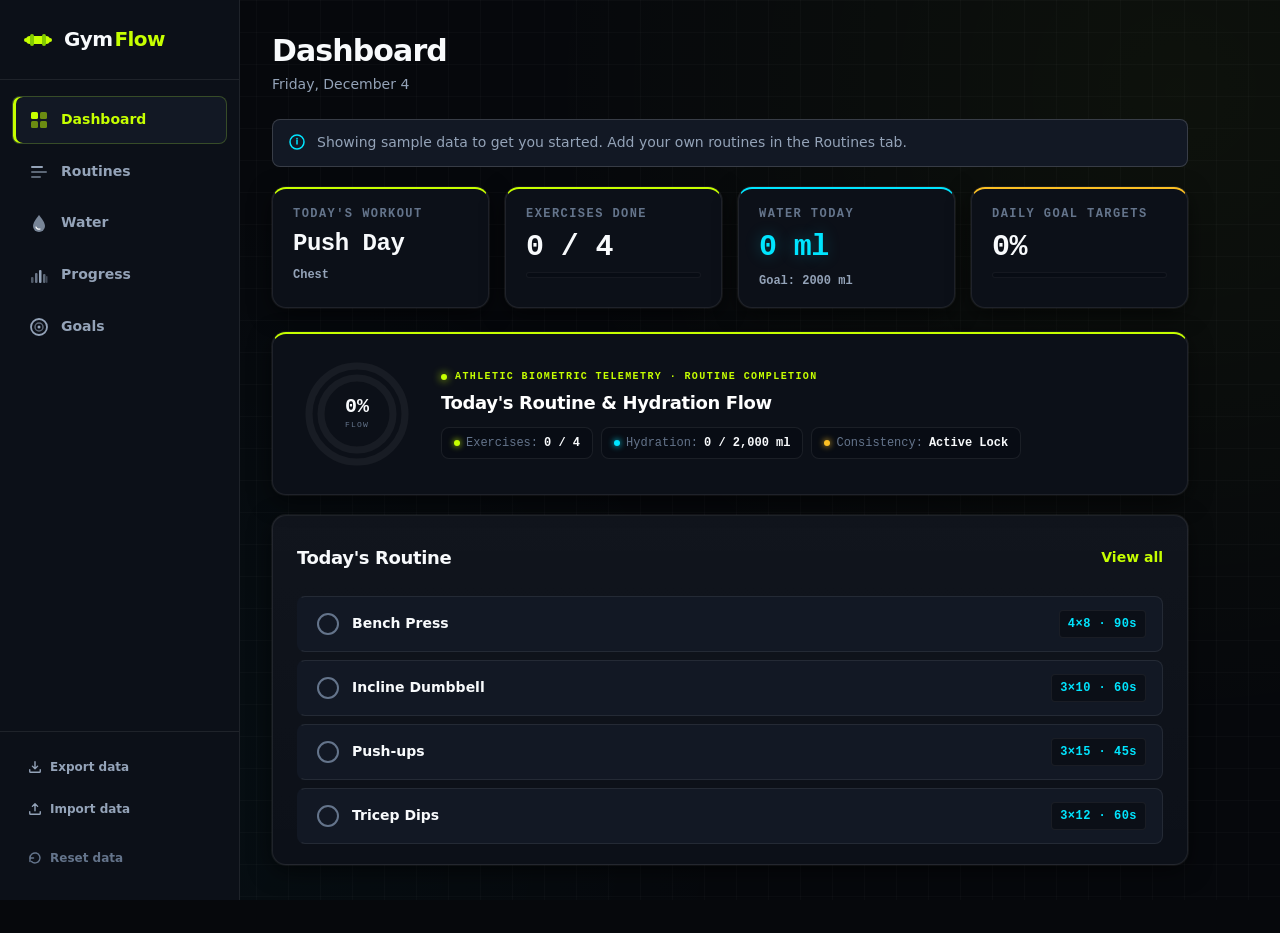
<file: index.html>
<!DOCTYPE html>
<html lang="en">
<head>
  <meta charset="UTF-8">
  <meta name="viewport" content="width=device-width, initial-scale=1.0">
  <title>GymFlow – Daily Fitness Dashboard</title>
  <link rel="stylesheet" href="styles.css">
</head>
<body>

<!-- Skip link for keyboard/screen-reader users -->
<a class="skip-link" href="#main-content">Skip to main content</a>

<!-- ===== SIDEBAR NAV (desktop) ===== -->
<nav class="sidebar" aria-label="Main navigation">
  <div class="sidebar-brand">
    <svg class="brand-icon" width="28" height="28" viewBox="0 0 28 28" aria-hidden="true" focusable="false">
      <rect x="2" y="10" width="24" height="8" rx="4" fill="var(--color-primary)"/>
      <rect x="0" y="12" width="4" height="4" rx="2" fill="var(--color-primary)"/>
      <rect x="24" y="12" width="4" height="4" rx="2" fill="var(--color-primary)"/>
      <rect x="6" y="8" width="4" height="12" rx="2" fill="var(--color-primary-dark)"/>
      <rect x="18" y="8" width="4" height="12" rx="2" fill="var(--color-primary-dark)"/>
    </svg>
    <span class="brand-name">Gym<span>Flow</span></span>
  </div>

  <ul class="nav-list" role="list">
    <li>
      <a href="#dashboard" class="nav-link" data-view="dashboard" aria-current="page">
        <svg class="nav-icon" width="20" height="20" viewBox="0 0 20 20" aria-hidden="true" focusable="false">
          <rect x="2" y="2" width="7" height="7" rx="1.5" fill="currentColor"/>
          <rect x="11" y="2" width="7" height="7" rx="1.5" fill="currentColor" opacity="0.5"/>
          <rect x="2" y="11" width="7" height="7" rx="1.5" fill="currentColor" opacity="0.5"/>
          <rect x="11" y="11" width="7" height="7" rx="1.5" fill="currentColor" opacity="0.5"/>
        </svg>
        Dashboard
      </a>
    </li>
    <li>
      <a href="#routines" class="nav-link" data-view="routines">
        <svg class="nav-icon" width="20" height="20" viewBox="0 0 20 20" aria-hidden="true" focusable="false">
          <rect x="2" y="4" width="12" height="2" rx="1" fill="currentColor"/>
          <rect x="2" y="9" width="16" height="2" rx="1" fill="currentColor" opacity="0.6"/>
          <rect x="2" y="14" width="10" height="2" rx="1" fill="currentColor" opacity="0.6"/>
        </svg>
        Routines
      </a>
    </li>
    <li>
      <a href="#water" class="nav-link" data-view="water">
        <svg class="nav-icon" width="20" height="20" viewBox="0 0 20 20" aria-hidden="true" focusable="false">
          <path d="M10 2 C10 2 4 9 4 13 a6 6 0 0 0 12 0 C16 9 10 2 10 2Z" fill="currentColor" opacity="0.8"/>
          <path d="M7 14 a3 3 0 0 0 4 2" stroke="white" stroke-width="1.2" fill="none" stroke-linecap="round"/>
        </svg>
        Water
      </a>
    </li>
    <li>
      <a href="#weekly" class="nav-link" data-view="weekly">
        <svg class="nav-icon" width="20" height="20" viewBox="0 0 20 20" aria-hidden="true" focusable="false">
          <rect x="2" y="12" width="2.5" height="6" rx="1" fill="currentColor" opacity="0.5"/>
          <rect x="6" y="8" width="2.5" height="10" rx="1" fill="currentColor" opacity="0.7"/>
          <rect x="10" y="5" width="2.5" height="13" rx="1" fill="currentColor"/>
          <rect x="14" y="9" width="2.5" height="9" rx="1" fill="currentColor" opacity="0.6"/>
          <rect x="17" y="11" width="1.5" height="7" rx="0.75" fill="currentColor" opacity="0.4"/>
        </svg>
        Progress
      </a>
    </li>
    <li>
      <a href="#goals" class="nav-link" data-view="goals">
        <svg class="nav-icon" width="20" height="20" viewBox="0 0 20 20" aria-hidden="true" focusable="false">
          <circle cx="10" cy="10" r="8" fill="none" stroke="currentColor" stroke-width="1.8"/>
          <circle cx="10" cy="10" r="4" fill="none" stroke="currentColor" stroke-width="1.5" opacity="0.6"/>
          <circle cx="10" cy="10" r="1.5" fill="currentColor"/>
        </svg>
        Goals
      </a>
    </li>
  </ul>

  <div class="sidebar-footer">
    <div class="sidebar-footer-actions">
      <button class="btn-sidebar-action" id="btn-export-data" type="button" aria-label="Export all data to JSON backup file">
        <svg width="14" height="14" viewBox="0 0 16 16" fill="none" aria-hidden="true">
          <path d="M8 2v8m0 0l-3-3m3 3l3-3" stroke="currentColor" stroke-width="1.6" stroke-linecap="round" stroke-linejoin="round"/>
          <path d="M2 11v2a1 1 0 001 1h10a1 1 0 001-1v-2" stroke="currentColor" stroke-width="1.6" stroke-linecap="round"/>
        </svg>
        Export data
      </button>
      <button class="btn-sidebar-action" id="btn-import-data" type="button" aria-label="Import data from JSON backup file">
        <svg width="14" height="14" viewBox="0 0 16 16" fill="none" aria-hidden="true">
          <path d="M8 10V2m0 0L5 5m3-3l3 3" stroke="currentColor" stroke-width="1.6" stroke-linecap="round" stroke-linejoin="round"/>
          <path d="M2 11v2a1 1 0 001 1h10a1 1 0 001-1v-2" stroke="currentColor" stroke-width="1.6" stroke-linecap="round"/>
        </svg>
        Import data
      </button>
    </div>
    <button class="btn-reset-data" id="btn-reset" type="button"
            aria-label="Reset all data to sample data">
      <svg width="14" height="14" viewBox="0 0 14 14" aria-hidden="true" focusable="false">
        <path d="M2 7 a5 5 0 1 1 1.5 3.5" stroke="currentColor" stroke-width="1.5" fill="none" stroke-linecap="round"/>
        <path d="M2 10.5 L2 7 L5.5 7" stroke="currentColor" stroke-width="1.5" fill="none" stroke-linecap="round" stroke-linejoin="round"/>
      </svg>
      Reset data
    </button>
  </div>
</nav>

<!-- ===== BOTTOM NAV (mobile) ===== -->
<nav class="bottom-nav" aria-label="Main navigation">
  <a href="#dashboard" class="bottom-nav-link" data-view="dashboard" aria-current="page" aria-label="Dashboard">
    <svg width="22" height="22" viewBox="0 0 20 20" aria-hidden="true" focusable="false">
      <rect x="2" y="2" width="7" height="7" rx="1.5" fill="currentColor"/>
      <rect x="11" y="2" width="7" height="7" rx="1.5" fill="currentColor" opacity="0.5"/>
      <rect x="2" y="11" width="7" height="7" rx="1.5" fill="currentColor" opacity="0.5"/>
      <rect x="11" y="11" width="7" height="7" rx="1.5" fill="currentColor" opacity="0.5"/>
    </svg>
    <span>Dashboard</span>
  </a>
  <a href="#routines" class="bottom-nav-link" data-view="routines" aria-label="Routines">
    <svg width="22" height="22" viewBox="0 0 20 20" aria-hidden="true" focusable="false">
      <rect x="2" y="4" width="12" height="2" rx="1" fill="currentColor"/>
      <rect x="2" y="9" width="16" height="2" rx="1" fill="currentColor" opacity="0.6"/>
      <rect x="2" y="14" width="10" height="2" rx="1" fill="currentColor" opacity="0.6"/>
    </svg>
    <span>Routines</span>
  </a>
  <a href="#water" class="bottom-nav-link" data-view="water" aria-label="Water tracker">
    <svg width="22" height="22" viewBox="0 0 20 20" aria-hidden="true" focusable="false">
      <path d="M10 2 C10 2 4 9 4 13 a6 6 0 0 0 12 0 C16 9 10 2 10 2Z" fill="currentColor" opacity="0.8"/>
    </svg>
    <span>Water</span>
  </a>
  <a href="#weekly" class="bottom-nav-link" data-view="weekly" aria-label="Weekly progress">
    <svg width="22" height="22" viewBox="0 0 20 20" aria-hidden="true" focusable="false">
      <rect x="2" y="12" width="2.5" height="6" rx="1" fill="currentColor" opacity="0.5"/>
      <rect x="6" y="8" width="2.5" height="10" rx="1" fill="currentColor" opacity="0.7"/>
      <rect x="10" y="5" width="2.5" height="13" rx="1" fill="currentColor"/>
      <rect x="14" y="9" width="2.5" height="9" rx="1" fill="currentColor" opacity="0.6"/>
    </svg>
    <span>Progress</span>
  </a>
  <a href="#goals" class="bottom-nav-link" data-view="goals" aria-label="Goals">
    <svg width="22" height="22" viewBox="0 0 20 20" aria-hidden="true" focusable="false">
      <circle cx="10" cy="10" r="8" fill="none" stroke="currentColor" stroke-width="1.8"/>
      <circle cx="10" cy="10" r="4" fill="none" stroke="currentColor" stroke-width="1.5" opacity="0.6"/>
      <circle cx="10" cy="10" r="1.5" fill="currentColor"/>
    </svg>
    <span>Goals</span>
  </a>
</nav>

<!-- ===== MAIN CONTENT ===== -->
<main id="main-content" class="main-content">

  <!-- Accessible storage error banner -->
  <div id="storage-error-banner" class="storage-error-banner" role="alert" aria-live="assertive" hidden>
    <svg width="16" height="16" viewBox="0 0 16 16" aria-hidden="true" focusable="false">
      <circle cx="8" cy="8" r="7" fill="none" stroke="currentColor" stroke-width="1.5"/>
      <line x1="8" y1="4" x2="8" y2="9" stroke="currentColor" stroke-width="1.5" stroke-linecap="round"/>
      <circle cx="8" cy="11.5" r="0.8" fill="currentColor"/>
    </svg>
    <span>Unable to save changes. Your browser storage may be full or disabled.</span>
  </div>

  <!-- ── DASHBOARD VIEW ── -->
  <section id="view-dashboard" class="view" aria-labelledby="heading-dashboard">
    <header class="view-header">
      <div>
        <h1 id="heading-dashboard">Dashboard</h1>
        <p class="view-subtitle" id="dashboard-date"></p>
      </div>
    </header>

    <div id="sample-banner" class="sample-banner" role="note" hidden>
      <svg width="16" height="16" viewBox="0 0 16 16" aria-hidden="true" focusable="false">
        <circle cx="8" cy="8" r="7" fill="none" stroke="currentColor" stroke-width="1.5"/>
        <line x1="8" y1="6" x2="8" y2="10" stroke="currentColor" stroke-width="1.5" stroke-linecap="round"/>
        <circle cx="8" cy="4.5" r="0.8" fill="currentColor"/>
      </svg>
      Showing sample data to get you started. Add your own routines in the Routines tab.
    </div>

    <!-- Stat cards row -->
    <div class="stat-grid" role="list" aria-label="Today's stats">
      <div class="stat-card" role="listitem">
        <div class="stat-label">Today's Workout</div>
        <div class="stat-value" id="stat-workout-name">–</div>
        <div class="stat-sub" id="stat-workout-category">–</div>
      </div>
      <div class="stat-card" role="listitem" aria-label="Today's routine exercises completed">
        <div class="stat-label">Exercises Done</div>
        <div class="stat-value" id="stat-exercises-done">0 / 0</div>
        <div class="progress-bar-track" aria-hidden="true">
          <div class="progress-bar-fill" id="progress-exercises" style="width:0%"></div>
        </div>
      </div>
      <div class="stat-card" role="listitem" aria-label="Today's water intake">
        <div class="stat-label">Water Today</div>
        <div class="stat-value" id="stat-water">0 ml</div>
        <div class="stat-sub" id="stat-water-goal">Goal: 2000 ml</div>
      </div>
      <div class="stat-card" role="listitem" aria-label="Daily Goal Targets: composite progress of configured daily target exercises and water">
        <div class="stat-label">Daily Goal Targets</div>
        <div class="stat-value" id="stat-goal-pct">0%</div>
        <div class="progress-bar-track" aria-hidden="true">
          <div class="progress-bar-fill" id="progress-goal" style="width:0%"></div>
        </div>
      </div>
    </div>

    <!-- Milestone Celebration Banner (Shows when daily goal is reached) -->
    <div id="milestone-banner" class="milestone-banner" role="status" aria-live="polite" hidden>
      <div class="milestone-icon" aria-hidden="true">🔥</div>
      <div class="milestone-text">
        <span class="milestone-title">DAILY MISSION COMPLETE</span>
        <span class="milestone-subtitle">100% of today's target exercise volume &amp; hydration accomplished!</span>
      </div>
      <button type="button" class="milestone-close" id="btn-milestone-close" aria-label="Dismiss celebration">✕</button>
    </div>

    <!-- Concentric Biometric Flow HUD Card -->
    <div class="card concentric-flow-card" id="card-concentric-flow" aria-label="Today's Routine and Hydration Flow HUD">
      <div class="concentric-flow-layout">
        <div class="concentric-ring-wrapper" aria-hidden="true">
          <svg class="concentric-progress-svg" width="120" height="120" viewBox="0 0 120 120">
            <!-- Outer Ring: Exercises (r=48, circumference=301.6) -->
            <circle cx="60" cy="60" r="48" class="concentric-track" />
            <circle cx="60" cy="60" r="48" class="concentric-fill concentric-fill-exercises" id="ring-exercises-fill" stroke-dasharray="302" stroke-dashoffset="302" />
            <!-- Inner Ring: Hydration (r=36, circumference=226.2) -->
            <circle cx="60" cy="60" r="36" class="concentric-track" />
            <circle cx="60" cy="60" r="36" class="concentric-fill concentric-fill-water" id="ring-water-fill" stroke-dasharray="226" stroke-dashoffset="226" />
          </svg>
          <div class="concentric-center-stat">
            <span class="concentric-pct-val" id="concentric-pct-display">0%</span>
            <span class="concentric-pct-sub">FLOW</span>
          </div>
        </div>
        <div class="concentric-flow-meta">
          <div class="flow-meta-top">
            <span class="meta-live-dot" aria-hidden="true"></span>
            <span class="flow-kicker">ATHLETIC BIOMETRIC TELEMETRY · ROUTINE COMPLETION</span>
          </div>
          <h3 class="flow-headline">Today's Routine &amp; Hydration Flow</h3>
          <div class="flow-indicators">
            <div class="flow-pill flow-pill-exercises">
              <span class="pill-dot lime"></span>
              <span class="pill-name">Exercises:</span>
              <span class="pill-stat" id="flow-stat-exercises">0 / 0</span>
            </div>
            <div class="flow-pill flow-pill-water">
              <span class="pill-dot cyan"></span>
              <span class="pill-name">Hydration:</span>
              <span class="pill-stat" id="flow-stat-water">0 / 2,000 ml</span>
            </div>
            <div class="flow-pill flow-pill-streak">
              <span class="pill-dot amber"></span>
              <span class="pill-name">Consistency:</span>
              <span class="pill-stat text-warning" id="flow-stat-streak">Active Lock</span>
            </div>
          </div>
        </div>
      </div>
    </div>

    <!-- Today's routine summary -->
    <div class="card" id="dashboard-routine-card">
      <div class="card-header">
        <h2 class="card-title">Today's Routine</h2>
        <a href="#routines" class="link-btn" data-view="routines">View all</a>
      </div>
      <div id="dashboard-routine-body">
        <div class="empty-state" id="dashboard-empty">
          <svg width="48" height="48" viewBox="0 0 48 48" aria-hidden="true" focusable="false">
            <rect x="8" y="12" width="32" height="28" rx="4" fill="none" stroke="var(--color-text-muted)" stroke-width="2"/>
            <line x1="14" y1="20" x2="34" y2="20" stroke="var(--color-text-muted)" stroke-width="2" stroke-linecap="round"/>
            <line x1="14" y1="27" x2="28" y2="27" stroke="var(--color-text-muted)" stroke-width="2" stroke-linecap="round"/>
            <line x1="14" y1="34" x2="22" y2="34" stroke="var(--color-text-muted)" stroke-width="2" stroke-linecap="round"/>
          </svg>
          <p>No routine scheduled for today.</p>
          <a href="#routines" class="btn btn-primary" data-view="routines">Create a routine</a>
        </div>
        <ul class="exercise-list" id="dashboard-exercise-list" aria-label="Today's exercises"></ul>
      </div>
    </div>
  </section>

  <!-- ── ROUTINES VIEW ── -->
  <section id="view-routines" class="view" hidden aria-labelledby="heading-routines">
    <header class="view-header">
      <h1 id="heading-routines">Routines</h1>
      <button class="btn btn-primary" id="btn-add-routine" type="button">
        <svg width="16" height="16" viewBox="0 0 16 16" aria-hidden="true" focusable="false">
          <line x1="8" y1="2" x2="8" y2="14" stroke="currentColor" stroke-width="2" stroke-linecap="round"/>
          <line x1="2" y1="8" x2="14" y2="8" stroke="currentColor" stroke-width="2" stroke-linecap="round"/>
        </svg>
        Add Routine
      </button>
    </header>

    <!-- Muscle group category filter -->
    <div class="category-filters" role="group" aria-label="Filter routines by muscle group">
      <button type="button" class="filter-pill active" data-filter="all">All Muscle Groups</button>
      <button type="button" class="filter-pill" data-filter="chest">Chest</button>
      <button type="button" class="filter-pill" data-filter="back">Back</button>
      <button type="button" class="filter-pill" data-filter="legs">Legs</button>
      <button type="button" class="filter-pill" data-filter="shoulders">Shoulders</button>
      <button type="button" class="filter-pill" data-filter="arms">Arms</button>
      <button type="button" class="filter-pill" data-filter="cardio">Cardio</button>
    </div>

    <div id="routines-list" role="list" aria-label="Workout routines"></div>

    <div class="empty-state" id="routines-empty" hidden>
      <svg width="48" height="48" viewBox="0 0 48 48" aria-hidden="true" focusable="false">
        <rect x="6" y="14" width="36" height="24" rx="4" fill="none" stroke="var(--color-text-muted)" stroke-width="2"/>
        <line x1="6" y1="20" x2="42" y2="20" stroke="var(--color-text-muted)" stroke-width="1.5"/>
        <line x1="22" y1="14" x2="22" y2="38" stroke="var(--color-text-muted)" stroke-width="1.5"/>
      </svg>
      <p>No routines yet. Create your first workout routine.</p>
      <button class="btn btn-primary" id="btn-add-routine-empty" type="button">Create Routine</button>
    </div>
  </section>

  <!-- ── WATER VIEW ── -->
  <section id="view-water" class="view" hidden aria-labelledby="heading-water">
    <header class="view-header">
      <h1 id="heading-water">Water Tracker</h1>
    </header>

    <div class="card water-goal-card">
      <div class="fluid-wave-reservoir" id="water-fluid-reservoir" aria-hidden="true">
        <div class="fluid-wave-fill" id="water-fluid-fill" style="height: 0%;">
          <div class="fluid-wave-ripple"></div>
        </div>
      </div>
      <div class="water-goal-display" aria-live="polite" aria-label="Water intake progress">
        <div class="water-big-num" id="water-total-display">0</div>
        <div class="water-unit">ml</div>
        <div class="water-goal-label">of <span id="water-goal-display">2000</span> ml goal</div>
      </div>
      <div class="progress-bar-track water-progress-track" aria-hidden="true">
        <div class="progress-bar-fill" id="water-progress-bar" style="width:0%"></div>
      </div>
      <div class="water-actions">
        <div class="form-row">
          <label for="water-amount-input" class="sr-only">Water amount in ml</label>
          <input type="number" id="water-amount-input" class="input"
                 placeholder="Amount (ml)" min="1" max="2000"
                 aria-label="Water amount in millilitres">
          <button class="btn btn-primary" id="btn-add-water" type="button">Add</button>
        </div>
        <div id="water-input-error" class="field-error" role="alert" aria-live="assertive" hidden></div>
        <div class="quick-add-row" aria-label="Quick add water">
          <button class="btn btn-secondary quick-add" data-ml="150" type="button">+150 ml</button>
          <button class="btn btn-secondary quick-add" data-ml="250" type="button">+250 ml</button>
          <button class="btn btn-secondary quick-add" data-ml="500" type="button">+500 ml</button>
        </div>
      </div>
    </div>

    <div class="card">
      <div class="card-header">
        <h2 class="card-title">Today's Entries</h2>
        <div class="water-goal-edit">
          <label for="water-goal-input" class="label-inline">Daily goal:</label>
          <input type="number" id="water-goal-input" class="input input-sm"
                 min="100" max="10000" aria-label="Daily water goal in ml">
          <span class="input-unit">ml</span>
          <button class="btn btn-secondary btn-sm" id="btn-save-water-goal" type="button">Save</button>
        </div>
      </div>
      <div id="water-goal-error" class="field-error" role="alert" aria-live="assertive" hidden></div>
      <ul class="water-entries-list" id="water-entries-list" aria-label="Water entries" aria-live="polite"></ul>
      <div class="empty-state empty-state-sm" id="water-empty" hidden>
        <p>No entries yet. Add your first glass of water above.</p>
      </div>
    </div>
  </section>

  <!-- ── WEEKLY PROGRESS VIEW ── -->
  <section id="view-weekly" class="view" hidden aria-labelledby="heading-weekly">
    <header class="view-header">
      <h1 id="heading-weekly">Weekly Progress</h1>
    </header>

    <div class="card">
      <h2 class="card-title">Workout Completion — Last 7 Days</h2>
      <p class="card-subtitle">Each bar shows the percentage of exercises completed on that day.</p>
      <div class="chart-wrapper" aria-label="Weekly workout completion bar chart">
        <svg id="weekly-chart" viewBox="0 0 560 220" role="img"
             aria-labelledby="weekly-chart-title weekly-chart-desc">
          <title id="weekly-chart-title">Weekly workout completion</title>
          <desc id="weekly-chart-desc">Bar chart showing workout completion percentage for the past 7 days</desc>
        </svg>
      </div>
      <!-- Accessible data table fallback -->
      <details class="chart-table-details">
        <summary>View as table</summary>
        <table class="chart-table" id="weekly-chart-table" aria-label="Weekly completion data">
          <thead>
            <tr><th scope="col">Day</th><th scope="col">Completion %</th></tr>
          </thead>
          <tbody id="weekly-chart-table-body"></tbody>
        </table>
      </details>
    </div>

    <div class="card">
      <h2 class="card-title">This Week at a Glance</h2>
      <div class="weekly-stats-grid" id="weekly-stats-grid" role="list" aria-label="Weekly statistics"></div>
    </div>

    <!-- 28-Day Monthly Activity Heatmap -->
    <div class="card" id="card-monthly-heatmap">
      <div class="card-header">
        <div>
          <h2 class="card-title">28-Day Consistency Matrix</h2>
          <p class="card-subtitle">Calendar heatmap reflecting daily training density and completion history.</p>
        </div>
        <div class="heatmap-legend" aria-hidden="true">
          <span class="legend-cell level-0"></span><span class="legend-text">Rest</span>
          <span class="legend-cell level-1"></span><span class="legend-text">Partial</span>
          <span class="legend-cell level-2"></span><span class="legend-text">Full</span>
        </div>
      </div>
      <div class="heatmap-container" id="monthly-heatmap-container" role="region" aria-label="28-day activity heatmap">
        <div class="heatmap-grid" id="monthly-activity-heatmap"></div>
      </div>
      <div class="heatmap-tooltip" id="heatmap-tooltip" role="tooltip" aria-hidden="true" hidden></div>
    </div>

    <!-- Muscle Group Volume Distribution & Performance Symmetry Radar -->
    <div class="card" id="card-muscle-analytics">
      <div class="card-header">
        <div>
          <h2 class="card-title">Biomechanical Distribution &amp; Symmetry</h2>
          <p class="card-subtitle">Volume distribution across muscle groups and structural balance analysis based on current routines.</p>
        </div>
      </div>
      <div class="muscle-analytics-grid">
        <!-- Donut Chart -->
        <div class="analytics-subcard">
          <h3 class="analytics-subheading">Muscle Group Share</h3>
          <div class="donut-chart-wrapper">
            <svg id="chart-muscle-donut" class="donut-svg" viewBox="0 0 200 200" role="img" aria-label="Muscle group distribution donut chart">
              <title>Muscle Group Distribution</title>
            </svg>
            <div class="donut-center-info" id="donut-center-info">
              <span class="donut-total-count" id="donut-total-exercises">0</span>
              <span class="donut-total-label">EXERCISES</span>
            </div>
          </div>
          <div class="donut-legend" id="donut-legend" role="list" aria-label="Muscle group legend"></div>
        </div>
        <!-- Radar Chart -->
        <div class="analytics-subcard">
          <h3 class="analytics-subheading">Performance Symmetry Radar</h3>
          <div class="radar-chart-wrapper">
            <svg id="chart-muscle-radar" class="radar-svg" viewBox="0 0 240 220" role="img" aria-label="Muscle balance radar chart">
              <title>Performance Symmetry Radar</title>
            </svg>
          </div>
          <div class="radar-metric-footer">
            <span class="radar-metric-label">STRUCTURAL BALANCE:</span>
            <span class="radar-metric-val" id="radar-balance-score">OPTIMAL</span>
          </div>
        </div>
      </div>
    </div>

    <div class="card" id="card-workout-history">
      <h2 class="card-title">Recent Activity History</h2>
      <p class="card-subtitle">Daily workout completion and hydration log for the rolling week.</p>
      <div id="workout-history-list" class="workout-history-list" role="list" aria-label="Workout activity history"></div>
    </div>
  </section>

  <!-- ── GOALS VIEW ── -->
  <section id="view-goals" class="view" hidden aria-labelledby="heading-goals">
    <header class="view-header">
      <h1 id="heading-goals">Goals</h1>
    </header>

    <div class="card">
      <h2 class="card-title">Daily Goals</h2>
      <p class="card-subtitle">Set your daily targets. Progress is tracked on the dashboard.</p>
      <form id="goals-form" class="goals-form" novalidate aria-label="Daily goals form">
        <div class="form-group">
          <label for="goal-workouts" class="form-label">Workouts per day</label>
          <div class="form-row">
            <input type="number" id="goal-workouts" class="input" min="1" max="10"
                   aria-describedby="goal-workouts-hint">
            <span class="input-unit">sessions</span>
          </div>
          <p class="field-hint" id="goal-workouts-hint">1–10 sessions per day</p>
          <div class="field-error" id="goal-workouts-error" role="alert" aria-live="assertive" hidden></div>
        </div>

        <div class="form-group">
          <label for="goal-exercises" class="form-label">Exercises per day</label>
          <div class="form-row">
            <input type="number" id="goal-exercises" class="input" min="1" max="100"
                   aria-describedby="goal-exercises-hint">
            <span class="input-unit">exercises</span>
          </div>
          <p class="field-hint" id="goal-exercises-hint">1–100 exercises per day</p>
          <div class="field-error" id="goal-exercises-error" role="alert" aria-live="assertive" hidden></div>
        </div>

        <div class="form-group">
          <label for="goal-water" class="form-label">Water intake per day</label>
          <div class="form-row">
            <input type="number" id="goal-water" class="input" min="100" max="10000"
                   aria-describedby="goal-water-hint">
            <span class="input-unit">ml</span>
          </div>
          <p class="field-hint" id="goal-water-hint">100–10000 ml per day</p>
          <div class="field-error" id="goal-water-error" role="alert" aria-live="assertive" hidden></div>
        </div>

        <div class="form-actions">
          <button type="submit" class="btn btn-primary">Save Goals</button>
          <div class="form-success" id="goals-success" role="status" aria-live="polite" hidden>
            Goals saved!
          </div>
        </div>
      </form>
    </div>

    <div class="card">
      <h2 class="card-title">Today's Progress Toward Goals</h2>
      <div id="goals-progress-list" class="goals-progress-list"></div>
    </div>

    <div class="card" id="card-data-management">
      <h2 class="card-title">Data Backup &amp; Recovery</h2>
      <p class="card-subtitle">Export your routines, workout history, and personal fitness goals to a JSON backup file or restore from a previously exported file.</p>
      <div class="data-actions-row">
        <button type="button" class="btn btn-secondary" id="btn-export-data-goals">
          <svg width="16" height="16" viewBox="0 0 16 16" fill="none" aria-hidden="true" focusable="false">
            <path d="M8 2v8m0 0l-3-3m3 3l3-3" stroke="currentColor" stroke-width="1.8" stroke-linecap="round" stroke-linejoin="round"/>
            <path d="M2 11v2a1 1 0 001 1h10a1 1 0 001-1v-2" stroke="currentColor" stroke-width="1.8" stroke-linecap="round"/>
          </svg>
          Export Backup (.json)
        </button>
        <button type="button" class="btn btn-secondary" id="btn-import-data-goals">
          <svg width="16" height="16" viewBox="0 0 16 16" fill="none" aria-hidden="true" focusable="false">
            <path d="M8 10V2m0 0L5 5m3-3l3 3" stroke="currentColor" stroke-width="1.8" stroke-linecap="round" stroke-linejoin="round"/>
            <path d="M2 11v2a1 1 0 001 1h10a1 1 0 001-1v-2" stroke="currentColor" stroke-width="1.8" stroke-linecap="round"/>
          </svg>
          Import Backup (.json)
        </button>
        <input type="file" id="file-import-data" accept=".json,application/json" class="sr-only" aria-label="Upload JSON backup file">
      </div>
      <div id="data-feedback-msg" class="field-feedback" role="status" aria-live="polite" hidden></div>
    </div>
  </section>

</main>

<!-- ===== ROUTINE MODAL ===== -->
<div id="modal-routine" class="modal-backdrop" role="dialog" aria-modal="true"
     aria-labelledby="modal-routine-title" hidden>
  <div class="modal">
    <div class="modal-header">
      <h2 class="modal-title" id="modal-routine-title">New Routine</h2>
      <button class="modal-close" id="modal-close-routine" type="button" aria-label="Close dialog">
        <svg width="20" height="20" viewBox="0 0 20 20" aria-hidden="true" focusable="false">
          <line x1="4" y1="4" x2="16" y2="16" stroke="currentColor" stroke-width="2" stroke-linecap="round"/>
          <line x1="16" y1="4" x2="4" y2="16" stroke="currentColor" stroke-width="2" stroke-linecap="round"/>
        </svg>
      </button>
    </div>
    <div class="modal-body">
      <form id="routine-form" novalidate>
        <div class="form-group">
          <label for="routine-name" class="form-label">Routine name <span aria-hidden="true">*</span></label>
          <input type="text" id="routine-name" class="input" required
                 maxlength="60" aria-required="true" autocomplete="off"
                 aria-describedby="routine-name-error">
          <div class="field-error" id="routine-name-error" role="alert" aria-live="assertive" hidden></div>
        </div>

        <div class="form-group">
          <label for="routine-category" class="form-label">Category</label>
          <select id="routine-category" class="input select">
            <option value="chest">Chest</option>
            <option value="back">Back</option>
            <option value="legs">Legs</option>
            <option value="shoulders">Shoulders</option>
            <option value="arms">Arms</option>
            <option value="cardio">Cardio</option>
          </select>
        </div>

        <div class="form-group">
          <div class="exercises-header">
            <h3 class="form-label">Exercises</h3>
            <button type="button" class="btn btn-secondary btn-sm" id="btn-add-exercise">
              + Add Exercise
            </button>
          </div>
          <div id="exercises-fields" class="exercises-fields"></div>
          <div class="field-error" id="exercises-error" role="alert" aria-live="assertive" hidden></div>
        </div>

        <div class="modal-footer">
          <button type="button" class="btn btn-secondary" id="btn-cancel-routine">Cancel</button>
          <button type="submit" class="btn btn-primary" id="btn-save-routine">Save Routine</button>
        </div>
      </form>
    </div>
  </div>
</div>

<!-- ===== CONFIRM RESET MODAL ===== -->
<div id="modal-reset" class="modal-backdrop" role="dialog" aria-modal="true"
     aria-labelledby="modal-reset-title" hidden>
  <div class="modal modal-sm">
    <div class="modal-header">
      <h2 class="modal-title" id="modal-reset-title">Reset All Data?</h2>
      <button class="modal-close" id="modal-close-reset" type="button" aria-label="Close dialog">
        <svg width="20" height="20" viewBox="0 0 20 20" aria-hidden="true" focusable="false">
          <line x1="4" y1="4" x2="16" y2="16" stroke="currentColor" stroke-width="2" stroke-linecap="round"/>
          <line x1="16" y1="4" x2="4" y2="16" stroke="currentColor" stroke-width="2" stroke-linecap="round"/>
        </svg>
      </button>
    </div>
    <div class="modal-body">
      <p class="modal-message">This will permanently delete all your routines, water entries, and goal settings, and restore the sample data. This cannot be undone.</p>
      <div class="modal-footer">
        <button type="button" class="btn btn-secondary" id="btn-cancel-reset">Cancel</button>
        <button type="button" class="btn btn-danger" id="btn-confirm-reset">Reset Everything</button>
      </div>
    </div>
  </div>
</div>

<!-- ===== CONFIRM DELETE ROUTINE MODAL ===== -->
<div id="modal-delete-routine" class="modal-backdrop" role="dialog" aria-modal="true"
     aria-labelledby="modal-delete-routine-title" hidden>
  <div class="modal modal-sm">
    <div class="modal-header">
      <h2 class="modal-title" id="modal-delete-routine-title">Delete Routine?</h2>
      <button class="modal-close" id="modal-close-delete-routine" type="button" aria-label="Close dialog">
        <svg width="20" height="20" viewBox="0 0 20 20" aria-hidden="true" focusable="false">
          <line x1="4" y1="4" x2="16" y2="16" stroke="currentColor" stroke-width="2" stroke-linecap="round"/>
          <line x1="16" y1="4" x2="4" y2="16" stroke="currentColor" stroke-width="2" stroke-linecap="round"/>
        </svg>
      </button>
    </div>
    <div class="modal-body">
      <p class="modal-message" id="modal-delete-routine-msg">Are you sure you want to delete this routine? This cannot be undone.</p>
      <div class="modal-footer">
        <button type="button" class="btn btn-secondary" id="btn-cancel-delete-routine">Cancel</button>
        <button type="button" class="btn btn-danger" id="btn-confirm-delete-routine">Delete Routine</button>
      </div>
    </div>
  </div>
</div>

<script src="app.js"></script>
</body>
</html>
</file>
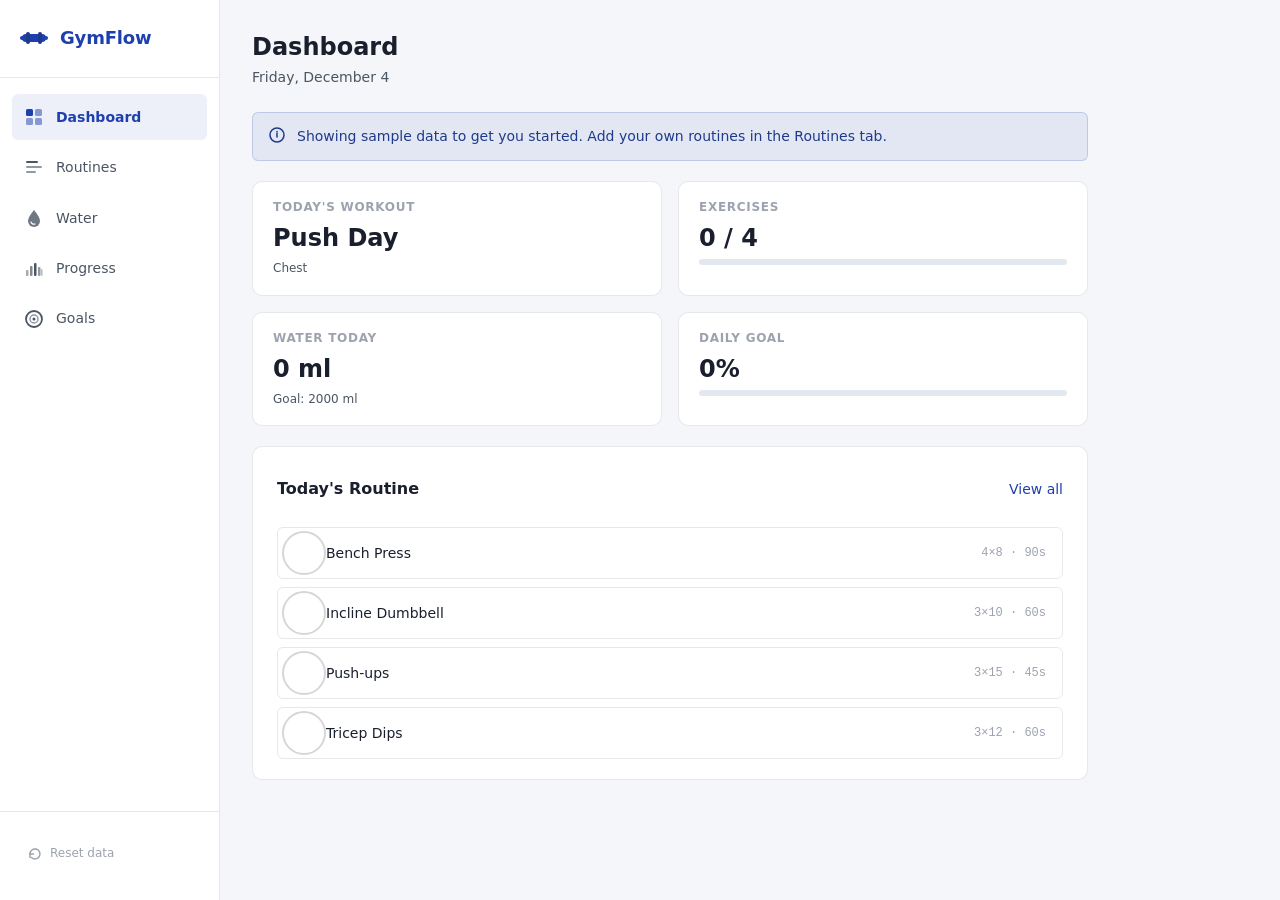
<file: backup/index.html>
<!DOCTYPE html>
<html lang="en">
<head>
  <meta charset="UTF-8">
  <meta name="viewport" content="width=device-width, initial-scale=1.0">
  <title>GymFlow – Daily Fitness Dashboard</title>
  <link rel="stylesheet" href="styles.css">
</head>
<body>

<!-- Skip link for keyboard/screen-reader users -->
<a class="skip-link" href="#main-content">Skip to main content</a>

<!-- ===== SIDEBAR NAV (desktop) ===== -->
<nav class="sidebar" aria-label="Main navigation">
  <div class="sidebar-brand">
    <svg class="brand-icon" width="28" height="28" viewBox="0 0 28 28" aria-hidden="true" focusable="false">
      <rect x="2" y="10" width="24" height="8" rx="4" fill="var(--color-primary)"/>
      <rect x="0" y="12" width="4" height="4" rx="2" fill="var(--color-primary)"/>
      <rect x="24" y="12" width="4" height="4" rx="2" fill="var(--color-primary)"/>
      <rect x="6" y="8" width="4" height="12" rx="2" fill="var(--color-primary-dark)"/>
      <rect x="18" y="8" width="4" height="12" rx="2" fill="var(--color-primary-dark)"/>
    </svg>
    <span class="brand-name">GymFlow</span>
  </div>

  <ul class="nav-list" role="list">
    <li>
      <a href="#dashboard" class="nav-link" data-view="dashboard" aria-current="page">
        <svg class="nav-icon" width="20" height="20" viewBox="0 0 20 20" aria-hidden="true" focusable="false">
          <rect x="2" y="2" width="7" height="7" rx="1.5" fill="currentColor"/>
          <rect x="11" y="2" width="7" height="7" rx="1.5" fill="currentColor" opacity="0.5"/>
          <rect x="2" y="11" width="7" height="7" rx="1.5" fill="currentColor" opacity="0.5"/>
          <rect x="11" y="11" width="7" height="7" rx="1.5" fill="currentColor" opacity="0.5"/>
        </svg>
        Dashboard
      </a>
    </li>
    <li>
      <a href="#routines" class="nav-link" data-view="routines">
        <svg class="nav-icon" width="20" height="20" viewBox="0 0 20 20" aria-hidden="true" focusable="false">
          <rect x="2" y="4" width="12" height="2" rx="1" fill="currentColor"/>
          <rect x="2" y="9" width="16" height="2" rx="1" fill="currentColor" opacity="0.6"/>
          <rect x="2" y="14" width="10" height="2" rx="1" fill="currentColor" opacity="0.6"/>
        </svg>
        Routines
      </a>
    </li>
    <li>
      <a href="#water" class="nav-link" data-view="water">
        <svg class="nav-icon" width="20" height="20" viewBox="0 0 20 20" aria-hidden="true" focusable="false">
          <path d="M10 2 C10 2 4 9 4 13 a6 6 0 0 0 12 0 C16 9 10 2 10 2Z" fill="currentColor" opacity="0.8"/>
          <path d="M7 14 a3 3 0 0 0 4 2" stroke="white" stroke-width="1.2" fill="none" stroke-linecap="round"/>
        </svg>
        Water
      </a>
    </li>
    <li>
      <a href="#weekly" class="nav-link" data-view="weekly">
        <svg class="nav-icon" width="20" height="20" viewBox="0 0 20 20" aria-hidden="true" focusable="false">
          <rect x="2" y="12" width="2.5" height="6" rx="1" fill="currentColor" opacity="0.5"/>
          <rect x="6" y="8" width="2.5" height="10" rx="1" fill="currentColor" opacity="0.7"/>
          <rect x="10" y="5" width="2.5" height="13" rx="1" fill="currentColor"/>
          <rect x="14" y="9" width="2.5" height="9" rx="1" fill="currentColor" opacity="0.6"/>
          <rect x="17" y="11" width="1.5" height="7" rx="0.75" fill="currentColor" opacity="0.4"/>
        </svg>
        Progress
      </a>
    </li>
    <li>
      <a href="#goals" class="nav-link" data-view="goals">
        <svg class="nav-icon" width="20" height="20" viewBox="0 0 20 20" aria-hidden="true" focusable="false">
          <circle cx="10" cy="10" r="8" fill="none" stroke="currentColor" stroke-width="1.8"/>
          <circle cx="10" cy="10" r="4" fill="none" stroke="currentColor" stroke-width="1.5" opacity="0.6"/>
          <circle cx="10" cy="10" r="1.5" fill="currentColor"/>
        </svg>
        Goals
      </a>
    </li>
  </ul>

  <div class="sidebar-footer">
    <button class="btn-reset-data" id="btn-reset" type="button"
            aria-label="Reset all data to sample data">
      <svg width="14" height="14" viewBox="0 0 14 14" aria-hidden="true" focusable="false">
        <path d="M2 7 a5 5 0 1 1 1.5 3.5" stroke="currentColor" stroke-width="1.5" fill="none" stroke-linecap="round"/>
        <path d="M2 10.5 L2 7 L5.5 7" stroke="currentColor" stroke-width="1.5" fill="none" stroke-linecap="round" stroke-linejoin="round"/>
      </svg>
      Reset data
    </button>
  </div>
</nav>

<!-- ===== BOTTOM NAV (mobile) ===== -->
<nav class="bottom-nav" aria-label="Main navigation">
  <a href="#dashboard" class="bottom-nav-link" data-view="dashboard" aria-current="page" aria-label="Dashboard">
    <svg width="22" height="22" viewBox="0 0 20 20" aria-hidden="true" focusable="false">
      <rect x="2" y="2" width="7" height="7" rx="1.5" fill="currentColor"/>
      <rect x="11" y="2" width="7" height="7" rx="1.5" fill="currentColor" opacity="0.5"/>
      <rect x="2" y="11" width="7" height="7" rx="1.5" fill="currentColor" opacity="0.5"/>
      <rect x="11" y="11" width="7" height="7" rx="1.5" fill="currentColor" opacity="0.5"/>
    </svg>
    <span>Dashboard</span>
  </a>
  <a href="#routines" class="bottom-nav-link" data-view="routines" aria-label="Routines">
    <svg width="22" height="22" viewBox="0 0 20 20" aria-hidden="true" focusable="false">
      <rect x="2" y="4" width="12" height="2" rx="1" fill="currentColor"/>
      <rect x="2" y="9" width="16" height="2" rx="1" fill="currentColor" opacity="0.6"/>
      <rect x="2" y="14" width="10" height="2" rx="1" fill="currentColor" opacity="0.6"/>
    </svg>
    <span>Routines</span>
  </a>
  <a href="#water" class="bottom-nav-link" data-view="water" aria-label="Water tracker">
    <svg width="22" height="22" viewBox="0 0 20 20" aria-hidden="true" focusable="false">
      <path d="M10 2 C10 2 4 9 4 13 a6 6 0 0 0 12 0 C16 9 10 2 10 2Z" fill="currentColor" opacity="0.8"/>
    </svg>
    <span>Water</span>
  </a>
  <a href="#weekly" class="bottom-nav-link" data-view="weekly" aria-label="Weekly progress">
    <svg width="22" height="22" viewBox="0 0 20 20" aria-hidden="true" focusable="false">
      <rect x="2" y="12" width="2.5" height="6" rx="1" fill="currentColor" opacity="0.5"/>
      <rect x="6" y="8" width="2.5" height="10" rx="1" fill="currentColor" opacity="0.7"/>
      <rect x="10" y="5" width="2.5" height="13" rx="1" fill="currentColor"/>
      <rect x="14" y="9" width="2.5" height="9" rx="1" fill="currentColor" opacity="0.6"/>
    </svg>
    <span>Progress</span>
  </a>
  <a href="#goals" class="bottom-nav-link" data-view="goals" aria-label="Goals">
    <svg width="22" height="22" viewBox="0 0 20 20" aria-hidden="true" focusable="false">
      <circle cx="10" cy="10" r="8" fill="none" stroke="currentColor" stroke-width="1.8"/>
      <circle cx="10" cy="10" r="4" fill="none" stroke="currentColor" stroke-width="1.5" opacity="0.6"/>
      <circle cx="10" cy="10" r="1.5" fill="currentColor"/>
    </svg>
    <span>Goals</span>
  </a>
</nav>

<!-- ===== MAIN CONTENT ===== -->
<main id="main-content" class="main-content">

  <!-- ── DASHBOARD VIEW ── -->
  <section id="view-dashboard" class="view" aria-labelledby="heading-dashboard">
    <header class="view-header">
      <div>
        <h1 id="heading-dashboard">Dashboard</h1>
        <p class="view-subtitle" id="dashboard-date"></p>
      </div>
    </header>

    <div id="sample-banner" class="sample-banner" role="note" hidden>
      <svg width="16" height="16" viewBox="0 0 16 16" aria-hidden="true" focusable="false">
        <circle cx="8" cy="8" r="7" fill="none" stroke="currentColor" stroke-width="1.5"/>
        <line x1="8" y1="6" x2="8" y2="10" stroke="currentColor" stroke-width="1.5" stroke-linecap="round"/>
        <circle cx="8" cy="4.5" r="0.8" fill="currentColor"/>
      </svg>
      Showing sample data to get you started. Add your own routines in the Routines tab.
    </div>

    <!-- Stat cards row -->
    <div class="stat-grid" role="list" aria-label="Today's stats">
      <div class="stat-card" role="listitem">
        <div class="stat-label">Today's Workout</div>
        <div class="stat-value" id="stat-workout-name">–</div>
        <div class="stat-sub" id="stat-workout-category">–</div>
      </div>
      <div class="stat-card" role="listitem">
        <div class="stat-label">Exercises</div>
        <div class="stat-value" id="stat-exercises-done">0 / 0</div>
        <div class="progress-bar-track" aria-hidden="true">
          <div class="progress-bar-fill" id="progress-exercises" style="width:0%"></div>
        </div>
      </div>
      <div class="stat-card" role="listitem">
        <div class="stat-label">Water Today</div>
        <div class="stat-value" id="stat-water">0 ml</div>
        <div class="stat-sub" id="stat-water-goal">Goal: 2000 ml</div>
      </div>
      <div class="stat-card" role="listitem">
        <div class="stat-label">Daily Goal</div>
        <div class="stat-value" id="stat-goal-pct">0%</div>
        <div class="progress-bar-track" aria-hidden="true">
          <div class="progress-bar-fill" id="progress-goal" style="width:0%"></div>
        </div>
      </div>
    </div>

    <!-- Today's routine summary -->
    <div class="card" id="dashboard-routine-card">
      <div class="card-header">
        <h2 class="card-title">Today's Routine</h2>
        <a href="#routines" class="link-btn" data-view="routines">View all</a>
      </div>
      <div id="dashboard-routine-body">
        <div class="empty-state" id="dashboard-empty">
          <svg width="48" height="48" viewBox="0 0 48 48" aria-hidden="true" focusable="false">
            <rect x="8" y="12" width="32" height="28" rx="4" fill="none" stroke="var(--color-text-muted)" stroke-width="2"/>
            <line x1="14" y1="20" x2="34" y2="20" stroke="var(--color-text-muted)" stroke-width="2" stroke-linecap="round"/>
            <line x1="14" y1="27" x2="28" y2="27" stroke="var(--color-text-muted)" stroke-width="2" stroke-linecap="round"/>
            <line x1="14" y1="34" x2="22" y2="34" stroke="var(--color-text-muted)" stroke-width="2" stroke-linecap="round"/>
          </svg>
          <p>No routine scheduled for today.</p>
          <a href="#routines" class="btn btn-primary" data-view="routines">Create a routine</a>
        </div>
        <ul class="exercise-list" id="dashboard-exercise-list" aria-label="Today's exercises"></ul>
      </div>
    </div>
  </section>

  <!-- ── ROUTINES VIEW ── -->
  <section id="view-routines" class="view" hidden aria-labelledby="heading-routines">
    <header class="view-header">
      <h1 id="heading-routines">Routines</h1>
      <button class="btn btn-primary" id="btn-add-routine" type="button">
        <svg width="16" height="16" viewBox="0 0 16 16" aria-hidden="true" focusable="false">
          <line x1="8" y1="2" x2="8" y2="14" stroke="currentColor" stroke-width="2" stroke-linecap="round"/>
          <line x1="2" y1="8" x2="14" y2="8" stroke="currentColor" stroke-width="2" stroke-linecap="round"/>
        </svg>
        Add Routine
      </button>
    </header>

    <div id="routines-list" role="list" aria-label="Workout routines"></div>

    <div class="empty-state" id="routines-empty" hidden>
      <svg width="48" height="48" viewBox="0 0 48 48" aria-hidden="true" focusable="false">
        <rect x="6" y="14" width="36" height="24" rx="4" fill="none" stroke="var(--color-text-muted)" stroke-width="2"/>
        <line x1="6" y1="20" x2="42" y2="20" stroke="var(--color-text-muted)" stroke-width="1.5"/>
        <line x1="22" y1="14" x2="22" y2="38" stroke="var(--color-text-muted)" stroke-width="1.5"/>
      </svg>
      <p>No routines yet. Create your first workout routine.</p>
      <button class="btn btn-primary" id="btn-add-routine-empty" type="button">Create Routine</button>
    </div>
  </section>

  <!-- ── WATER VIEW ── -->
  <section id="view-water" class="view" hidden aria-labelledby="heading-water">
    <header class="view-header">
      <h1 id="heading-water">Water Tracker</h1>
    </header>

    <div class="card water-goal-card">
      <div class="water-goal-display" aria-live="polite" aria-label="Water intake progress">
        <div class="water-big-num" id="water-total-display">0</div>
        <div class="water-unit">ml</div>
        <div class="water-goal-label">of <span id="water-goal-display">2000</span> ml goal</div>
      </div>
      <div class="progress-bar-track water-progress-track" aria-hidden="true">
        <div class="progress-bar-fill" id="water-progress-bar" style="width:0%"></div>
      </div>
      <div class="water-actions">
        <div class="form-row">
          <label for="water-amount-input" class="sr-only">Water amount in ml</label>
          <input type="number" id="water-amount-input" class="input"
                 placeholder="Amount (ml)" min="1" max="2000"
                 aria-label="Water amount in millilitres">
          <button class="btn btn-primary" id="btn-add-water" type="button">Add</button>
        </div>
        <div id="water-input-error" class="field-error" role="alert" aria-live="assertive" hidden></div>
        <div class="quick-add-row" aria-label="Quick add water">
          <button class="btn btn-secondary quick-add" data-ml="150" type="button">+150 ml</button>
          <button class="btn btn-secondary quick-add" data-ml="250" type="button">+250 ml</button>
          <button class="btn btn-secondary quick-add" data-ml="500" type="button">+500 ml</button>
        </div>
      </div>
    </div>

    <div class="card">
      <div class="card-header">
        <h2 class="card-title">Today's Entries</h2>
        <div class="water-goal-edit">
          <label for="water-goal-input" class="label-inline">Daily goal:</label>
          <input type="number" id="water-goal-input" class="input input-sm"
                 min="100" max="10000" aria-label="Daily water goal in ml">
          <span class="input-unit">ml</span>
          <button class="btn btn-secondary btn-sm" id="btn-save-water-goal" type="button">Save</button>
        </div>
      </div>
      <div id="water-goal-error" class="field-error" role="alert" aria-live="assertive" hidden></div>
      <ul class="water-entries-list" id="water-entries-list" aria-label="Water entries" aria-live="polite"></ul>
      <div class="empty-state empty-state-sm" id="water-empty" hidden>
        <p>No entries yet. Add your first glass of water above.</p>
      </div>
    </div>
  </section>

  <!-- ── WEEKLY PROGRESS VIEW ── -->
  <section id="view-weekly" class="view" hidden aria-labelledby="heading-weekly">
    <header class="view-header">
      <h1 id="heading-weekly">Weekly Progress</h1>
    </header>

    <div class="card">
      <h2 class="card-title">Workout Completion — Last 7 Days</h2>
      <p class="card-subtitle">Each bar shows the percentage of exercises completed on that day.</p>
      <div class="chart-wrapper" aria-label="Weekly workout completion bar chart">
        <svg id="weekly-chart" viewBox="0 0 560 220" role="img"
             aria-labelledby="weekly-chart-title weekly-chart-desc">
          <title id="weekly-chart-title">Weekly workout completion</title>
          <desc id="weekly-chart-desc">Bar chart showing workout completion percentage for the past 7 days</desc>
        </svg>
      </div>
      <!-- Accessible data table fallback -->
      <details class="chart-table-details">
        <summary>View as table</summary>
        <table class="chart-table" id="weekly-chart-table" aria-label="Weekly completion data">
          <thead>
            <tr><th scope="col">Day</th><th scope="col">Completion %</th></tr>
          </thead>
          <tbody id="weekly-chart-table-body"></tbody>
        </table>
      </details>
    </div>

    <div class="card">
      <h2 class="card-title">This Week at a Glance</h2>
      <div class="weekly-stats-grid" id="weekly-stats-grid" role="list" aria-label="Weekly statistics"></div>
    </div>
  </section>

  <!-- ── GOALS VIEW ── -->
  <section id="view-goals" class="view" hidden aria-labelledby="heading-goals">
    <header class="view-header">
      <h1 id="heading-goals">Goals</h1>
    </header>

    <div class="card">
      <h2 class="card-title">Daily Goals</h2>
      <p class="card-subtitle">Set your daily targets. Progress is tracked on the dashboard.</p>
      <form id="goals-form" class="goals-form" novalidate aria-label="Daily goals form">
        <div class="form-group">
          <label for="goal-workouts" class="form-label">Workouts per day</label>
          <div class="form-row">
            <input type="number" id="goal-workouts" class="input" min="1" max="10"
                   aria-describedby="goal-workouts-hint">
            <span class="input-unit">sessions</span>
          </div>
          <p class="field-hint" id="goal-workouts-hint">1–10 sessions per day</p>
          <div class="field-error" id="goal-workouts-error" role="alert" aria-live="assertive" hidden></div>
        </div>

        <div class="form-group">
          <label for="goal-exercises" class="form-label">Exercises per day</label>
          <div class="form-row">
            <input type="number" id="goal-exercises" class="input" min="1" max="100"
                   aria-describedby="goal-exercises-hint">
            <span class="input-unit">exercises</span>
          </div>
          <p class="field-hint" id="goal-exercises-hint">1–100 exercises per day</p>
          <div class="field-error" id="goal-exercises-error" role="alert" aria-live="assertive" hidden></div>
        </div>

        <div class="form-group">
          <label for="goal-water" class="form-label">Water intake per day</label>
          <div class="form-row">
            <input type="number" id="goal-water" class="input" min="100" max="10000"
                   aria-describedby="goal-water-hint">
            <span class="input-unit">ml</span>
          </div>
          <p class="field-hint" id="goal-water-hint">100–10000 ml per day</p>
          <div class="field-error" id="goal-water-error" role="alert" aria-live="assertive" hidden></div>
        </div>

        <div class="form-actions">
          <button type="submit" class="btn btn-primary">Save Goals</button>
          <div class="form-success" id="goals-success" role="status" aria-live="polite" hidden>
            Goals saved!
          </div>
        </div>
      </form>
    </div>

    <div class="card">
      <h2 class="card-title">Today's Progress Toward Goals</h2>
      <div id="goals-progress-list" class="goals-progress-list"></div>
    </div>
  </section>

</main>

<!-- ===== ROUTINE MODAL ===== -->
<div id="modal-routine" class="modal-backdrop" role="dialog" aria-modal="true"
     aria-labelledby="modal-routine-title" hidden>
  <div class="modal">
    <div class="modal-header">
      <h2 class="modal-title" id="modal-routine-title">New Routine</h2>
      <button class="modal-close" id="modal-close-routine" type="button" aria-label="Close dialog">
        <svg width="20" height="20" viewBox="0 0 20 20" aria-hidden="true" focusable="false">
          <line x1="4" y1="4" x2="16" y2="16" stroke="currentColor" stroke-width="2" stroke-linecap="round"/>
          <line x1="16" y1="4" x2="4" y2="16" stroke="currentColor" stroke-width="2" stroke-linecap="round"/>
        </svg>
      </button>
    </div>
    <div class="modal-body">
      <form id="routine-form" novalidate>
        <div class="form-group">
          <label for="routine-name" class="form-label">Routine name <span aria-hidden="true">*</span></label>
          <input type="text" id="routine-name" class="input" required
                 maxlength="60" aria-required="true" autocomplete="off"
                 aria-describedby="routine-name-error">
          <div class="field-error" id="routine-name-error" role="alert" aria-live="assertive" hidden></div>
        </div>

        <div class="form-group">
          <label for="routine-category" class="form-label">Category</label>
          <select id="routine-category" class="input select">
            <option value="chest">Chest</option>
            <option value="back">Back</option>
            <option value="legs">Legs</option>
            <option value="shoulders">Shoulders</option>
            <option value="arms">Arms</option>
            <option value="cardio">Cardio</option>
          </select>
        </div>

        <div class="form-group">
          <div class="exercises-header">
            <h3 class="form-label">Exercises</h3>
            <button type="button" class="btn btn-secondary btn-sm" id="btn-add-exercise">
              + Add Exercise
            </button>
          </div>
          <div id="exercises-fields" class="exercises-fields"></div>
          <div class="field-error" id="exercises-error" role="alert" aria-live="assertive" hidden></div>
        </div>

        <div class="modal-footer">
          <button type="button" class="btn btn-secondary" id="btn-cancel-routine">Cancel</button>
          <button type="submit" class="btn btn-primary" id="btn-save-routine">Save Routine</button>
        </div>
      </form>
    </div>
  </div>
</div>

<!-- ===== CONFIRM RESET MODAL ===== -->
<div id="modal-reset" class="modal-backdrop" role="dialog" aria-modal="true"
     aria-labelledby="modal-reset-title" hidden>
  <div class="modal modal-sm">
    <div class="modal-header">
      <h2 class="modal-title" id="modal-reset-title">Reset All Data?</h2>
      <button class="modal-close" id="modal-close-reset" type="button" aria-label="Close dialog">
        <svg width="20" height="20" viewBox="0 0 20 20" aria-hidden="true" focusable="false">
          <line x1="4" y1="4" x2="16" y2="16" stroke="currentColor" stroke-width="2" stroke-linecap="round"/>
          <line x1="16" y1="4" x2="4" y2="16" stroke="currentColor" stroke-width="2" stroke-linecap="round"/>
        </svg>
      </button>
    </div>
    <div class="modal-body">
      <p class="modal-message">This will permanently delete all your routines, water entries, and goal settings, and restore the sample data. This cannot be undone.</p>
      <div class="modal-footer">
        <button type="button" class="btn btn-secondary" id="btn-cancel-reset">Cancel</button>
        <button type="button" class="btn btn-danger" id="btn-confirm-reset">Reset Everything</button>
      </div>
    </div>
  </div>
</div>

<script src="app.js"></script>
</body>
</html>
</file>
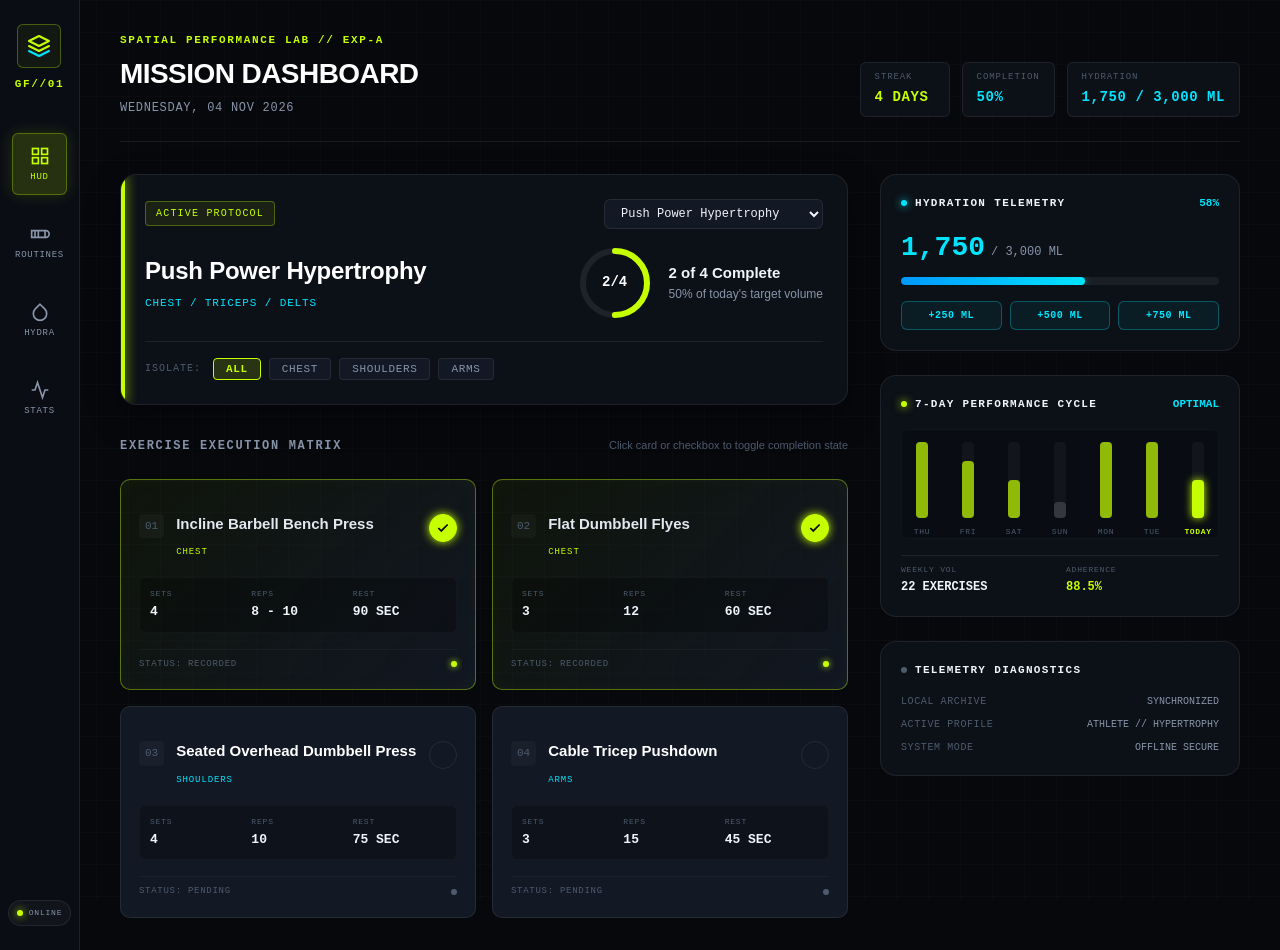
<file: ui-experiments/prototype-a/index.html>
<!DOCTYPE html>
<html lang="en">
<head>
  <meta charset="UTF-8">
  <meta name="viewport" content="width=device-width, initial-scale=1.0">
  <title>GymFlow :: Prototype A — Spatial Performance</title>
  <link rel="stylesheet" href="styles.css">
</head>
<body class="spatial-theme">
  <div class="spatial-grid-overlay" aria-hidden="true"></div>

  <!-- App Container -->
  <div class="spatial-app">
    <!-- Tactical Command Rail (Left) -->
    <aside class="tactical-rail" aria-label="Navigation">
      <div class="rail-brand">
        <div class="rail-logo">
          <svg width="24" height="24" viewBox="0 0 24 24" fill="none">
            <polygon points="12 2 2 7 12 12 22 7 12 2" stroke="var(--lime)" stroke-width="2" stroke-linecap="round" stroke-linejoin="round"/>
            <polyline points="2 17 12 22 22 17" stroke="var(--cyan)" stroke-width="2" stroke-linecap="round" stroke-linejoin="round"/>
            <polyline points="2 12 12 17 22 12" stroke="var(--lime)" stroke-width="2" stroke-linecap="round" stroke-linejoin="round"/>
          </svg>
        </div>
        <span class="rail-title">GF//01</span>
      </div>

      <nav class="rail-nav">
        <button class="rail-btn active" data-view="dashboard" title="Tactical HUD">
          <svg width="20" height="20" viewBox="0 0 24 24" fill="none" stroke="currentColor" stroke-width="2"><rect x="3" y="3" width="7" height="7"/><rect x="14" y="3" width="7" height="7"/><rect x="14" y="14" width="7" height="7"/><rect x="3" y="14" width="7" height="7"/></svg>
          <span>HUD</span>
        </button>
        <button class="rail-btn" data-view="routines" title="Workout Protocols">
          <svg width="20" height="20" viewBox="0 0 24 24" fill="none" stroke="currentColor" stroke-width="2"><path d="M18 8h1a4 4 0 0 1 0 8h-1"/><path d="M2 8h16v8H2z"/><path d="M6 8v8"/><path d="M10 8v8"/></svg>
          <span>ROUTINES</span>
        </button>
        <button class="rail-btn" data-view="hydration" title="Hydration Telemetry">
          <svg width="20" height="20" viewBox="0 0 24 24" fill="none" stroke="currentColor" stroke-width="2"><path d="M12 2.69l5.66 5.66a8 8 0 1 1-11.31 0z"/></svg>
          <span>HYDRA</span>
        </button>
        <button class="rail-btn" data-view="analytics" title="Biometrics">
          <svg width="20" height="20" viewBox="0 0 24 24" fill="none" stroke="currentColor" stroke-width="2"><polyline points="22 12 18 12 15 21 9 3 6 12 2 12"/></svg>
          <span>STATS</span>
        </button>
      </nav>

      <div class="rail-footer">
        <div class="system-status-pill">
          <span class="status-dot"></span>
          <span class="status-code">ONLINE</span>
        </div>
      </div>
    </aside>

    <!-- Main Spatial Stage -->
    <main class="spatial-viewport">
      <!-- Top HUD Telemetry Bar -->
      <header class="hud-bar">
        <div class="hud-meta">
          <div class="hud-tag">SPATIAL PERFORMANCE LAB // EXP-A</div>
          <h1 class="hud-title">MISSION DASHBOARD</h1>
          <div class="hud-timestamp" id="hud-date">WEDNESDAY, 04 NOV 2026</div>
        </div>

        <div class="hud-metrics">
          <div class="telemetry-pill">
            <span class="pill-label">STREAK</span>
            <span class="pill-val text-lime" id="hud-streak">4 DAYS</span>
          </div>
          <div class="telemetry-pill">
            <span class="pill-label">COMPLETION</span>
            <span class="pill-val text-cyan" id="hud-completion">50%</span>
          </div>
          <div class="telemetry-pill">
            <span class="pill-label">HYDRATION</span>
            <span class="pill-val text-cyan" id="hud-water-pill">1,750 / 3,000 ML</span>
          </div>
        </div>
      </header>

      <!-- Spatial Asymmetric Content Layout -->
      <div class="spatial-layout">
        <!-- Center Arena: Mission & Exercises -->
        <section class="spatial-arena">
          <!-- Active Mission Banner -->
          <div class="mission-panel">
            <div class="mission-top">
              <div class="mission-badge">ACTIVE PROTOCOL</div>
              <div class="mission-selector-wrap">
                <select id="routine-selector" class="spatial-select">
                  <option value="r1">Push Power Hypertrophy</option>
                  <option value="r2">Pull Strength Protocol</option>
                  <option value="r3">Legs & Core Conditioning</option>
                </select>
              </div>
            </div>

            <div class="mission-info">
              <div class="mission-titles">
                <h2 class="mission-name" id="active-routine-name">Push Power Hypertrophy</h2>
                <div class="mission-category-badge" id="active-routine-cat">CHEST / TRICEPS / DELTS</div>
              </div>
              <div class="mission-progress-display">
                <div class="progress-radial-wrap">
                  <svg class="progress-radial" width="76" height="76" viewBox="0 0 76 76">
                    <circle cx="38" cy="38" r="32" class="radial-track" />
                    <circle cx="38" cy="38" r="32" class="radial-fill" id="radial-progress-bar" stroke-dasharray="201" stroke-dashoffset="100" />
                  </svg>
                  <span class="radial-text" id="radial-progress-text">2/4</span>
                </div>
                <div class="progress-caption">
                  <span class="stat-highlight" id="completed-count-label">2 of 4 Complete</span>
                  <span class="stat-sub">50% of today's target volume</span>
                </div>
              </div>
            </div>

            <!-- Category Filter Pills -->
            <div class="filter-stream">
              <span class="filter-label">ISOLATE:</span>
              <button class="filter-chip active" data-filter="all">ALL</button>
              <button class="filter-chip" data-filter="chest">CHEST</button>
              <button class="filter-chip" data-filter="shoulders">SHOULDERS</button>
              <button class="filter-chip" data-filter="arms">ARMS</button>
            </div>
          </div>

          <!-- Spatial Exercise Stream -->
          <div class="stream-header">
            <h3 class="stream-title">EXERCISE EXECUTION MATRIX</h3>
            <span class="stream-hint">Click card or checkbox to toggle completion state</span>
          </div>

          <div class="spatial-cards-grid" id="exercise-stream">
            <!-- Exercise 1 -->
            <article class="spatial-card completed" data-id="e1" data-cat="chest">
              <div class="card-spatial-glow"></div>
              <div class="card-header">
                <div class="card-index">01</div>
                <div class="card-meta">
                  <h4 class="card-title">Incline Barbell Bench Press</h4>
                  <span class="card-cat-tag">CHEST</span>
                </div>
                <button class="action-check-ring checked" aria-label="Toggle Complete">
                  <svg width="14" height="14" viewBox="0 0 24 24" fill="none" stroke="currentColor" stroke-width="3"><polyline points="20 6 9 17 4 12"/></svg>
                </button>
              </div>
              <div class="card-specs">
                <div class="spec-cell">
                  <span class="spec-label">SETS</span>
                  <span class="spec-val">4</span>
                </div>
                <div class="spec-cell">
                  <span class="spec-label">REPS</span>
                  <span class="spec-val">8 - 10</span>
                </div>
                <div class="spec-cell">
                  <span class="spec-label">REST</span>
                  <span class="spec-val">90 SEC</span>
                </div>
              </div>
              <div class="card-spatial-footer">
                <span class="spatial-status-text">STATUS: RECORDED</span>
                <span class="spatial-metric-dot"></span>
              </div>
            </article>

            <!-- Exercise 2 -->
            <article class="spatial-card completed" data-id="e2" data-cat="chest">
              <div class="card-spatial-glow"></div>
              <div class="card-header">
                <div class="card-index">02</div>
                <div class="card-meta">
                  <h4 class="card-title">Flat Dumbbell Flyes</h4>
                  <span class="card-cat-tag">CHEST</span>
                </div>
                <button class="action-check-ring checked" aria-label="Toggle Complete">
                  <svg width="14" height="14" viewBox="0 0 24 24" fill="none" stroke="currentColor" stroke-width="3"><polyline points="20 6 9 17 4 12"/></svg>
                </button>
              </div>
              <div class="card-specs">
                <div class="spec-cell">
                  <span class="spec-label">SETS</span>
                  <span class="spec-val">3</span>
                </div>
                <div class="spec-cell">
                  <span class="spec-label">REPS</span>
                  <span class="spec-val">12</span>
                </div>
                <div class="spec-cell">
                  <span class="spec-label">REST</span>
                  <span class="spec-val">60 SEC</span>
                </div>
              </div>
              <div class="card-spatial-footer">
                <span class="spatial-status-text">STATUS: RECORDED</span>
                <span class="spatial-metric-dot"></span>
              </div>
            </article>

            <!-- Exercise 3 -->
            <article class="spatial-card" data-id="e3" data-cat="shoulders">
              <div class="card-spatial-glow"></div>
              <div class="card-header">
                <div class="card-index">03</div>
                <div class="card-meta">
                  <h4 class="card-title">Seated Overhead Dumbbell Press</h4>
                  <span class="card-cat-tag">SHOULDERS</span>
                </div>
                <button class="action-check-ring" aria-label="Toggle Complete">
                  <svg width="14" height="14" viewBox="0 0 24 24" fill="none" stroke="currentColor" stroke-width="3"><polyline points="20 6 9 17 4 12"/></svg>
                </button>
              </div>
              <div class="card-specs">
                <div class="spec-cell">
                  <span class="spec-label">SETS</span>
                  <span class="spec-val">4</span>
                </div>
                <div class="spec-cell">
                  <span class="spec-label">REPS</span>
                  <span class="spec-val">10</span>
                </div>
                <div class="spec-cell">
                  <span class="spec-label">REST</span>
                  <span class="spec-val">75 SEC</span>
                </div>
              </div>
              <div class="card-spatial-footer">
                <span class="spatial-status-text">STATUS: PENDING</span>
                <span class="spatial-metric-dot dim"></span>
              </div>
            </article>

            <!-- Exercise 4 -->
            <article class="spatial-card" data-id="e4" data-cat="arms">
              <div class="card-spatial-glow"></div>
              <div class="card-header">
                <div class="card-index">04</div>
                <div class="card-meta">
                  <h4 class="card-title">Cable Tricep Pushdown</h4>
                  <span class="card-cat-tag">ARMS</span>
                </div>
                <button class="action-check-ring" aria-label="Toggle Complete">
                  <svg width="14" height="14" viewBox="0 0 24 24" fill="none" stroke="currentColor" stroke-width="3"><polyline points="20 6 9 17 4 12"/></svg>
                </button>
              </div>
              <div class="card-specs">
                <div class="spec-cell">
                  <span class="spec-label">SETS</span>
                  <span class="spec-val">3</span>
                </div>
                <div class="spec-cell">
                  <span class="spec-label">REPS</span>
                  <span class="spec-val">15</span>
                </div>
                <div class="spec-cell">
                  <span class="spec-label">REST</span>
                  <span class="spec-val">45 SEC</span>
                </div>
              </div>
              <div class="card-spatial-footer">
                <span class="spatial-status-text">STATUS: PENDING</span>
                <span class="spatial-metric-dot dim"></span>
              </div>
            </article>
          </div>
        </section>

        <!-- Right Telemetry Dock: Biometrics & Hydration -->
        <aside class="spatial-dock">
          <!-- Spatial Hydration Pod -->
          <div class="dock-card hydration-dock">
            <div class="dock-header">
              <div class="dock-title-group">
                <span class="dock-indicator cyan"></span>
                <h3 class="dock-title">HYDRATION TELEMETRY</h3>
              </div>
              <span class="dock-badge" id="water-pct-badge">58%</span>
            </div>

            <div class="spatial-gauge-container">
              <div class="gauge-display">
                <span class="gauge-val" id="water-current-display">1,750</span>
                <span class="gauge-unit">/ 3,000 ML</span>
              </div>
              <div class="spatial-linear-gauge">
                <div class="gauge-fill" id="water-gauge-fill" style="width: 58.3%;"></div>
              </div>
            </div>

            <div class="water-actions-spatial">
              <button class="water-btn" data-add="250">+250 ML</button>
              <button class="water-btn" data-add="500">+500 ML</button>
              <button class="water-btn" data-add="750">+750 ML</button>
            </div>
          </div>

          <!-- 7-Day Performance Grid -->
          <div class="dock-card analytics-dock">
            <div class="dock-header">
              <div class="dock-title-group">
                <span class="dock-indicator lime"></span>
                <h3 class="dock-title">7-DAY PERFORMANCE CYCLE</h3>
              </div>
              <span class="dock-badge text-lime">OPTIMAL</span>
            </div>

            <div class="spatial-chart-bars" id="spatial-chart">
              <div class="chart-col">
                <div class="col-bar-wrap"><div class="col-bar" style="height: 100%;"></div></div>
                <span class="col-day">THU</span>
              </div>
              <div class="chart-col">
                <div class="col-bar-wrap"><div class="col-bar" style="height: 75%;"></div></div>
                <span class="col-day">FRI</span>
              </div>
              <div class="chart-col">
                <div class="col-bar-wrap"><div class="col-bar" style="height: 50%;"></div></div>
                <span class="col-day">SAT</span>
              </div>
              <div class="chart-col">
                <div class="col-bar-wrap"><div class="col-bar rest" style="height: 20%;"></div></div>
                <span class="col-day">SUN</span>
              </div>
              <div class="chart-col">
                <div class="col-bar-wrap"><div class="col-bar" style="height: 100%;"></div></div>
                <span class="col-day">MON</span>
              </div>
              <div class="chart-col">
                <div class="col-bar-wrap"><div class="col-bar" style="height: 100%;"></div></div>
                <span class="col-day">TUE</span>
              </div>
              <div class="chart-col today">
                <div class="col-bar-wrap"><div class="col-bar active" style="height: 50%;" id="chart-today-bar"></div></div>
                <span class="col-day">TODAY</span>
              </div>
            </div>

            <div class="dock-stats-mini">
              <div class="mini-stat">
                <span class="mini-lbl">WEEKLY VOL</span>
                <span class="mini-val">22 EXERCISES</span>
              </div>
              <div class="mini-stat">
                <span class="mini-lbl">ADHERENCE</span>
                <span class="mini-val text-lime">88.5%</span>
              </div>
            </div>
          </div>

          <!-- System Telemetry Pod -->
          <div class="dock-card system-dock">
            <div class="dock-header">
              <div class="dock-title-group">
                <span class="dock-indicator"></span>
                <h3 class="dock-title">TELEMETRY DIAGNOSTICS</h3>
              </div>
            </div>
            <div class="diag-lines">
              <div class="diag-row">
                <span class="diag-key">LOCAL ARCHIVE</span>
                <span class="diag-val">SYNCHRONIZED</span>
              </div>
              <div class="diag-row">
                <span class="diag-key">ACTIVE PROFILE</span>
                <span class="diag-val">ATHLETE // HYPERTROPHY</span>
              </div>
              <div class="diag-row">
                <span class="diag-key">SYSTEM MODE</span>
                <span class="diag-val text-lime">OFFLINE SECURE</span>
              </div>
            </div>
          </div>
        </aside>
      </div>
    </main>
  </div>

  <script src="app.js"></script>
</body>
</html>
</file>
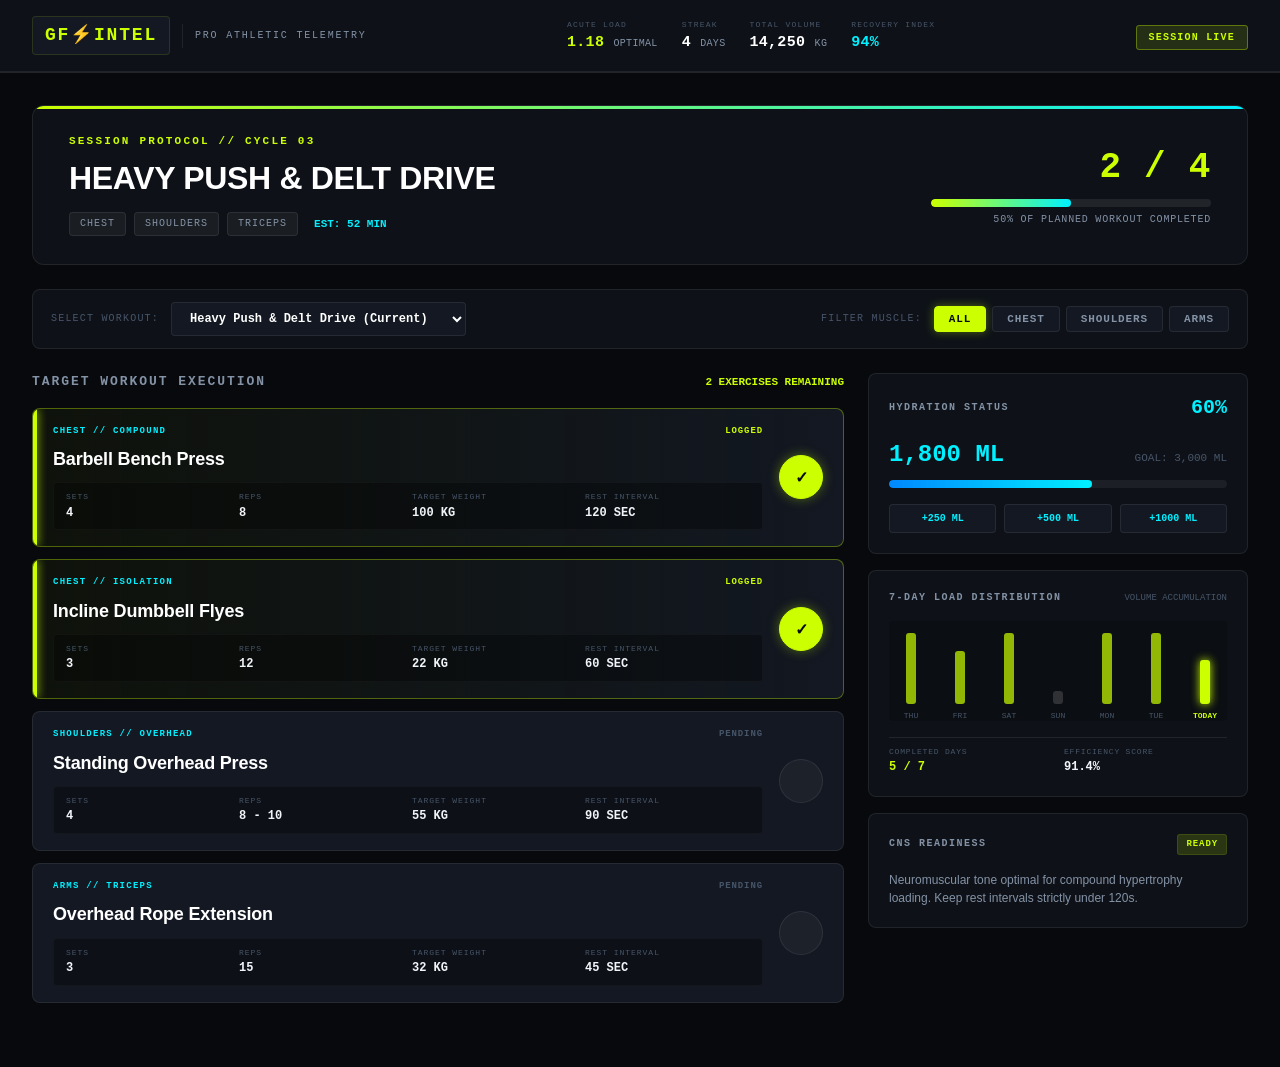
<file: ui-experiments/prototype-b/index.html>
<!DOCTYPE html>
<html lang="en">
<head>
  <meta charset="UTF-8">
  <meta name="viewport" content="width=device-width, initial-scale=1.0">
  <title>GymFlow :: Prototype B — Athletic Intelligence</title>
  <link rel="stylesheet" href="styles.css">
</head>
<body class="athletic-theme">
  <!-- Top Athlete Performance Banner -->
  <header class="athletic-header">
    <div class="header-inner">
      <div class="athlete-brand">
        <div class="brand-glyph">GF⚡INTEL</div>
        <div class="brand-divider"></div>
        <div class="brand-sub">PRO ATHLETIC TELEMETRY</div>
      </div>

      <!-- Quick Metrics Strip -->
      <div class="athlete-strip">
        <div class="strip-item">
          <span class="strip-label">ACUTE LOAD</span>
          <span class="strip-value text-accent">1.18 <small>OPTIMAL</small></span>
        </div>
        <div class="strip-item">
          <span class="strip-label">STREAK</span>
          <span class="strip-value" id="b-streak">4 <small>DAYS</small></span>
        </div>
        <div class="strip-item">
          <span class="strip-label">TOTAL VOLUME</span>
          <span class="strip-value">14,250 <small>KG</small></span>
        </div>
        <div class="strip-item">
          <span class="strip-label">RECOVERY INDEX</span>
          <span class="strip-value text-cyan">94%</span>
        </div>
      </div>

      <div class="athlete-session-status">
        <span class="status-live-badge">SESSION LIVE</span>
      </div>
    </div>
  </header>

  <!-- Main Grid Frame -->
  <main class="athletic-container">
    <!-- Hero Performance Row -->
    <section class="performance-hero">
      <div class="hero-left">
        <div class="kicker-tag">SESSION PROTOCOL // CYCLE 03</div>
        <h1 class="hero-title" id="b-routine-title">HEAVY PUSH & DELT DRIVE</h1>
        <div class="hero-category-chips">
          <span class="cat-pill">CHEST</span>
          <span class="cat-pill">SHOULDERS</span>
          <span class="cat-pill">TRICEPS</span>
          <span class="cat-duration">EST: 52 MIN</span>
        </div>
      </div>

      <div class="hero-right">
        <div class="hero-stat-block">
          <div class="stat-big-num" id="b-completed-ratio">2 / 4</div>
          <div class="stat-progress-bar-wrap">
            <div class="stat-progress-bar-fill" id="b-progress-fill" style="width: 50%;"></div>
          </div>
          <div class="stat-sub-text" id="b-progress-pct">50% OF PLANNED WORKOUT COMPLETED</div>
        </div>
      </div>
    </section>

    <!-- Routine Selector & Filter Bar -->
    <div class="control-row">
      <div class="routine-picker-wrap">
        <label class="control-label" for="b-routine-select">SELECT WORKOUT:</label>
        <select id="b-routine-select" class="athletic-select">
          <option value="push">Heavy Push & Delt Drive (Current)</option>
          <option value="pull">Hypertrophy Pull & Posterior Chain</option>
          <option value="legs">Leg Drive & Kinetic Power</option>
        </select>
      </div>

      <div class="muscle-filter-bar">
        <span class="control-label">FILTER MUSCLE:</span>
        <div class="filter-group">
          <button class="filter-btn active" data-filter="all">ALL</button>
          <button class="filter-btn" data-filter="chest">CHEST</button>
          <button class="filter-btn" data-filter="shoulders">SHOULDERS</button>
          <button class="filter-btn" data-filter="arms">ARMS</button>
        </div>
      </div>
    </div>

    <!-- Main Athletic Layout -->
    <div class="athletic-layout">
      <!-- Left: Workout Cards -->
      <section class="workout-stream-panel">
        <div class="section-title-bar">
          <h2 class="section-heading">TARGET WORKOUT EXECUTION</h2>
          <span class="section-counter" id="b-counter-label">2 EXERCISES REMAINING</span>
        </div>

        <div class="athletic-cards" id="b-cards-container">
          <!-- Card 1 -->
          <div class="ath-card completed" data-id="e1" data-cat="chest">
            <div class="ath-card-side-indicator"></div>
            <div class="ath-card-content">
              <div class="ath-card-top">
                <span class="ath-cat-label">CHEST // COMPOUND</span>
                <span class="ath-status-badge">LOGGED</span>
              </div>
              <h3 class="ath-exercise-name">Barbell Bench Press</h3>
              <div class="ath-metrics-grid">
                <div class="ath-m-box">
                  <span class="m-lbl">SETS</span>
                  <span class="m-val">4</span>
                </div>
                <div class="ath-m-box">
                  <span class="m-lbl">REPS</span>
                  <span class="m-val">8</span>
                </div>
                <div class="ath-m-box">
                  <span class="m-lbl">TARGET WEIGHT</span>
                  <span class="m-val">100 KG</span>
                </div>
                <div class="ath-m-box">
                  <span class="m-lbl">REST INTERVAL</span>
                  <span class="m-val">120 SEC</span>
                </div>
              </div>
            </div>
            <button class="ath-check-btn checked" aria-label="Toggle Complete">
              <span class="check-mark">✓</span>
            </button>
          </div>

          <!-- Card 2 -->
          <div class="ath-card completed" data-id="e2" data-cat="chest">
            <div class="ath-card-side-indicator"></div>
            <div class="ath-card-content">
              <div class="ath-card-top">
                <span class="ath-cat-label">CHEST // ISOLATION</span>
                <span class="ath-status-badge">LOGGED</span>
              </div>
              <h3 class="ath-exercise-name">Incline Dumbbell Flyes</h3>
              <div class="ath-metrics-grid">
                <div class="ath-m-box">
                  <span class="m-lbl">SETS</span>
                  <span class="m-val">3</span>
                </div>
                <div class="ath-m-box">
                  <span class="m-lbl">REPS</span>
                  <span class="m-val">12</span>
                </div>
                <div class="ath-m-box">
                  <span class="m-lbl">TARGET WEIGHT</span>
                  <span class="m-val">22 KG</span>
                </div>
                <div class="ath-m-box">
                  <span class="m-lbl">REST INTERVAL</span>
                  <span class="m-val">60 SEC</span>
                </div>
              </div>
            </div>
            <button class="ath-check-btn checked" aria-label="Toggle Complete">
              <span class="check-mark">✓</span>
            </button>
          </div>

          <!-- Card 3 -->
          <div class="ath-card" data-id="e3" data-cat="shoulders">
            <div class="ath-card-side-indicator"></div>
            <div class="ath-card-content">
              <div class="ath-card-top">
                <span class="ath-cat-label">SHOULDERS // OVERHEAD</span>
                <span class="ath-status-badge pending">PENDING</span>
              </div>
              <h3 class="ath-exercise-name">Standing Overhead Press</h3>
              <div class="ath-metrics-grid">
                <div class="ath-m-box">
                  <span class="m-lbl">SETS</span>
                  <span class="m-val">4</span>
                </div>
                <div class="ath-m-box">
                  <span class="m-lbl">REPS</span>
                  <span class="m-val">8 - 10</span>
                </div>
                <div class="ath-m-box">
                  <span class="m-lbl">TARGET WEIGHT</span>
                  <span class="m-val">55 KG</span>
                </div>
                <div class="ath-m-box">
                  <span class="m-lbl">REST INTERVAL</span>
                  <span class="m-val">90 SEC</span>
                </div>
              </div>
            </div>
            <button class="ath-check-btn" aria-label="Toggle Complete">
              <span class="check-mark">✓</span>
            </button>
          </div>

          <!-- Card 4 -->
          <div class="ath-card" data-id="e4" data-cat="arms">
            <div class="ath-card-side-indicator"></div>
            <div class="ath-card-content">
              <div class="ath-card-top">
                <span class="ath-cat-label">ARMS // TRICEPS</span>
                <span class="ath-status-badge pending">PENDING</span>
              </div>
              <h3 class="ath-exercise-name">Overhead Rope Extension</h3>
              <div class="ath-metrics-grid">
                <div class="ath-m-box">
                  <span class="m-lbl">SETS</span>
                  <span class="m-val">3</span>
                </div>
                <div class="ath-m-box">
                  <span class="m-lbl">REPS</span>
                  <span class="m-val">15</span>
                </div>
                <div class="ath-m-box">
                  <span class="m-lbl">TARGET WEIGHT</span>
                  <span class="m-val">32 KG</span>
                </div>
                <div class="ath-m-box">
                  <span class="m-lbl">REST INTERVAL</span>
                  <span class="m-val">45 SEC</span>
                </div>
              </div>
            </div>
            <button class="ath-check-btn" aria-label="Toggle Complete">
              <span class="check-mark">✓</span>
            </button>
          </div>
        </div>
      </section>

      <!-- Right: Sports Telemetry Panels -->
      <aside class="athletic-sidebar">
        <!-- Hydration Telemetry -->
        <div class="ath-panel hydration-panel">
          <div class="ath-panel-header">
            <span class="panel-tag">HYDRATION STATUS</span>
            <span class="panel-val-large" id="b-water-pct">60%</span>
          </div>
          <div class="hydration-meter-block">
            <div class="meter-labels">
              <span class="meter-cur" id="b-water-text">1,800 ML</span>
              <span class="meter-target">GOAL: 3,000 ML</span>
            </div>
            <div class="meter-bar">
              <div class="meter-bar-fill" id="b-water-bar" style="width: 60%;"></div>
            </div>
          </div>
          <div class="hydration-buttons">
            <button class="ath-quick-btn" data-add="250">+250 ML</button>
            <button class="ath-quick-btn" data-add="500">+500 ML</button>
            <button class="ath-quick-btn" data-add="1000">+1000 ML</button>
          </div>
        </div>

        <!-- Weekly Load Profile -->
        <div class="ath-panel">
          <div class="ath-panel-header">
            <span class="panel-tag">7-DAY LOAD DISTRIBUTION</span>
            <span class="panel-sub-tag">VOLUME ACCUMULATION</span>
          </div>

          <div class="load-bars">
            <div class="l-col"><div class="l-bar" style="height: 85%;"></div><span class="l-day">THU</span></div>
            <div class="l-col"><div class="l-bar" style="height: 60%;"></div><span class="l-day">FRI</span></div>
            <div class="l-col"><div class="l-bar" style="height: 95%;"></div><span class="l-day">SAT</span></div>
            <div class="l-col"><div class="l-bar rest" style="height: 15%;"></div><span class="l-day">SUN</span></div>
            <div class="l-col"><div class="l-bar" style="height: 90%;"></div><span class="l-day">MON</span></div>
            <div class="l-col"><div class="l-bar" style="height: 100%;"></div><span class="l-day">TUE</span></div>
            <div class="l-col current"><div class="l-bar current" id="b-today-bar" style="height: 50%;"></div><span class="l-day">TODAY</span></div>
          </div>

          <div class="load-summary-grid">
            <div class="l-metric">
              <span class="l-name">COMPLETED DAYS</span>
              <span class="l-val text-accent">5 / 7</span>
            </div>
            <div class="l-metric">
              <span class="l-name">EFFICIENCY SCORE</span>
              <span class="l-val">91.4%</span>
            </div>
          </div>
        </div>

        <!-- Sports Readiness -->
        <div class="ath-panel">
          <div class="ath-panel-header">
            <span class="panel-tag">CNS READINESS</span>
            <span class="readiness-pill ready">READY</span>
          </div>
          <p class="readiness-desc">Neuromuscular tone optimal for compound hypertrophy loading. Keep rest intervals strictly under 120s.</p>
        </div>
      </aside>
    </div>
  </main>

  <script src="app.js"></script>
</body>
</html>
</file>
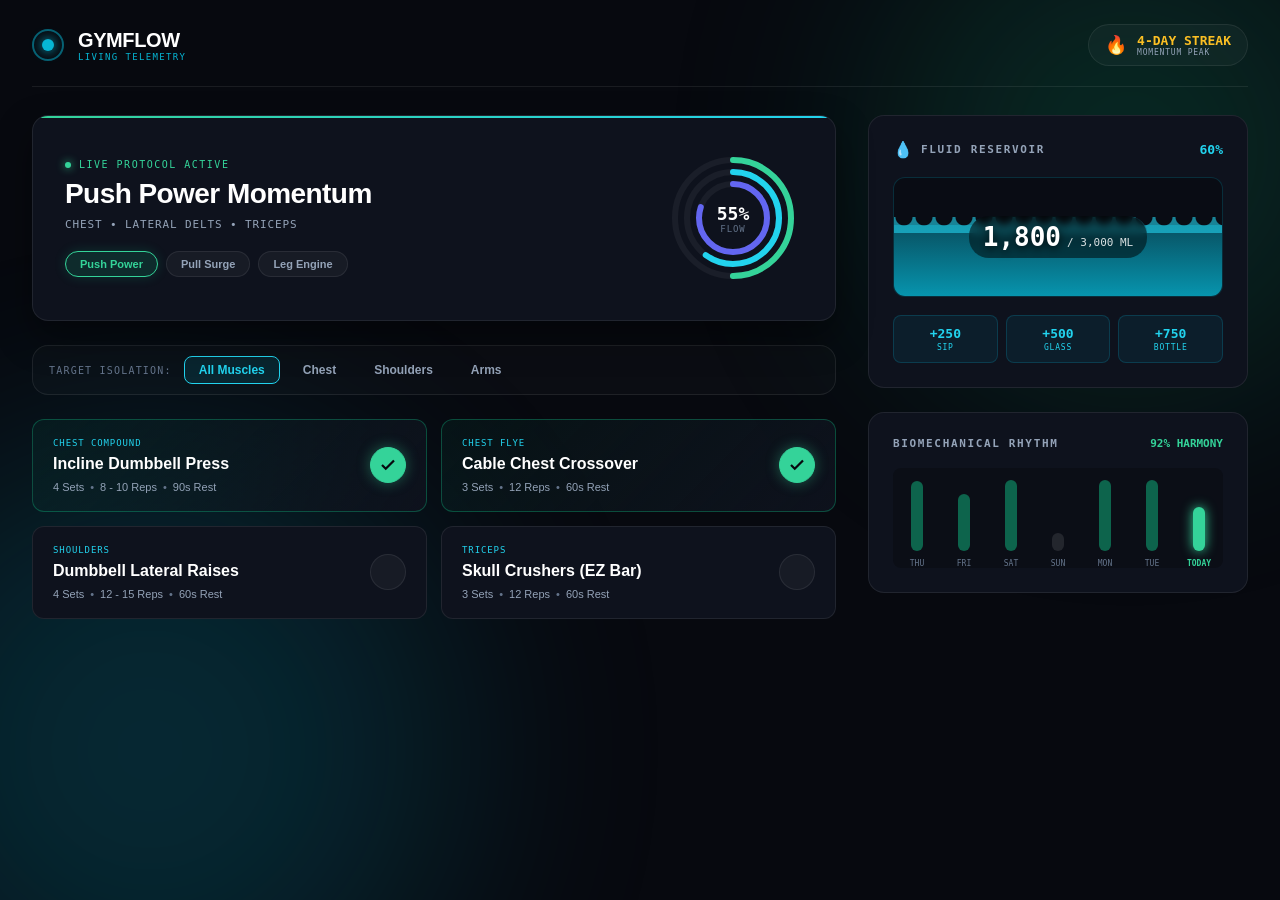
<file: ui-experiments/prototype-c/index.html>
<!DOCTYPE html>
<html lang="en">
<head>
  <meta charset="UTF-8">
  <meta name="viewport" content="width=device-width, initial-scale=1.0">
  <title>GymFlow :: Prototype C — Living Interface</title>
  <link rel="stylesheet" href="styles.css">
</head>
<body class="living-theme">
  <!-- Ambient Background Canvas Glows -->
  <div class="ambient-glow aura-lime" aria-hidden="true"></div>
  <div class="ambient-glow aura-cyan" aria-hidden="true"></div>

  <div class="living-wrapper">
    <!-- Header: Dynamic Living Bar -->
    <header class="living-header">
      <div class="living-brand">
        <div class="pulse-orb">
          <span class="orb-core"></span>
          <span class="orb-ring"></span>
        </div>
        <div class="brand-text">
          <span class="brand-title">GYMFLOW</span>
          <span class="brand-tag">LIVING TELEMETRY</span>
        </div>
      </div>

      <!-- Concentric Biometric Hub -->
      <div class="living-streak-hub">
        <div class="streak-flame-icon">🔥</div>
        <div class="streak-data">
          <span class="streak-count" id="c-streak">4-DAY STREAK</span>
          <span class="streak-label">MOMENTUM PEAK</span>
        </div>
      </div>
    </header>

    <!-- Main Dynamic Canvas -->
    <main class="living-grid">
      <!-- Left Column: Living Protocols & Dynamic Exercises -->
      <section class="living-main-column">
        <!-- Living Mission Card with Triple Concentric Rings -->
        <div class="living-hero-card">
          <div class="hero-content">
            <div class="hero-eyebrow">
              <span class="pulse-dot"></span>
              <span>LIVE PROTOCOL ACTIVE</span>
            </div>
            <h1 class="hero-workout-title" id="c-routine-title">Push Power Momentum</h1>
            <p class="hero-routine-focus">CHEST • LATERAL DELTS • TRICEPS</p>

            <div class="routine-quick-switch">
              <button class="switch-pill active" data-routine="push">Push Power</button>
              <button class="switch-pill" data-routine="pull">Pull Surge</button>
              <button class="switch-pill" data-routine="legs">Leg Engine</button>
            </div>
          </div>

          <!-- Triple Concentric Living SVG Ring -->
          <div class="concentric-ring-stage">
            <svg class="concentric-svg" width="140" height="140" viewBox="0 0 140 140">
              <!-- Outer Ring: Workout Progress (r=58, c=364) -->
              <circle cx="70" cy="70" r="58" class="ring-bg ring-outer" />
              <circle cx="70" cy="70" r="58" class="ring-fill ring-workout" id="ring-workout" stroke-dasharray="364" stroke-dashoffset="182" />

              <!-- Middle Ring: Hydration (r=46, c=289) -->
              <circle cx="70" cy="70" r="46" class="ring-bg ring-middle" />
              <circle cx="70" cy="70" r="46" class="ring-fill ring-water" id="ring-water" stroke-dasharray="289" stroke-dashoffset="115" />

              <!-- Inner Ring: Daily Target (r=34, c=213) -->
              <circle cx="70" cy="70" r="34" class="ring-bg ring-inner" />
              <circle cx="70" cy="70" r="34" class="ring-fill ring-target" id="ring-target" stroke-dasharray="213" stroke-dashoffset="42" />
            </svg>
            <div class="concentric-center-label">
              <span class="center-pct" id="c-total-pct">50%</span>
              <span class="center-sub">FLOW</span>
            </div>
          </div>
        </div>

        <!-- Muscle Isolator Flow Bar -->
        <div class="living-filter-bar">
          <span class="filter-caption">TARGET ISOLATION:</span>
          <div class="filter-chips-list">
            <button class="living-filter-chip active" data-filter="all">All Muscles</button>
            <button class="living-filter-chip" data-filter="chest">Chest</button>
            <button class="living-filter-chip" data-filter="shoulders">Shoulders</button>
            <button class="living-filter-chip" data-filter="arms">Arms</button>
          </div>
        </div>

        <!-- Dynamic Living Exercise Stream -->
        <div class="living-exercise-stream" id="c-exercise-list">
          <!-- Card 1 -->
          <article class="living-card completed" data-id="e1" data-cat="chest">
            <div class="living-card-border-glow"></div>
            <div class="living-card-body">
              <div class="living-card-meta">
                <span class="muscle-pill">Chest Compound</span>
                <h3 class="living-exercise-name">Incline Dumbbell Press</h3>
                <div class="living-specs-row">
                  <span class="spec-pill">4 Sets</span>
                  <span class="spec-bullet">•</span>
                  <span class="spec-pill">8 - 10 Reps</span>
                  <span class="spec-bullet">•</span>
                  <span class="spec-pill">90s Rest</span>
                </div>
              </div>
              <button class="living-completion-toggle completed" aria-label="Toggle Completion">
                <svg width="18" height="18" viewBox="0 0 24 24" fill="none" stroke="currentColor" stroke-width="3"><polyline points="20 6 9 17 4 12"/></svg>
              </button>
            </div>
          </article>

          <!-- Card 2 -->
          <article class="living-card completed" data-id="e2" data-cat="chest">
            <div class="living-card-border-glow"></div>
            <div class="living-card-body">
              <div class="living-card-meta">
                <span class="muscle-pill">Chest Flye</span>
                <h3 class="living-exercise-name">Cable Chest Crossover</h3>
                <div class="living-specs-row">
                  <span class="spec-pill">3 Sets</span>
                  <span class="spec-bullet">•</span>
                  <span class="spec-pill">12 Reps</span>
                  <span class="spec-bullet">•</span>
                  <span class="spec-pill">60s Rest</span>
                </div>
              </div>
              <button class="living-completion-toggle completed" aria-label="Toggle Completion">
                <svg width="18" height="18" viewBox="0 0 24 24" fill="none" stroke="currentColor" stroke-width="3"><polyline points="20 6 9 17 4 12"/></svg>
              </button>
            </div>
          </article>

          <!-- Card 3 -->
          <article class="living-card" data-id="e3" data-cat="shoulders">
            <div class="living-card-border-glow"></div>
            <div class="living-card-body">
              <div class="living-card-meta">
                <span class="muscle-pill">Shoulders</span>
                <h3 class="living-exercise-name">Dumbbell Lateral Raises</h3>
                <div class="living-specs-row">
                  <span class="spec-pill">4 Sets</span>
                  <span class="spec-bullet">•</span>
                  <span class="spec-pill">12 - 15 Reps</span>
                  <span class="spec-bullet">•</span>
                  <span class="spec-pill">60s Rest</span>
                </div>
              </div>
              <button class="living-completion-toggle" aria-label="Toggle Completion">
                <svg width="18" height="18" viewBox="0 0 24 24" fill="none" stroke="currentColor" stroke-width="3"><polyline points="20 6 9 17 4 12"/></svg>
              </button>
            </div>
          </article>

          <!-- Card 4 -->
          <article class="living-card" data-id="e4" data-cat="arms">
            <div class="living-card-border-glow"></div>
            <div class="living-card-body">
              <div class="living-card-meta">
                <span class="muscle-pill">Triceps</span>
                <h3 class="living-exercise-name">Skull Crushers (EZ Bar)</h3>
                <div class="living-specs-row">
                  <span class="spec-pill">3 Sets</span>
                  <span class="spec-bullet">•</span>
                  <span class="spec-pill">12 Reps</span>
                  <span class="spec-bullet">•</span>
                  <span class="spec-pill">60s Rest</span>
                </div>
              </div>
              <button class="living-completion-toggle" aria-label="Toggle Completion">
                <svg width="18" height="18" viewBox="0 0 24 24" fill="none" stroke="currentColor" stroke-width="3"><polyline points="20 6 9 17 4 12"/></svg>
              </button>
            </div>
          </article>
        </div>
      </section>

      <!-- Right Column: Living Hydration Reservoir & Biometric Flow -->
      <aside class="living-side-column">
        <!-- Dynamic Fluid Hydration Tank -->
        <div class="living-panel hydration-reservoir-card">
          <div class="reservoir-header">
            <div class="reservoir-title-group">
              <span class="fluid-wave-icon">💧</span>
              <h3 class="reservoir-title">FLUID RESERVOIR</h3>
            </div>
            <span class="reservoir-badge" id="c-water-pct">60%</span>
          </div>

          <div class="fluid-tank-visual">
            <div class="fluid-water-level" id="c-fluid-level" style="height: 60%;">
              <div class="fluid-wave"></div>
            </div>
            <div class="fluid-readout">
              <span class="fluid-current" id="c-water-val">1,800</span>
              <span class="fluid-target">/ 3,000 ML</span>
            </div>
          </div>

          <!-- Interactive Fluid Controls -->
          <div class="fluid-controls">
            <button class="fluid-sip-btn" data-add="250">
              <span>+250</span>
              <small>SIP</small>
            </button>
            <button class="fluid-sip-btn" data-add="500">
              <span>+500</span>
              <small>GLASS</small>
            </button>
            <button class="fluid-sip-btn" data-add="750">
              <span>+750</span>
              <small>BOTTLE</small>
            </button>
          </div>
        </div>

        <!-- 7-Day Organic Rhythm -->
        <div class="living-panel rhythm-card">
          <div class="rhythm-header">
            <h3 class="reservoir-title">BIOMECHANICAL RHYTHM</h3>
            <span class="rhythm-metric text-lime">92% HARMONY</span>
          </div>

          <div class="rhythm-bars" id="c-rhythm-bars">
            <div class="r-bar-slot">
              <div class="r-bar-stem" style="height: 80%;"></div>
              <span class="r-bar-day">THU</span>
            </div>
            <div class="r-bar-slot">
              <div class="r-bar-stem" style="height: 65%;"></div>
              <span class="r-bar-day">FRI</span>
            </div>
            <div class="r-bar-slot">
              <div class="r-bar-stem" style="height: 90%;"></div>
              <span class="r-bar-day">SAT</span>
            </div>
            <div class="r-bar-slot">
              <div class="r-bar-stem rest" style="height: 20%;"></div>
              <span class="r-bar-day">SUN</span>
            </div>
            <div class="r-bar-slot">
              <div class="r-bar-stem" style="height: 100%;"></div>
              <span class="r-bar-day">MON</span>
            </div>
            <div class="r-bar-slot">
              <div class="r-bar-stem" style="height: 95%;"></div>
              <span class="r-bar-day">TUE</span>
            </div>
            <div class="r-bar-slot active">
              <div class="r-bar-stem active" id="c-today-stem" style="height: 50%;"></div>
              <span class="r-bar-day">TODAY</span>
            </div>
          </div>
        </div>
      </aside>
    </main>
  </div>

  <script src="app.js"></script>
</body>
</html>
</file>
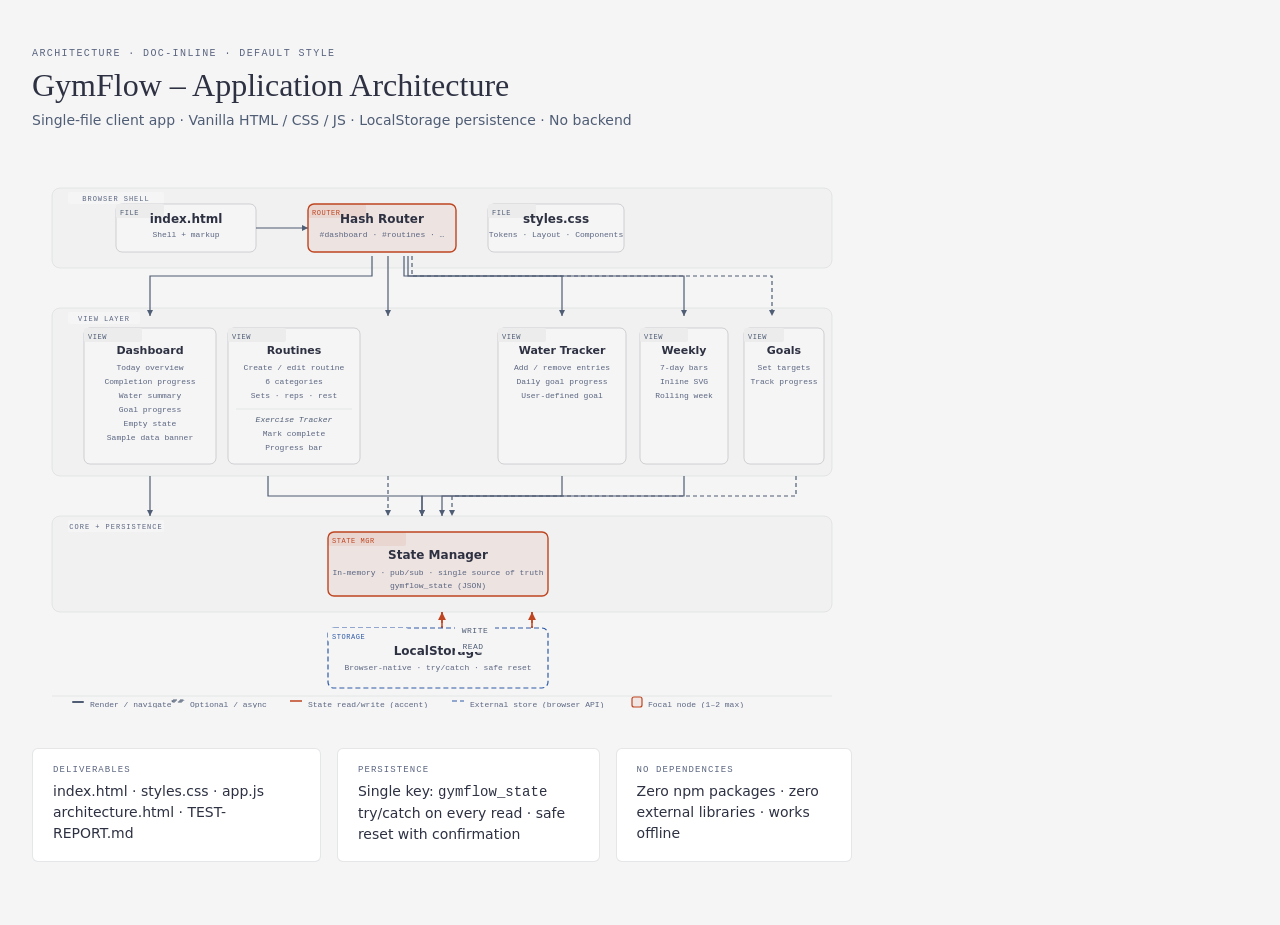
<file: architecture.html>
<!DOCTYPE html>
<html lang="en">
<head>
<meta charset="UTF-8">
<meta name="viewport" content="width=device-width, initial-scale=1.0">
<title>GymFlow – Application Architecture</title>
<style>
  *, *::before, *::after { box-sizing: border-box; margin: 0; padding: 0; }
  body {
    background: #f5f5f5;
    font-family: system-ui, -apple-system, BlinkMacSystemFont, 'Segoe UI', Roboto, Oxygen, Ubuntu, Cantarell, sans-serif;
    padding: 48px 32px 64px;
    color: #2d3142;
  }
  .eyebrow {
    font-family: ui-monospace, SFMono-Regular, Menlo, Monaco, Consolas, monospace;
    font-size: 10px;
    letter-spacing: 0.14em;
    text-transform: uppercase;
    color: #5a6580;
    margin-bottom: 8px;
  }
  h1 {
    font-family: Georgia, 'Times New Roman', serif;
    font-size: 2rem;
    font-weight: 400;
    color: #2d3142;
    margin-bottom: 8px;
  }
  .subtitle {
    font-size: 0.875rem;
    color: #4f5d75;
    margin-bottom: 40px;
  }
  .diagram-wrapper {
    overflow-x: auto;
  }
  svg {
    min-width: 820px;
    display: block;
  }
  .cards {
    display: grid;
    grid-template-columns: 1.1fr 1fr 0.9fr;
    gap: 16px;
    margin-top: 40px;
    max-width: 820px;
  }
  .card {
    background: #fff;
    border: 1px solid rgba(45,49,66,0.12);
    border-radius: 6px;
    padding: 16px 20px;
  }
  .card-label {
    font-family: ui-monospace, SFMono-Regular, Menlo, Monaco, Consolas, monospace;
    font-size: 9px;
    letter-spacing: 0.12em;
    text-transform: uppercase;
    color: #5a6580;
    margin-bottom: 6px;
  }
  .card-value {
    font-size: 0.875rem;
    color: #2d3142;
    line-height: 1.5;
  }
</style>
</head>
<body>

<p class="eyebrow">Architecture · doc-inline · default style</p>
<h1>GymFlow – Application Architecture</h1>
<p class="subtitle">Single-file client app · Vanilla HTML / CSS / JS · LocalStorage persistence · No backend</p>

<div class="diagram-wrapper">
<svg viewBox="0 0 820 540" width="820" height="540" role="img"
     aria-labelledby="gymflow-arch-title gymflow-arch-desc"
     xmlns="http://www.w3.org/2000/svg">
<title id="gymflow-arch-title">GymFlow Application Architecture</title>
<desc id="gymflow-arch-desc">Architecture diagram showing GymFlow's five-layer structure: Browser Shell, Navigation Router, six View Modules, a central State Manager, and a LocalStorage persistence layer.</desc>
<defs>
  <marker id="arrow" viewBox="0 0 8 8" refX="7" refY="4"
          markerWidth="6" markerHeight="6" orient="auto-start-reverse">
    <path d="M0,0.5 L7,4 L0,7.5 Z" fill="#4f5d75"/>
  </marker>
  <marker id="arrow-accent" viewBox="0 0 8 8" refX="7" refY="4"
          markerWidth="6" markerHeight="6" orient="auto-start-reverse">
    <path d="M0,0.5 L7,4 L0,7.5 Z" fill="#bf4520"/>
  </marker>
  <marker id="arrow-link" viewBox="0 0 8 8" refX="7" refY="4"
          markerWidth="6" markerHeight="6" orient="auto-start-reverse">
    <path d="M0,0.5 L7,4 L0,7.5 Z" fill="#2e5aa8"/>
  </marker>
</defs>

<!-- z-order: zones → arrows → nodes -->

<!-- Zone: Browser Shell -->
<rect x="20" y="20" width="780" height="80" rx="8"
      fill="rgba(45,49,66,0.02)" stroke="rgba(45,49,66,0.10)" stroke-width="0.8"/>
<rect x="36" y="24" width="96" height="12" rx="2" fill="#f5f5f5"/>
<text x="84" y="33" fill="#5a6580" font-size="7" font-family="ui-monospace, monospace"
      text-anchor="middle" letter-spacing="0.14em">BROWSER SHELL</text>

<!-- Zone: View Layer -->
<rect x="20" y="140" width="780" height="168" rx="8"
      fill="rgba(45,49,66,0.02)" stroke="rgba(45,49,66,0.10)" stroke-width="0.8"/>
<rect x="36" y="144" width="72" height="12" rx="2" fill="#f5f5f5"/>
<text x="72" y="153" fill="#5a6580" font-size="7" font-family="ui-monospace, monospace"
      text-anchor="middle" letter-spacing="0.14em">VIEW LAYER</text>

<!-- Zone: Core -->
<rect x="20" y="348" width="780" height="96" rx="8"
      fill="rgba(45,49,66,0.02)" stroke="rgba(45,49,66,0.10)" stroke-width="0.8"/>
<rect x="36" y="352" width="96" height="12" rx="2" fill="#f5f5f5"/>
<text x="84" y="361" fill="#5a6580" font-size="7" font-family="ui-monospace, monospace"
      text-anchor="middle" letter-spacing="0.14em">CORE + PERSISTENCE</text>

<!-- ===== ARROWS (drawn before nodes) ===== -->

<!-- index.html → Router (horizontal) -->
<line x1="224" y1="60" x2="276" y2="60"
      stroke="#4f5d75" stroke-width="1.2" marker-end="url(#arrow)"/>

<!-- Router → Dashboard (down-left L) -->
<path d="M 340,88 V 108 H 118 V 148"
      fill="none" stroke="#4f5d75" stroke-width="1.2" marker-end="url(#arrow)"/>
<!-- Router → Routines (down) -->
<path d="M 356,88 V 148"
      fill="none" stroke="#4f5d75" stroke-width="1.2" marker-end="url(#arrow)"/>
<!-- Router → Water (down-right L) -->
<path d="M 372,88 V 108 H 530 V 148"
      fill="none" stroke="#4f5d75" stroke-width="1.2" marker-end="url(#arrow)"/>
<!-- Router → Weekly (down-right L) -->
<path d="M 376,88 V 108 H 652 V 148"
      fill="none" stroke="#4f5d75" stroke-width="1.2" marker-end="url(#arrow)"/>
<!-- Router → Goals (down-right far L) -->
<path d="M 380,88 V 108 H 740 V 148"
      fill="none" stroke="#4f5d75" stroke-width="1.2" stroke-dasharray="4,3" marker-end="url(#arrow)"/>

<!-- Views → State Manager (all down to 388) -->
<!-- Dashboard → State -->
<path d="M 118,308 V 348"
      fill="none" stroke="#4f5d75" stroke-width="1.2" marker-end="url(#arrow)"/>
<!-- Routines → State -->
<path d="M 236,308 V 328 H 390 V 348"
      fill="none" stroke="#4f5d75" stroke-width="1.2" marker-end="url(#arrow)"/>
<!-- Exercise → State (goes up slightly then down — it's inside Routines) -->
<path d="M 356,308 V 348"
      fill="none" stroke="#4f5d75" stroke-width="1.2" stroke-dasharray="4,3" marker-end="url(#arrow)"/>
<!-- Water → State -->
<path d="M 530,308 V 328 H 390 V 348"
      fill="none" stroke="#4f5d75" stroke-width="1.2" marker-end="url(#arrow)"/>
<!-- Weekly → State -->
<path d="M 652,308 V 328 H 410 V 348"
      fill="none" stroke="#4f5d75" stroke-width="1.2" marker-end="url(#arrow)"/>
<!-- Goals → State -->
<path d="M 764,308 V 328 H 420 V 348"
      fill="none" stroke="#4f5d75" stroke-width="1.2" stroke-dasharray="4,3" marker-end="url(#arrow)"/>

<!-- State Manager ↔ LocalStorage (accent, bidirectional) -->
<path d="M 410,444 V 464 H 500 V 444"
      fill="none" stroke="#bf4520" stroke-width="1.5" marker-end="url(#arrow-accent)"/>
<path d="M 500,444 V 464 H 410 V 444"
      fill="none" stroke="#bf4520" stroke-width="1.5" stroke-dasharray="4,3" marker-end="url(#arrow-accent)"/>

<!-- ===== NODES ===== -->

<!-- index.html node -->
<rect x="84" y="36" width="140" height="48" rx="6"
      fill="#f5f5f5"/>
<rect x="84" y="36" width="140" height="48" rx="6"
      fill="none" stroke="rgba(45,49,66,0.18)" stroke-width="1"/>
<rect x="84" y="36" width="48" height="14" rx="2"
      fill="#ececec"/>
<text x="88" y="47" fill="#4f5d75" font-size="7" font-family="ui-monospace, monospace"
      letter-spacing="0.08em">FILE</text>
<text x="154" y="55" fill="#2d3142" font-size="12" font-family="system-ui, sans-serif"
      font-weight="600" text-anchor="middle">index.html</text>
<text x="154" y="69" fill="#5a6580" font-size="8" font-family="ui-monospace, monospace"
      text-anchor="middle">Shell + markup</text>

<!-- Router node (focal — accent) -->
<rect x="276" y="36" width="148" height="48" rx="6"
      fill="rgba(191,69,32,0.08)"/>
<rect x="276" y="36" width="148" height="48" rx="6"
      fill="none" stroke="#bf4520" stroke-width="1.4"/>
<rect x="276" y="36" width="58" height="14" rx="2"
      fill="rgba(191,69,32,0.08)"/>
<text x="280" y="47" fill="#bf4520" font-size="7" font-family="ui-monospace, monospace"
      letter-spacing="0.08em">ROUTER</text>
<text x="350" y="55" fill="#2d3142" font-size="12" font-family="system-ui, sans-serif"
      font-weight="600" text-anchor="middle">Hash Router</text>
<text x="350" y="69" fill="#5a6580" font-size="8" font-family="ui-monospace, monospace"
      text-anchor="middle">#dashboard · #routines · …</text>

<!-- styles.css node -->
<rect x="456" y="36" width="136" height="48" rx="6"
      fill="#f5f5f5"/>
<rect x="456" y="36" width="136" height="48" rx="6"
      fill="none" stroke="rgba(45,49,66,0.18)" stroke-width="1"/>
<rect x="456" y="36" width="48" height="14" rx="2"
      fill="#ececec"/>
<text x="460" y="47" fill="#4f5d75" font-size="7" font-family="ui-monospace, monospace"
      letter-spacing="0.08em">FILE</text>
<text x="524" y="55" fill="#2d3142" font-size="12" font-family="system-ui, sans-serif"
      font-weight="600" text-anchor="middle">styles.css</text>
<text x="524" y="69" fill="#5a6580" font-size="8" font-family="ui-monospace, monospace"
      text-anchor="middle">Tokens · Layout · Components</text>

<!-- View: Dashboard -->
<rect x="52" y="160" width="132" height="136" rx="6"
      fill="#f5f5f5"/>
<rect x="52" y="160" width="132" height="136" rx="6"
      fill="none" stroke="rgba(45,49,66,0.18)" stroke-width="1"/>
<rect x="52" y="160" width="58" height="14" rx="2" fill="#ececec"/>
<text x="56" y="171" fill="#4f5d75" font-size="7" font-family="ui-monospace, monospace"
      letter-spacing="0.08em">VIEW</text>
<text x="118" y="186" fill="#2d3142" font-size="11" font-family="system-ui, sans-serif"
      font-weight="600" text-anchor="middle">Dashboard</text>
<text x="118" y="202" fill="#5a6580" font-size="8" font-family="ui-monospace, monospace"
      text-anchor="middle">Today overview</text>
<text x="118" y="216" fill="#5a6580" font-size="8" font-family="ui-monospace, monospace"
      text-anchor="middle">Completion progress</text>
<text x="118" y="230" fill="#5a6580" font-size="8" font-family="ui-monospace, monospace"
      text-anchor="middle">Water summary</text>
<text x="118" y="244" fill="#5a6580" font-size="8" font-family="ui-monospace, monospace"
      text-anchor="middle">Goal progress</text>
<text x="118" y="258" fill="#5a6580" font-size="8" font-family="ui-monospace, monospace"
      text-anchor="middle">Empty state</text>
<text x="118" y="272" fill="#5a6580" font-size="8" font-family="ui-monospace, monospace"
      text-anchor="middle">Sample data banner</text>

<!-- View: Routines + Exercise -->
<rect x="196" y="160" width="132" height="136" rx="6"
      fill="#f5f5f5"/>
<rect x="196" y="160" width="132" height="136" rx="6"
      fill="none" stroke="rgba(45,49,66,0.18)" stroke-width="1"/>
<rect x="196" y="160" width="58" height="14" rx="2" fill="#ececec"/>
<text x="200" y="171" fill="#4f5d75" font-size="7" font-family="ui-monospace, monospace"
      letter-spacing="0.08em">VIEW</text>
<text x="262" y="186" fill="#2d3142" font-size="11" font-family="system-ui, sans-serif"
      font-weight="600" text-anchor="middle">Routines</text>
<text x="262" y="202" fill="#5a6580" font-size="8" font-family="ui-monospace, monospace"
      text-anchor="middle">Create / edit routine</text>
<text x="262" y="216" fill="#5a6580" font-size="8" font-family="ui-monospace, monospace"
      text-anchor="middle">6 categories</text>
<text x="262" y="230" fill="#5a6580" font-size="8" font-family="ui-monospace, monospace"
      text-anchor="middle">Sets · reps · rest</text>
<line x1="204" y1="241" x2="320" y2="241"
      stroke="rgba(45,49,66,0.10)" stroke-width="0.8"/>
<text x="262" y="254" fill="#4f5d75" font-size="8" font-family="ui-monospace, monospace"
      text-anchor="middle" font-style="italic">Exercise Tracker</text>
<text x="262" y="268" fill="#5a6580" font-size="8" font-family="ui-monospace, monospace"
      text-anchor="middle">Mark complete</text>
<text x="262" y="282" fill="#5a6580" font-size="8" font-family="ui-monospace, monospace"
      text-anchor="middle">Progress bar</text>

<!-- View: Water -->
<rect x="466" y="160" width="128" height="136" rx="6"
      fill="#f5f5f5"/>
<rect x="466" y="160" width="128" height="136" rx="6"
      fill="none" stroke="rgba(45,49,66,0.18)" stroke-width="1"/>
<rect x="466" y="160" width="48" height="14" rx="2" fill="#ececec"/>
<text x="470" y="171" fill="#4f5d75" font-size="7" font-family="ui-monospace, monospace"
      letter-spacing="0.08em">VIEW</text>
<text x="530" y="186" fill="#2d3142" font-size="11" font-family="system-ui, sans-serif"
      font-weight="600" text-anchor="middle">Water Tracker</text>
<text x="530" y="202" fill="#5a6580" font-size="8" font-family="ui-monospace, monospace"
      text-anchor="middle">Add / remove entries</text>
<text x="530" y="216" fill="#5a6580" font-size="8" font-family="ui-monospace, monospace"
      text-anchor="middle">Daily goal progress</text>
<text x="530" y="230" fill="#5a6580" font-size="8" font-family="ui-monospace, monospace"
      text-anchor="middle">User-defined goal</text>

<!-- View: Weekly -->
<rect x="608" y="160" width="88" height="136" rx="6"
      fill="#f5f5f5"/>
<rect x="608" y="160" width="88" height="136" rx="6"
      fill="none" stroke="rgba(45,49,66,0.18)" stroke-width="1"/>
<rect x="608" y="160" width="48" height="14" rx="2" fill="#ececec"/>
<text x="612" y="171" fill="#4f5d75" font-size="7" font-family="ui-monospace, monospace"
      letter-spacing="0.08em">VIEW</text>
<text x="652" y="186" fill="#2d3142" font-size="11" font-family="system-ui, sans-serif"
      font-weight="600" text-anchor="middle">Weekly</text>
<text x="652" y="202" fill="#5a6580" font-size="8" font-family="ui-monospace, monospace"
      text-anchor="middle">7-day bars</text>
<text x="652" y="216" fill="#5a6580" font-size="8" font-family="ui-monospace, monospace"
      text-anchor="middle">Inline SVG</text>
<text x="652" y="230" fill="#5a6580" font-size="8" font-family="ui-monospace, monospace"
      text-anchor="middle">Rolling week</text>

<!-- View: Goals -->
<rect x="712" y="160" width="80" height="136" rx="6"
      fill="#f5f5f5"/>
<rect x="712" y="160" width="80" height="136" rx="6"
      fill="none" stroke="rgba(45,49,66,0.18)" stroke-width="1"/>
<rect x="712" y="160" width="40" height="14" rx="2" fill="#ececec"/>
<text x="716" y="171" fill="#4f5d75" font-size="7" font-family="ui-monospace, monospace"
      letter-spacing="0.08em">VIEW</text>
<text x="752" y="186" fill="#2d3142" font-size="11" font-family="system-ui, sans-serif"
      font-weight="600" text-anchor="middle">Goals</text>
<text x="752" y="202" fill="#5a6580" font-size="8" font-family="ui-monospace, monospace"
      text-anchor="middle">Set targets</text>
<text x="752" y="216" fill="#5a6580" font-size="8" font-family="ui-monospace, monospace"
      text-anchor="middle">Track progress</text>

<!-- State Manager node (focal — accent) -->
<rect x="296" y="364" width="220" height="64" rx="6"
      fill="rgba(191,69,32,0.08)"/>
<rect x="296" y="364" width="220" height="64" rx="6"
      fill="none" stroke="#bf4520" stroke-width="1.4"/>
<rect x="296" y="364" width="78" height="14" rx="2"
      fill="rgba(191,69,32,0.08)"/>
<text x="300" y="375" fill="#bf4520" font-size="7" font-family="ui-monospace, monospace"
      letter-spacing="0.08em">STATE MGR</text>
<text x="406" y="391" fill="#2d3142" font-size="12" font-family="system-ui, sans-serif"
      font-weight="600" text-anchor="middle">State Manager</text>
<text x="406" y="407" fill="#5a6580" font-size="8" font-family="ui-monospace, monospace"
      text-anchor="middle">In-memory · pub/sub · single source of truth</text>
<text x="406" y="420" fill="#5a6580" font-size="8" font-family="ui-monospace, monospace"
      text-anchor="middle">gymflow_state (JSON)</text>

<!-- LocalStorage node -->
<rect x="296" y="460" width="220" height="60" rx="6"
      fill="#f5f5f5"/>
<rect x="296" y="460" width="220" height="60" rx="6"
      fill="none" stroke="#2e5aa8" stroke-width="1.2" stroke-dasharray="5,3"/>
<rect x="296" y="460" width="80" height="14" rx="2" fill="#f5f5f5"/>
<text x="300" y="471" fill="#2e5aa8" font-size="7" font-family="ui-monospace, monospace"
      letter-spacing="0.08em">STORAGE</text>
<text x="406" y="487" fill="#2d3142" font-size="12" font-family="system-ui, sans-serif"
      font-weight="600" text-anchor="middle">LocalStorage</text>
<text x="406" y="502" fill="#5a6580" font-size="8" font-family="ui-monospace, monospace"
      text-anchor="middle">Browser-native · try/catch · safe reset</text>

<!-- Arrow label: READ/WRITE -->
<rect x="423" y="456" width="40" height="12" rx="2" fill="#f5f5f5"/>
<text x="443" y="465" fill="#4f5d75" font-size="8" font-family="ui-monospace, monospace"
      text-anchor="middle" letter-spacing="0.06em">WRITE</text>
<rect x="423" y="472" width="36" height="12" rx="2" fill="#f5f5f5"/>
<text x="441" y="481" fill="#4f5d75" font-size="8" font-family="ui-monospace, monospace"
      text-anchor="middle" letter-spacing="0.06em">READ</text>

<!-- Legend strip -->
<line x1="20" y1="528" x2="800" y2="528"
      stroke="rgba(45,49,66,0.10)" stroke-width="0.8"/>
<rect x="40" y="533" width="12" height="2" rx="1" fill="#4f5d75"/>
<text x="58" y="539" fill="#5a6580" font-size="8" font-family="ui-monospace, monospace">Render / navigate</text>
<rect x="140" y="532" width="12" height="2" rx="1"
      fill="#4f5d75" style="stroke-dasharray:4,3;stroke:#4f5d75;stroke-width:1;fill:none;"/>
<line x1="140" y1="533" x2="152" y2="533"
      stroke="#4f5d75" stroke-width="1" stroke-dasharray="4,3"/>
<text x="158" y="539" fill="#5a6580" font-size="8" font-family="ui-monospace, monospace">Optional / async</text>
<line x1="258" y1="533" x2="270" y2="533"
      stroke="#bf4520" stroke-width="1.5"/>
<text x="276" y="539" fill="#5a6580" font-size="8" font-family="ui-monospace, monospace">State read/write (accent)</text>
<line x1="420" y1="533" x2="432" y2="533"
      stroke="#2e5aa8" stroke-width="1.2" stroke-dasharray="5,3"/>
<text x="438" y="539" fill="#5a6580" font-size="8" font-family="ui-monospace, monospace">External store (browser API)</text>
<rect x="600" y="529" width="10" height="10" rx="2"
      fill="rgba(191,69,32,0.08)" stroke="#bf4520" stroke-width="1.2"/>
<text x="616" y="539" fill="#5a6580" font-size="8" font-family="ui-monospace, monospace">Focal node (1–2 max)</text>
</svg>
</div>

<div class="cards">
  <div class="card">
    <p class="card-label">Deliverables</p>
    <p class="card-value">index.html · styles.css · app.js<br>architecture.html · TEST-REPORT.md</p>
  </div>
  <div class="card">
    <p class="card-label">Persistence</p>
    <p class="card-value">Single key: <code>gymflow_state</code><br>try/catch on every read · safe reset with confirmation</p>
  </div>
  <div class="card">
    <p class="card-label">No dependencies</p>
    <p class="card-value">Zero npm packages · zero external libraries · works offline</p>
  </div>
</div>

</body>
</html>
</file>
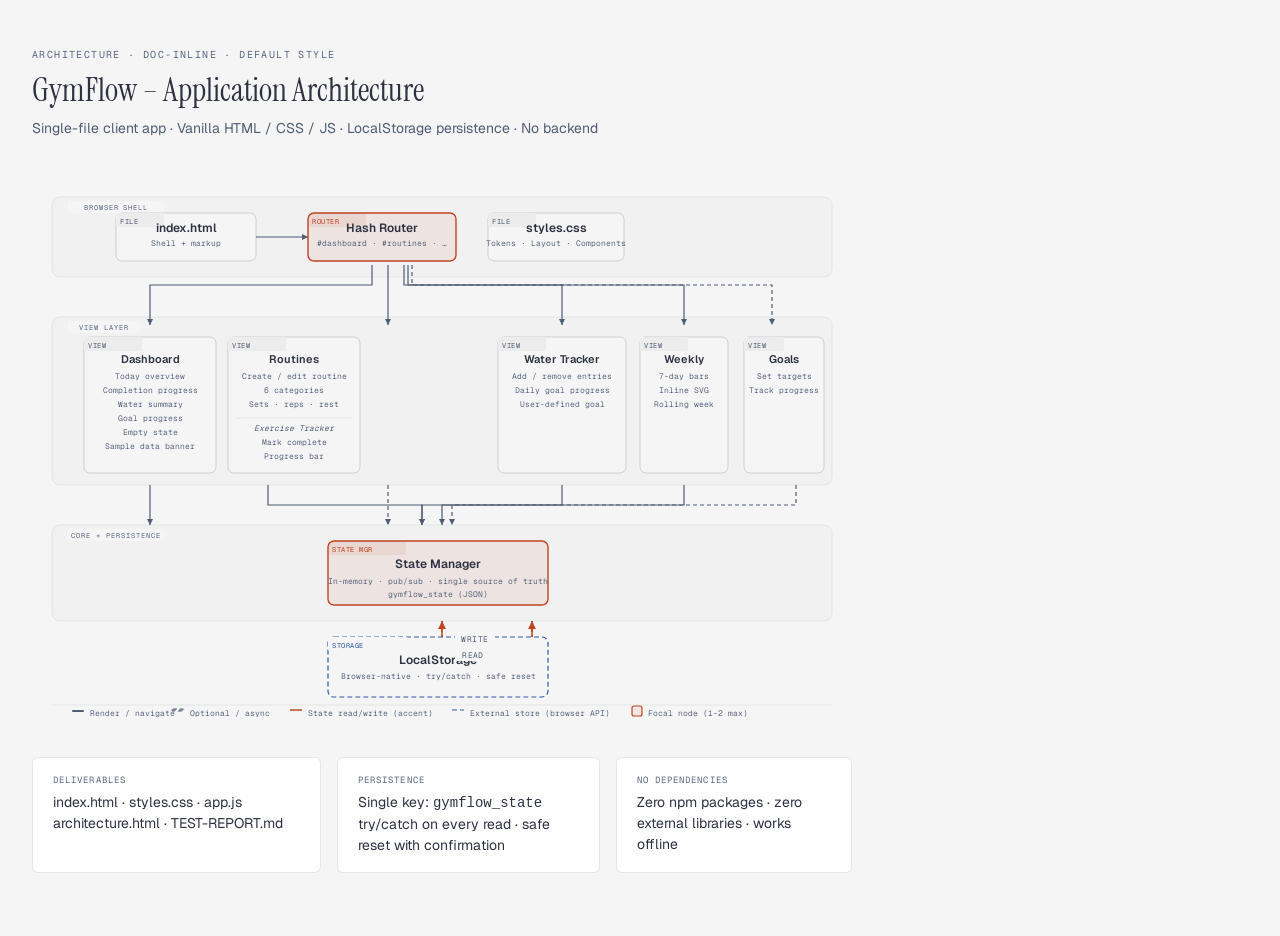
<file: backup/architecture.html>
<!DOCTYPE html>
<html lang="en">
<head>
<meta charset="UTF-8">
<meta name="viewport" content="width=device-width, initial-scale=1.0">
<title>GymFlow – Application Architecture</title>
<link rel="preconnect" href="https://fonts.googleapis.com">
<link href="https://fonts.googleapis.com/css2?family=Instrument+Serif:ital@0;1&family=Geist:wght@400;600&family=Geist+Mono:wght@400&display=swap" rel="stylesheet">
<style>
  *, *::before, *::after { box-sizing: border-box; margin: 0; padding: 0; }
  body {
    background: #f5f5f5;
    font-family: 'Geist', system-ui, sans-serif;
    padding: 48px 32px 64px;
    color: #2d3142;
  }
  .eyebrow {
    font-family: 'Geist Mono', monospace;
    font-size: 10px;
    letter-spacing: 0.14em;
    text-transform: uppercase;
    color: #5a6580;
    margin-bottom: 8px;
  }
  h1 {
    font-family: 'Instrument Serif', serif;
    font-size: 2rem;
    font-weight: 400;
    color: #2d3142;
    margin-bottom: 8px;
  }
  .subtitle {
    font-size: 0.875rem;
    color: #4f5d75;
    margin-bottom: 40px;
  }
  .diagram-wrapper {
    overflow-x: auto;
  }
  svg {
    min-width: 820px;
    display: block;
  }
  .cards {
    display: grid;
    grid-template-columns: 1.1fr 1fr 0.9fr;
    gap: 16px;
    margin-top: 40px;
    max-width: 820px;
  }
  .card {
    background: #fff;
    border: 1px solid rgba(45,49,66,0.12);
    border-radius: 6px;
    padding: 16px 20px;
  }
  .card-label {
    font-family: 'Geist Mono', monospace;
    font-size: 9px;
    letter-spacing: 0.12em;
    text-transform: uppercase;
    color: #5a6580;
    margin-bottom: 6px;
  }
  .card-value {
    font-size: 0.875rem;
    color: #2d3142;
    line-height: 1.5;
  }
</style>
</head>
<body>

<p class="eyebrow">Architecture · doc-inline · default style</p>
<h1>GymFlow – Application Architecture</h1>
<p class="subtitle">Single-file client app · Vanilla HTML / CSS / JS · LocalStorage persistence · No backend</p>

<div class="diagram-wrapper">
<svg viewBox="0 0 820 540" width="820" height="540" role="img"
     aria-labelledby="gymflow-arch-title gymflow-arch-desc"
     xmlns="http://www.w3.org/2000/svg">
<title id="gymflow-arch-title">GymFlow Application Architecture</title>
<desc id="gymflow-arch-desc">Architecture diagram showing GymFlow's five-layer structure: Browser Shell, Navigation Router, six View Modules, a central State Manager, and a LocalStorage persistence layer.</desc>
<defs>
  <marker id="arrow" viewBox="0 0 8 8" refX="7" refY="4"
          markerWidth="6" markerHeight="6" orient="auto-start-reverse">
    <path d="M0,0.5 L7,4 L0,7.5 Z" fill="#4f5d75"/>
  </marker>
  <marker id="arrow-accent" viewBox="0 0 8 8" refX="7" refY="4"
          markerWidth="6" markerHeight="6" orient="auto-start-reverse">
    <path d="M0,0.5 L7,4 L0,7.5 Z" fill="#bf4520"/>
  </marker>
  <marker id="arrow-link" viewBox="0 0 8 8" refX="7" refY="4"
          markerWidth="6" markerHeight="6" orient="auto-start-reverse">
    <path d="M0,0.5 L7,4 L0,7.5 Z" fill="#2e5aa8"/>
  </marker>
</defs>

<!-- z-order: zones → arrows → nodes -->

<!-- Zone: Browser Shell -->
<rect x="20" y="20" width="780" height="80" rx="8"
      fill="rgba(45,49,66,0.02)" stroke="rgba(45,49,66,0.10)" stroke-width="0.8"/>
<rect x="36" y="24" width="96" height="12" rx="2" fill="#f5f5f5"/>
<text x="84" y="33" fill="#5a6580" font-size="7" font-family="'Geist Mono',monospace"
      text-anchor="middle" letter-spacing="0.14em">BROWSER SHELL</text>

<!-- Zone: View Layer -->
<rect x="20" y="140" width="780" height="168" rx="8"
      fill="rgba(45,49,66,0.02)" stroke="rgba(45,49,66,0.10)" stroke-width="0.8"/>
<rect x="36" y="144" width="72" height="12" rx="2" fill="#f5f5f5"/>
<text x="72" y="153" fill="#5a6580" font-size="7" font-family="'Geist Mono',monospace"
      text-anchor="middle" letter-spacing="0.14em">VIEW LAYER</text>

<!-- Zone: Core -->
<rect x="20" y="348" width="780" height="96" rx="8"
      fill="rgba(45,49,66,0.02)" stroke="rgba(45,49,66,0.10)" stroke-width="0.8"/>
<rect x="36" y="352" width="96" height="12" rx="2" fill="#f5f5f5"/>
<text x="84" y="361" fill="#5a6580" font-size="7" font-family="'Geist Mono',monospace"
      text-anchor="middle" letter-spacing="0.14em">CORE + PERSISTENCE</text>

<!-- ===== ARROWS (drawn before nodes) ===== -->

<!-- index.html → Router (horizontal) -->
<line x1="224" y1="60" x2="276" y2="60"
      stroke="#4f5d75" stroke-width="1.2" marker-end="url(#arrow)"/>

<!-- Router → Dashboard (down-left L) -->
<path d="M 340,88 V 108 H 118 V 148"
      fill="none" stroke="#4f5d75" stroke-width="1.2" marker-end="url(#arrow)"/>
<!-- Router → Routines (down) -->
<path d="M 356,88 V 148"
      fill="none" stroke="#4f5d75" stroke-width="1.2" marker-end="url(#arrow)"/>
<!-- Router → Water (down-right L) -->
<path d="M 372,88 V 108 H 530 V 148"
      fill="none" stroke="#4f5d75" stroke-width="1.2" marker-end="url(#arrow)"/>
<!-- Router → Weekly (down-right L) -->
<path d="M 376,88 V 108 H 652 V 148"
      fill="none" stroke="#4f5d75" stroke-width="1.2" marker-end="url(#arrow)"/>
<!-- Router → Goals (down-right far L) -->
<path d="M 380,88 V 108 H 740 V 148"
      fill="none" stroke="#4f5d75" stroke-width="1.2" stroke-dasharray="4,3" marker-end="url(#arrow)"/>

<!-- Views → State Manager (all down to 388) -->
<!-- Dashboard → State -->
<path d="M 118,308 V 348"
      fill="none" stroke="#4f5d75" stroke-width="1.2" marker-end="url(#arrow)"/>
<!-- Routines → State -->
<path d="M 236,308 V 328 H 390 V 348"
      fill="none" stroke="#4f5d75" stroke-width="1.2" marker-end="url(#arrow)"/>
<!-- Exercise → State (goes up slightly then down — it's inside Routines) -->
<path d="M 356,308 V 348"
      fill="none" stroke="#4f5d75" stroke-width="1.2" stroke-dasharray="4,3" marker-end="url(#arrow)"/>
<!-- Water → State -->
<path d="M 530,308 V 328 H 390 V 348"
      fill="none" stroke="#4f5d75" stroke-width="1.2" marker-end="url(#arrow)"/>
<!-- Weekly → State -->
<path d="M 652,308 V 328 H 410 V 348"
      fill="none" stroke="#4f5d75" stroke-width="1.2" marker-end="url(#arrow)"/>
<!-- Goals → State -->
<path d="M 764,308 V 328 H 420 V 348"
      fill="none" stroke="#4f5d75" stroke-width="1.2" stroke-dasharray="4,3" marker-end="url(#arrow)"/>

<!-- State Manager ↔ LocalStorage (accent, bidirectional) -->
<path d="M 410,444 V 464 H 500 V 444"
      fill="none" stroke="#bf4520" stroke-width="1.5" marker-end="url(#arrow-accent)"/>
<path d="M 500,444 V 464 H 410 V 444"
      fill="none" stroke="#bf4520" stroke-width="1.5" stroke-dasharray="4,3" marker-end="url(#arrow-accent)"/>

<!-- ===== NODES ===== -->

<!-- index.html node -->
<rect x="84" y="36" width="140" height="48" rx="6"
      fill="#f5f5f5"/>
<rect x="84" y="36" width="140" height="48" rx="6"
      fill="none" stroke="rgba(45,49,66,0.18)" stroke-width="1"/>
<rect x="84" y="36" width="48" height="14" rx="2"
      fill="#ececec"/>
<text x="88" y="47" fill="#4f5d75" font-size="7" font-family="'Geist Mono',monospace"
      letter-spacing="0.08em">FILE</text>
<text x="154" y="55" fill="#2d3142" font-size="12" font-family="'Geist',sans-serif"
      font-weight="600" text-anchor="middle">index.html</text>
<text x="154" y="69" fill="#5a6580" font-size="8" font-family="'Geist Mono',monospace"
      text-anchor="middle">Shell + markup</text>

<!-- Router node (focal — accent) -->
<rect x="276" y="36" width="148" height="48" rx="6"
      fill="rgba(191,69,32,0.08)"/>
<rect x="276" y="36" width="148" height="48" rx="6"
      fill="none" stroke="#bf4520" stroke-width="1.4"/>
<rect x="276" y="36" width="58" height="14" rx="2"
      fill="rgba(191,69,32,0.08)"/>
<text x="280" y="47" fill="#bf4520" font-size="7" font-family="'Geist Mono',monospace"
      letter-spacing="0.08em">ROUTER</text>
<text x="350" y="55" fill="#2d3142" font-size="12" font-family="'Geist',sans-serif"
      font-weight="600" text-anchor="middle">Hash Router</text>
<text x="350" y="69" fill="#5a6580" font-size="8" font-family="'Geist Mono',monospace"
      text-anchor="middle">#dashboard · #routines · …</text>

<!-- styles.css node -->
<rect x="456" y="36" width="136" height="48" rx="6"
      fill="#f5f5f5"/>
<rect x="456" y="36" width="136" height="48" rx="6"
      fill="none" stroke="rgba(45,49,66,0.18)" stroke-width="1"/>
<rect x="456" y="36" width="48" height="14" rx="2"
      fill="#ececec"/>
<text x="460" y="47" fill="#4f5d75" font-size="7" font-family="'Geist Mono',monospace"
      letter-spacing="0.08em">FILE</text>
<text x="524" y="55" fill="#2d3142" font-size="12" font-family="'Geist',sans-serif"
      font-weight="600" text-anchor="middle">styles.css</text>
<text x="524" y="69" fill="#5a6580" font-size="8" font-family="'Geist Mono',monospace"
      text-anchor="middle">Tokens · Layout · Components</text>

<!-- View: Dashboard -->
<rect x="52" y="160" width="132" height="136" rx="6"
      fill="#f5f5f5"/>
<rect x="52" y="160" width="132" height="136" rx="6"
      fill="none" stroke="rgba(45,49,66,0.18)" stroke-width="1"/>
<rect x="52" y="160" width="58" height="14" rx="2" fill="#ececec"/>
<text x="56" y="171" fill="#4f5d75" font-size="7" font-family="'Geist Mono',monospace"
      letter-spacing="0.08em">VIEW</text>
<text x="118" y="186" fill="#2d3142" font-size="11" font-family="'Geist',sans-serif"
      font-weight="600" text-anchor="middle">Dashboard</text>
<text x="118" y="202" fill="#5a6580" font-size="8" font-family="'Geist Mono',monospace"
      text-anchor="middle">Today overview</text>
<text x="118" y="216" fill="#5a6580" font-size="8" font-family="'Geist Mono',monospace"
      text-anchor="middle">Completion progress</text>
<text x="118" y="230" fill="#5a6580" font-size="8" font-family="'Geist Mono',monospace"
      text-anchor="middle">Water summary</text>
<text x="118" y="244" fill="#5a6580" font-size="8" font-family="'Geist Mono',monospace"
      text-anchor="middle">Goal progress</text>
<text x="118" y="258" fill="#5a6580" font-size="8" font-family="'Geist Mono',monospace"
      text-anchor="middle">Empty state</text>
<text x="118" y="272" fill="#5a6580" font-size="8" font-family="'Geist Mono',monospace"
      text-anchor="middle">Sample data banner</text>

<!-- View: Routines + Exercise -->
<rect x="196" y="160" width="132" height="136" rx="6"
      fill="#f5f5f5"/>
<rect x="196" y="160" width="132" height="136" rx="6"
      fill="none" stroke="rgba(45,49,66,0.18)" stroke-width="1"/>
<rect x="196" y="160" width="58" height="14" rx="2" fill="#ececec"/>
<text x="200" y="171" fill="#4f5d75" font-size="7" font-family="'Geist Mono',monospace"
      letter-spacing="0.08em">VIEW</text>
<text x="262" y="186" fill="#2d3142" font-size="11" font-family="'Geist',sans-serif"
      font-weight="600" text-anchor="middle">Routines</text>
<text x="262" y="202" fill="#5a6580" font-size="8" font-family="'Geist Mono',monospace"
      text-anchor="middle">Create / edit routine</text>
<text x="262" y="216" fill="#5a6580" font-size="8" font-family="'Geist Mono',monospace"
      text-anchor="middle">6 categories</text>
<text x="262" y="230" fill="#5a6580" font-size="8" font-family="'Geist Mono',monospace"
      text-anchor="middle">Sets · reps · rest</text>
<line x1="204" y1="241" x2="320" y2="241"
      stroke="rgba(45,49,66,0.10)" stroke-width="0.8"/>
<text x="262" y="254" fill="#4f5d75" font-size="8" font-family="'Geist Mono',monospace"
      text-anchor="middle" font-style="italic">Exercise Tracker</text>
<text x="262" y="268" fill="#5a6580" font-size="8" font-family="'Geist Mono',monospace"
      text-anchor="middle">Mark complete</text>
<text x="262" y="282" fill="#5a6580" font-size="8" font-family="'Geist Mono',monospace"
      text-anchor="middle">Progress bar</text>

<!-- View: Water -->
<rect x="466" y="160" width="128" height="136" rx="6"
      fill="#f5f5f5"/>
<rect x="466" y="160" width="128" height="136" rx="6"
      fill="none" stroke="rgba(45,49,66,0.18)" stroke-width="1"/>
<rect x="466" y="160" width="48" height="14" rx="2" fill="#ececec"/>
<text x="470" y="171" fill="#4f5d75" font-size="7" font-family="'Geist Mono',monospace"
      letter-spacing="0.08em">VIEW</text>
<text x="530" y="186" fill="#2d3142" font-size="11" font-family="'Geist',sans-serif"
      font-weight="600" text-anchor="middle">Water Tracker</text>
<text x="530" y="202" fill="#5a6580" font-size="8" font-family="'Geist Mono',monospace"
      text-anchor="middle">Add / remove entries</text>
<text x="530" y="216" fill="#5a6580" font-size="8" font-family="'Geist Mono',monospace"
      text-anchor="middle">Daily goal progress</text>
<text x="530" y="230" fill="#5a6580" font-size="8" font-family="'Geist Mono',monospace"
      text-anchor="middle">User-defined goal</text>

<!-- View: Weekly -->
<rect x="608" y="160" width="88" height="136" rx="6"
      fill="#f5f5f5"/>
<rect x="608" y="160" width="88" height="136" rx="6"
      fill="none" stroke="rgba(45,49,66,0.18)" stroke-width="1"/>
<rect x="608" y="160" width="48" height="14" rx="2" fill="#ececec"/>
<text x="612" y="171" fill="#4f5d75" font-size="7" font-family="'Geist Mono',monospace"
      letter-spacing="0.08em">VIEW</text>
<text x="652" y="186" fill="#2d3142" font-size="11" font-family="'Geist',sans-serif"
      font-weight="600" text-anchor="middle">Weekly</text>
<text x="652" y="202" fill="#5a6580" font-size="8" font-family="'Geist Mono',monospace"
      text-anchor="middle">7-day bars</text>
<text x="652" y="216" fill="#5a6580" font-size="8" font-family="'Geist Mono',monospace"
      text-anchor="middle">Inline SVG</text>
<text x="652" y="230" fill="#5a6580" font-size="8" font-family="'Geist Mono',monospace"
      text-anchor="middle">Rolling week</text>

<!-- View: Goals -->
<rect x="712" y="160" width="80" height="136" rx="6"
      fill="#f5f5f5"/>
<rect x="712" y="160" width="80" height="136" rx="6"
      fill="none" stroke="rgba(45,49,66,0.18)" stroke-width="1"/>
<rect x="712" y="160" width="40" height="14" rx="2" fill="#ececec"/>
<text x="716" y="171" fill="#4f5d75" font-size="7" font-family="'Geist Mono',monospace"
      letter-spacing="0.08em">VIEW</text>
<text x="752" y="186" fill="#2d3142" font-size="11" font-family="'Geist',sans-serif"
      font-weight="600" text-anchor="middle">Goals</text>
<text x="752" y="202" fill="#5a6580" font-size="8" font-family="'Geist Mono',monospace"
      text-anchor="middle">Set targets</text>
<text x="752" y="216" fill="#5a6580" font-size="8" font-family="'Geist Mono',monospace"
      text-anchor="middle">Track progress</text>

<!-- State Manager node (focal — accent) -->
<rect x="296" y="364" width="220" height="64" rx="6"
      fill="rgba(191,69,32,0.08)"/>
<rect x="296" y="364" width="220" height="64" rx="6"
      fill="none" stroke="#bf4520" stroke-width="1.4"/>
<rect x="296" y="364" width="78" height="14" rx="2"
      fill="rgba(191,69,32,0.08)"/>
<text x="300" y="375" fill="#bf4520" font-size="7" font-family="'Geist Mono',monospace"
      letter-spacing="0.08em">STATE MGR</text>
<text x="406" y="391" fill="#2d3142" font-size="12" font-family="'Geist',sans-serif"
      font-weight="600" text-anchor="middle">State Manager</text>
<text x="406" y="407" fill="#5a6580" font-size="8" font-family="'Geist Mono',monospace"
      text-anchor="middle">In-memory · pub/sub · single source of truth</text>
<text x="406" y="420" fill="#5a6580" font-size="8" font-family="'Geist Mono',monospace"
      text-anchor="middle">gymflow_state (JSON)</text>

<!-- LocalStorage node -->
<rect x="296" y="460" width="220" height="60" rx="6"
      fill="#f5f5f5"/>
<rect x="296" y="460" width="220" height="60" rx="6"
      fill="none" stroke="#2e5aa8" stroke-width="1.2" stroke-dasharray="5,3"/>
<rect x="296" y="460" width="80" height="14" rx="2" fill="#f5f5f5"/>
<text x="300" y="471" fill="#2e5aa8" font-size="7" font-family="'Geist Mono',monospace"
      letter-spacing="0.08em">STORAGE</text>
<text x="406" y="487" fill="#2d3142" font-size="12" font-family="'Geist',sans-serif"
      font-weight="600" text-anchor="middle">LocalStorage</text>
<text x="406" y="502" fill="#5a6580" font-size="8" font-family="'Geist Mono',monospace"
      text-anchor="middle">Browser-native · try/catch · safe reset</text>

<!-- Arrow label: READ/WRITE -->
<rect x="423" y="456" width="40" height="12" rx="2" fill="#f5f5f5"/>
<text x="443" y="465" fill="#4f5d75" font-size="8" font-family="'Geist Mono',monospace"
      text-anchor="middle" letter-spacing="0.06em">WRITE</text>
<rect x="423" y="472" width="36" height="12" rx="2" fill="#f5f5f5"/>
<text x="441" y="481" fill="#4f5d75" font-size="8" font-family="'Geist Mono',monospace"
      text-anchor="middle" letter-spacing="0.06em">READ</text>

<!-- Legend strip -->
<line x1="20" y1="528" x2="800" y2="528"
      stroke="rgba(45,49,66,0.10)" stroke-width="0.8"/>
<rect x="40" y="533" width="12" height="2" rx="1" fill="#4f5d75"/>
<text x="58" y="539" fill="#5a6580" font-size="8" font-family="'Geist Mono',monospace">Render / navigate</text>
<rect x="140" y="532" width="12" height="2" rx="1"
      fill="#4f5d75" style="stroke-dasharray:4,3;stroke:#4f5d75;stroke-width:1;fill:none;"/>
<line x1="140" y1="533" x2="152" y2="533"
      stroke="#4f5d75" stroke-width="1" stroke-dasharray="4,3"/>
<text x="158" y="539" fill="#5a6580" font-size="8" font-family="'Geist Mono',monospace">Optional / async</text>
<line x1="258" y1="533" x2="270" y2="533"
      stroke="#bf4520" stroke-width="1.5"/>
<text x="276" y="539" fill="#5a6580" font-size="8" font-family="'Geist Mono',monospace">State read/write (accent)</text>
<line x1="420" y1="533" x2="432" y2="533"
      stroke="#2e5aa8" stroke-width="1.2" stroke-dasharray="5,3"/>
<text x="438" y="539" fill="#5a6580" font-size="8" font-family="'Geist Mono',monospace">External store (browser API)</text>
<rect x="600" y="529" width="10" height="10" rx="2"
      fill="rgba(191,69,32,0.08)" stroke="#bf4520" stroke-width="1.2"/>
<text x="616" y="539" fill="#5a6580" font-size="8" font-family="'Geist Mono',monospace">Focal node (1–2 max)</text>
</svg>
</div>

<div class="cards">
  <div class="card">
    <p class="card-label">Deliverables</p>
    <p class="card-value">index.html · styles.css · app.js<br>architecture.html · TEST-REPORT.md</p>
  </div>
  <div class="card">
    <p class="card-label">Persistence</p>
    <p class="card-value">Single key: <code>gymflow_state</code><br>try/catch on every read · safe reset with confirmation</p>
  </div>
  <div class="card">
    <p class="card-label">No dependencies</p>
    <p class="card-value">Zero npm packages · zero external libraries · works offline</p>
  </div>
</div>

</body>
</html>
</file>
<file: styles.css>
/* ============================================================
   GymFlow – styles.css
   Visual Identity: Athletic Dark Luxe
   Design Tokens: Deep obsidian, Electric Lime, Ice Cyan
   Standards: WCAG AA contrast (text >= 4.5:1, large text >= 3:1),
              Reduced-motion support, Mobile safe-area insets.
   ============================================================ */

/* ── 1. CUSTOM PROPERTIES ─────────────────────────────────── */
:root {
  /* Canvas & Foundations (Spatial Performance Synthesis) */
  --color-bg:               #06080c;   /* Deep obsidian tactical foundation */
  --color-surface:          #0c1018;   /* Elevated spatial card surface */
  --color-surface-2:        #121824;   /* Secondary surface (chips, rows, specs) */
  --color-surface-hover:    #172030;   /* Interactive hover surface */
  --color-surface-sunken:   #080c14;   /* Form inputs, chart tracks, sunken cells */

  /* Borders & Hairlines */
  --color-border:           rgba(255, 255, 255, 0.08);
  --color-border-strong:    rgba(255, 255, 255, 0.16);
  --color-border-highlight: rgba(255, 255, 255, 0.28);
  --color-border-glow:      rgba(198, 255, 0, 0.35);

  /* Primary Brand Accent (Electric Lime) */
  --color-primary:          #c6ff00;   /* Neon electric lime */
  --color-primary-dark:     #84cc00;   /* Deep athletic lime */
  --color-primary-hover:    #d8ff33;   /* Highlight lime */
  --color-primary-light:    rgba(198, 255, 0, 0.12);
  --color-text-on-primary:  #06080c;   /* Maximum contrast against lime (AAA compliant) */

  /* Secondary Accents (Laser Cyan - Hydration & Biometrics) */
  --color-secondary:        #00e5ff;   /* Laser Cyan */
  --color-secondary-hover:  #33ecff;
  --color-secondary-light:  rgba(0, 229, 255, 0.12);
  --color-text-on-secondary:#06080c;

  --color-accent:           #c6ff00;
  --color-accent-light:     rgba(198, 255, 0, 0.12);
  --color-accent-glow:      rgba(198, 255, 0, 0.35);

  --color-danger:           #f87171;   /* Red 400 */
  --color-danger-dark:      #ef4444;
  --color-danger-light:     rgba(248, 113, 113, 0.14);
  --color-warning:          #fbbf24;   /* Amber 400 */

  /* Category Specific Accents */
  --cat-chest:              #f87171;
  --cat-back:               #818cf8;
  --cat-legs:               #fbbf24;
  --cat-shoulders:          #fb923c;
  --cat-arms:               #c6ff00;
  --cat-cardio:             #00e5ff;

  /* Text & Readability (Verified WCAG AA / AAA) */
  --color-text-primary:     #f8fafc;   /* 17.5:1 on #0c1018 (AAA) */
  --color-text-secondary:   #94a3b8;   /* 5.8:1 on #0c1018 (AA) */
  --color-text-muted:       #64748b;   /* 3.2:1 on #0c1018 (Metadata / hints) */

  /* Progress & Data */
  --color-chart-fill:       #c6ff00;
  --color-chart-empty:      #121824;

  /* Typography Stacks */
  --font-sans: system-ui, -apple-system, BlinkMacSystemFont, 'Segoe UI', Roboto, Helvetica, Arial, sans-serif;
  --font-mono: ui-monospace, 'SF Mono', Consolas, 'Liberation Mono', Menlo, monospace;

  /* Scale */
  --text-xs:   0.75rem;     /* 12px */
  --text-sm:   0.875rem;    /* 14px */
  --text-base: 1rem;        /* 16px (Base floor) */
  --text-lg:   1.125rem;    /* 18px */
  --text-xl:   1.25rem;     /* 20px */
  --text-2xl:  1.5rem;      /* 24px */
  --text-3xl:  1.875rem;    /* 30px */
  --text-4xl:  2.25rem;     /* 36px */

  /* Spacing (4px / 8px Grid) */
  --space-1: 4px;
  --space-2: 8px;
  --space-3: 12px;
  --space-4: 16px;
  --space-5: 20px;
  --space-6: 24px;
  --space-8: 32px;
  --space-10: 40px;
  --space-12: 48px;

  /* Radii */
  --radius-xs:  4px;
  --radius-sm:  8px;
  --radius-md:  14px;
  --radius-lg:  20px;
  --radius-pill: 9999px;

  /* Navigation & Chrome */
  --sidebar-w: 240px;
  --bottom-nav-h: 64px;

  /* Shadows */
  --shadow-card:  0 6px 24px -2px rgba(0, 0, 0, 0.65), 0 0 0 1px rgba(255, 255, 255, 0.08);
  --shadow-hover: 0 12px 32px -4px rgba(0, 0, 0, 0.75), 0 0 0 1px var(--color-border-glow), 0 0 16px rgba(198, 255, 0, 0.12);
  --shadow-modal: 0 24px 60px -12px rgba(0, 0, 0, 0.9), 0 0 0 1px var(--color-border-strong);

  /* Transitions */
  --transition-fast: 150ms cubic-bezier(0.16, 1, 0.3, 1);
  --transition-normal: 250ms cubic-bezier(0.16, 1, 0.3, 1);
}

/* ── REDUCED MOTION ───────────────────────────────────────── */
@media (prefers-reduced-motion: reduce) {
  *, *::before, *::after {
    animation-duration: 0.01ms !important;
    animation-iteration-count: 1 !important;
    transition-duration: 0.01ms !important;
    scroll-behavior: auto !important;
  }
}

/* ── 2. RESET & BASE ──────────────────────────────────────── */
*, *::before, *::after {
  box-sizing: border-box;
}

html {
  font-size: 16px;
  -webkit-text-size-adjust: 100%;
  color-scheme: dark;
}

body {
  margin: 0;
  font-family: var(--font-sans);
  font-size: var(--text-base);
  line-height: 1.55;
  color: var(--color-text-primary);
  background-color: var(--color-bg);
  background-image:
    linear-gradient(to right, rgba(255, 255, 255, 0.018) 1px, transparent 1px),
    linear-gradient(to bottom, rgba(255, 255, 255, 0.018) 1px, transparent 1px),
    radial-gradient(circle at 92% 10%, rgba(198, 255, 0, 0.04) 0%, transparent 45%),
    radial-gradient(circle at 8% 90%, rgba(0, 229, 255, 0.03) 0%, transparent 45%);
  background-size: 32px 32px, 32px 32px, 100% 100%, 100% 100%;
  background-attachment: fixed;
  -webkit-font-smoothing: antialiased;
  -moz-osx-font-smoothing: grayscale;
}

::selection {
  background: var(--color-primary);
  color: var(--color-text-on-primary);
}

/* Scrollbar */
::-webkit-scrollbar { width: 8px; height: 8px; }
::-webkit-scrollbar-track { background: var(--color-bg); }
::-webkit-scrollbar-thumb {
  background: var(--color-surface-2);
  border-radius: var(--radius-pill);
  border: 2px solid var(--color-bg);
}
::-webkit-scrollbar-thumb:hover { background: var(--color-border-strong); }

h1, h2, h3 {
  margin: 0;
  font-weight: 700;
  line-height: 1.25;
  letter-spacing: -0.025em;
  color: var(--color-text-primary);
  text-wrap: balance;
}

p { margin: 0; }
ul, ol { margin: 0; padding: 0; list-style: none; }
a { color: var(--color-primary); text-decoration: none; transition: color var(--transition-fast); }
a:hover { color: var(--color-primary-hover); text-decoration: none; }
button { cursor: pointer; border: none; background: none; font: inherit; }
input, select, textarea { font: inherit; }

/* Skip Link */
.skip-link {
  position: absolute;
  top: -100px;
  left: var(--space-4);
  background: var(--color-primary);
  color: var(--color-text-on-primary);
  padding: var(--space-2) var(--space-4);
  border-radius: var(--radius-sm);
  font-size: var(--text-sm);
  font-weight: 700;
  z-index: 999;
  transition: top var(--transition-fast);
}
.skip-link:focus { top: var(--space-4); outline: 2px solid #ffffff; }

.sr-only {
  position: absolute;
  width: 1px; height: 1px;
  margin: -1px; overflow: hidden;
  clip: rect(0 0 0 0);
  white-space: nowrap;
  border: 0;
}

/* Accessible Focus Ring */
:focus-visible {
  outline: 2px solid var(--color-primary);
  outline-offset: 2px;
  border-radius: var(--radius-xs);
}

/* ── 3. LAYOUT STRUCTURE ──────────────────────────────────── */
.sidebar {
  position: fixed;
  top: 0; left: 0; bottom: 0;
  width: var(--sidebar-w);
  background: var(--color-surface);
  border-right: 1px solid var(--color-border);
  display: flex;
  flex-direction: column;
  padding: var(--space-6) 0 var(--space-5);
  z-index: 20;
  overflow-y: auto;
}

.main-content {
  margin-left: var(--sidebar-w);
  padding: var(--space-8) var(--space-8) var(--space-12);
  min-height: 100vh;
  max-width: 980px;
}

.bottom-nav { display: none; }

/* Tablet Breakpoint (768px – 1023px) */
@media (min-width: 768px) and (max-width: 1023px) {
  :root { --sidebar-w: 200px; }
  .main-content { padding: var(--space-6) var(--space-6) var(--space-10); }
}

/* Mobile Breakpoint (< 768px) */
@media (max-width: 767px) {
  .sidebar { display: none; }
  .bottom-nav {
    display: flex;
    position: fixed;
    bottom: 0; left: 0; right: 0;
    height: calc(var(--bottom-nav-h) + env(safe-area-inset-bottom, 0px));
    padding-bottom: max(var(--space-1), env(safe-area-inset-bottom, 0px));
    background: rgba(17, 24, 39, 0.94);
    backdrop-filter: blur(16px);
    -webkit-backdrop-filter: blur(16px);
    border-top: 1px solid var(--color-border);
    z-index: 30;
  }
  .main-content {
    margin-left: 0;
    padding: var(--space-4) var(--space-4) calc(var(--bottom-nav-h) + env(safe-area-inset-bottom, 0px) + var(--space-6));
    max-width: 100%;
  }
}

/* ── 4. SIDEBAR NAVIGATION ────────────────────────────────── */
.sidebar-brand {
  display: flex;
  align-items: center;
  gap: var(--space-3);
  padding: 0 var(--space-6) var(--space-6);
  border-bottom: 1px solid var(--color-border);
  margin-bottom: var(--space-4);
}

.brand-icon {
  flex-shrink: 0;
}

.brand-name {
  font-size: var(--text-xl);
  font-weight: 800;
  letter-spacing: -0.03em;
  color: var(--color-text-primary);
  display: flex;
  align-items: baseline;
  gap: 2px;
}

.brand-name span {
  color: var(--color-primary);
}

.nav-list {
  flex: 1;
  padding: 0 var(--space-3);
}

.nav-link {
  display: flex;
  align-items: center;
  gap: var(--space-3);
  padding: var(--space-3) var(--space-4);
  border-radius: var(--radius-sm);
  color: var(--color-text-secondary);
  font-size: var(--text-sm);
  font-weight: 600;
  transition: background var(--transition-fast), color var(--transition-fast), border-color var(--transition-fast);
  margin-bottom: var(--space-1);
  min-height: 44px;
  border: 1px solid transparent;
}

.nav-link:hover {
  background: var(--color-surface-2);
  color: var(--color-text-primary);
}

.nav-link.active,
.nav-link[aria-current="page"] {
  background: var(--color-surface-2);
  color: var(--color-primary);
  border-color: rgba(163, 230, 53, 0.25);
  box-shadow: inset 3px 0 0 0 var(--color-primary);
}

.nav-icon {
  flex-shrink: 0;
  transition: transform var(--transition-fast);
}
.nav-link:hover .nav-icon { transform: scale(1.05); }

.sidebar-footer {
  padding: var(--space-4) var(--space-4) 0;
  border-top: 1px solid var(--color-border);
  margin-top: auto;
}

.sidebar-footer-actions {
  display: flex;
  flex-direction: column;
  gap: var(--space-1);
  margin-bottom: var(--space-2);
}

.btn-sidebar-action {
  display: flex;
  align-items: center;
  gap: var(--space-2);
  color: var(--color-text-secondary);
  font-size: var(--text-xs);
  font-weight: 600;
  padding: var(--space-2) var(--space-3);
  border-radius: var(--radius-sm);
  min-height: 38px;
  width: 100%;
  transition: color var(--transition-fast), background var(--transition-fast);
}

.btn-sidebar-action:hover {
  color: var(--color-primary);
  background: var(--color-primary-light);
}

.btn-reset-data {
  display: flex;
  align-items: center;
  gap: var(--space-2);
  color: var(--color-text-muted);
  font-size: var(--text-xs);
  font-weight: 600;
  padding: var(--space-2) var(--space-3);
  border-radius: var(--radius-sm);
  min-height: 44px;
  width: 100%;
  transition: color var(--transition-fast), background var(--transition-fast);
}
.btn-reset-data:hover {
  color: var(--color-danger);
  background: var(--color-danger-light);
}

/* ── 5. MOBILE BOTTOM NAVIGATION ──────────────────────────── */
.bottom-nav-link {
  flex: 1;
  display: flex;
  flex-direction: column;
  align-items: center;
  justify-content: center;
  gap: 3px;
  color: var(--color-text-muted);
  font-size: 11px;
  font-weight: 600;
  padding: var(--space-1);
  min-width: 48px;
  min-height: 48px;
  transition: color var(--transition-fast);
}

.bottom-nav-link.active,
.bottom-nav-link[aria-current="page"] {
  color: var(--color-primary);
}

.bottom-nav-link:hover {
  color: var(--color-primary-hover);
}

/* ── 6. VIEW HEADERS & BANNERS ────────────────────────────── */
.view { display: block; }
.view[hidden] { display: none; }

.view-header {
  display: flex;
  align-items: flex-start;
  justify-content: space-between;
  gap: var(--space-4);
  margin-bottom: var(--space-6);
}

.view-header h1 {
  font-size: var(--text-3xl);
  font-weight: 800;
  letter-spacing: -0.03em;
}

.view-subtitle {
  color: var(--color-text-secondary);
  font-size: var(--text-sm);
  font-weight: 500;
  margin-top: var(--space-1);
}

/* Banners */
.storage-error-banner {
  display: flex;
  align-items: center;
  gap: var(--space-3);
  background: var(--color-danger-light);
  border: 1px solid rgba(248, 113, 113, 0.35);
  border-radius: var(--radius-sm);
  padding: var(--space-3) var(--space-4);
  font-size: var(--text-sm);
  font-weight: 600;
  color: var(--color-danger);
  margin-bottom: var(--space-5);
  box-shadow: 0 4px 12px rgba(248, 113, 113, 0.1);
}
.storage-error-banner svg { flex-shrink: 0; }
.storage-error-banner[hidden] { display: none; }

.sample-banner {
  display: flex;
  align-items: flex-start;
  gap: var(--space-3);
  background: var(--color-surface-2);
  border: 1px solid var(--color-border-strong);
  border-radius: var(--radius-sm);
  padding: var(--space-3) var(--space-4);
  font-size: var(--text-sm);
  color: var(--color-text-secondary);
  margin-bottom: var(--space-5);
}
.sample-banner svg { flex-shrink: 0; margin-top: 2px; color: var(--color-secondary); }
.sample-banner[hidden] { display: none; }

/* ── 7. CARDS & PANELS ────────────────────────────────────── */
.card {
  background: var(--color-surface);
  border: 1px solid var(--color-border);
  border-radius: var(--radius-md);
  padding: var(--space-5) var(--space-6);
  margin-bottom: var(--space-5);
  box-shadow: var(--shadow-card);
  background-image: linear-gradient(180deg, rgba(255, 255, 255, 0.02) 0%, transparent 100%);
  transition: border-color var(--transition-fast), box-shadow var(--transition-fast);
}

.card-header {
  display: flex;
  align-items: center;
  justify-content: space-between;
  margin-bottom: var(--space-4);
  gap: var(--space-4);
}

.card-title {
  font-size: var(--text-lg);
  font-weight: 700;
  letter-spacing: -0.02em;
  color: var(--color-text-primary);
}

.card-subtitle {
  font-size: var(--text-sm);
  color: var(--color-text-secondary);
  margin-top: var(--space-1);
  margin-bottom: var(--space-5);
}

.link-btn {
  font-size: var(--text-sm);
  font-weight: 600;
  color: var(--color-primary);
  display: inline-flex;
  align-items: center;
  gap: var(--space-1);
  min-height: 44px;
}
.link-btn:hover {
  color: var(--color-primary-hover);
  text-decoration: underline;
}

/* ── 8. STAT GRID ─────────────────────────────────────────── */
.stat-grid {
  display: grid;
  grid-template-columns: repeat(4, 1fr);
  gap: var(--space-4);
  margin-bottom: var(--space-6);
}

@media (max-width: 1023px) {
  .stat-grid { grid-template-columns: repeat(2, 1fr); }
}

@media (max-width: 520px) {
  .stat-grid { grid-template-columns: 1fr; }
}

.stat-card {
  background: var(--color-surface);
  border: 1px solid var(--color-border);
  border-top: 2px solid var(--color-border-strong);
  border-radius: var(--radius-md);
  padding: var(--space-4) var(--space-5);
  box-shadow: var(--shadow-card);
  position: relative;
  overflow: hidden;
  transition: transform var(--transition-fast), border-color var(--transition-fast), box-shadow var(--transition-fast);
}

.stat-card:hover {
  border-color: var(--color-border-highlight);
  transform: translateY(-2px);
  box-shadow: var(--shadow-hover);
}

.stat-card:nth-child(1) { border-top-color: var(--color-primary); }
.stat-card:nth-child(2) { border-top-color: var(--color-primary); }
.stat-card:nth-child(3) { border-top-color: var(--color-secondary); }
.stat-card:nth-child(4) { border-top-color: var(--color-warning); }

.stat-label {
  font-size: var(--text-xs);
  font-weight: 700;
  letter-spacing: 0.12em;
  text-transform: uppercase;
  color: var(--color-text-muted);
  font-family: var(--font-mono);
  margin-bottom: var(--space-2);
}

.stat-value {
  font-size: var(--text-3xl);
  font-weight: 800;
  letter-spacing: -0.02em;
  color: var(--color-text-primary);
  line-height: 1.1;
  margin-bottom: var(--space-2);
  font-family: var(--font-mono);
  font-variant-numeric: tabular-nums;
}

.stat-card:nth-child(1) .stat-value {
  font-size: var(--text-2xl);
  word-break: break-word;
}

.stat-card:nth-child(3) .stat-value {
  color: var(--color-secondary);
  text-shadow: 0 0 16px rgba(0, 229, 255, 0.25);
}

.stat-sub {
  font-size: var(--text-xs);
  font-weight: 600;
  color: var(--color-text-secondary);
  font-family: var(--font-mono);
  margin-top: var(--space-1);
}

/* ── 9. PROGRESS BARS ─────────────────────────────────────── */
.progress-bar-track {
  height: 6px;
  background: var(--color-surface-sunken);
  border-radius: var(--radius-pill);
  overflow: hidden;
  margin-top: var(--space-2);
  border: 1px solid rgba(255, 255, 255, 0.05);
}

.progress-bar-fill {
  height: 100%;
  background: linear-gradient(90deg, var(--color-primary-dark), var(--color-primary));
  border-radius: var(--radius-pill);
  transition: width var(--transition-normal);
  box-shadow: 0 0 8px rgba(198, 255, 0, 0.35);
}

.progress-bar-fill.complete {
  background: var(--color-primary);
  box-shadow: 0 0 12px var(--color-accent-glow);
}

.water-progress-track {
  height: 10px;
  margin: var(--space-4) 0;
}
.water-progress-track .progress-bar-fill {
  background: linear-gradient(90deg, #0088ff, var(--color-secondary));
  box-shadow: 0 0 10px rgba(0, 229, 255, 0.4);
}
.water-progress-track .progress-bar-fill.complete {
  background: var(--color-secondary);
  box-shadow: 0 0 14px rgba(0, 229, 255, 0.5);
}

/* ── 10. EXERCISE LIST (TODAY'S WORKOUT) ───────────────────── */
.exercise-list {
  display: flex;
  flex-direction: column;
  gap: var(--space-2);
}

.exercise-item {
  display: flex;
  align-items: center;
  gap: var(--space-3);
  padding: var(--space-3) var(--space-4);
  background: var(--color-surface-2);
  border: 1px solid var(--color-border);
  border-left: 3px solid transparent;
  border-radius: var(--radius-sm);
  min-height: 56px;
  transition: background var(--transition-fast), border-color var(--transition-fast), transform var(--transition-fast);
}

.exercise-item:hover {
  border-color: var(--color-border-strong);
  background: var(--color-surface-hover);
  transform: translateX(2px);
}

.exercise-item.done {
  background: linear-gradient(90deg, rgba(198, 255, 0, 0.05) 0%, rgba(18, 24, 36, 0.95) 100%);
  border-color: rgba(198, 255, 0, 0.25);
  border-left-color: var(--color-primary);
}

.exercise-checkbox {
  width: 44px; height: 44px;
  margin: -10px;
  padding: 10px;
  display: flex;
  align-items: center;
  justify-content: center;
  cursor: pointer;
}

.exercise-checkbox::before {
  content: '';
  width: 22px;
  height: 22px;
  border-radius: var(--radius-pill);
  border: 2px solid var(--color-text-muted);
  transition: border-color var(--transition-fast), background var(--transition-fast), transform var(--transition-fast), box-shadow var(--transition-fast);
}

.exercise-checkbox:hover::before {
  border-color: var(--color-primary);
  transform: scale(1.08);
  box-shadow: 0 0 8px rgba(198, 255, 0, 0.2);
}

.exercise-item.done .exercise-checkbox::before {
  border-color: var(--color-primary);
  background: var(--color-primary);
  box-shadow: 0 0 10px var(--color-accent-glow);
}

.exercise-item.done .exercise-checkbox svg {
  position: absolute;
  pointer-events: none;
}

.exercise-item.done .exercise-checkbox svg polyline {
  stroke: var(--color-text-on-primary) !important;
}

.exercise-name {
  flex: 1;
  font-size: var(--text-sm);
  font-weight: 600;
  color: var(--color-text-primary);
  transition: color var(--transition-fast);
}

.exercise-item.done .exercise-name {
  color: #94a3b8;
  font-weight: 500;
}

.exercise-meta {
  font-size: var(--text-xs);
  color: var(--color-secondary);
  font-family: var(--font-mono);
  font-weight: 700;
  background: rgba(0, 0, 0, 0.35);
  padding: 4px var(--space-2);
  border-radius: var(--radius-xs);
  border: 1px solid rgba(255, 255, 255, 0.06);
  white-space: nowrap;
  letter-spacing: 0.04em;
}

/* ── 11. ROUTINES CARDS & LIST ────────────────────────────── */
.category-filters {
  display: flex;
  flex-wrap: wrap;
  gap: var(--space-2);
  margin-bottom: var(--space-5);
}

.filter-pill {
  padding: 8px 16px;
  min-height: 38px;
  display: inline-flex;
  align-items: center;
  justify-content: center;
  border-radius: var(--radius-pill);
  font-size: var(--text-xs);
  font-weight: 600;
  background: var(--color-surface);
  border: 1px solid var(--color-border);
  color: var(--color-text-secondary);
  cursor: pointer;
  transition: background var(--transition-fast), color var(--transition-fast), border-color var(--transition-fast), transform var(--transition-fast);
}

.filter-pill:hover {
  border-color: var(--color-border-strong);
  color: var(--color-text-primary);
  transform: translateY(-1px);
}

.filter-pill.active {
  background: var(--color-primary);
  color: var(--color-text-on-primary);
  border-color: var(--color-primary);
}

.routine-card {
  background: var(--color-surface);
  border: 1px solid var(--color-border);
  border-radius: var(--radius-md);
  margin-bottom: var(--space-4);
  box-shadow: var(--shadow-card);
  overflow: hidden;
  transition: border-color var(--transition-fast);
}

.routine-card:hover {
  border-color: var(--color-border-strong);
}

.routine-header {
  display: flex;
  align-items: center;
  justify-content: space-between;
  padding: var(--space-4) var(--space-5);
  gap: var(--space-4);
  background: rgba(255, 255, 255, 0.015);
  border-bottom: 1px solid var(--color-border);
}

.routine-title-block { flex: 1; min-width: 0; }

.routine-name {
  font-size: var(--text-base);
  font-weight: 700;
  color: var(--color-text-primary);
  letter-spacing: -0.01em;
}

/* Athletic Category Badges */
.category-badge {
  display: inline-flex;
  align-items: center;
  padding: 2px var(--space-2);
  border-radius: var(--radius-pill);
  font-size: 11px;
  font-weight: 700;
  font-family: var(--font-mono);
  letter-spacing: 0.06em;
  text-transform: uppercase;
  margin-top: var(--space-1);
  border: 1px solid transparent;
}

.category-chest     { background: rgba(248, 113, 113, 0.12); color: var(--cat-chest);     border-color: rgba(248, 113, 113, 0.25); }
.category-back      { background: rgba(129, 140, 248, 0.12); color: var(--cat-back);      border-color: rgba(129, 140, 248, 0.25); }
.category-legs      { background: rgba(251, 191, 36, 0.12);  color: var(--cat-legs);      border-color: rgba(251, 191, 36, 0.25); }
.category-shoulders { background: rgba(251, 146, 60, 0.12);  color: var(--cat-shoulders); border-color: rgba(251, 146, 60, 0.25); }
.category-arms      { background: rgba(163, 230, 53, 0.12);  color: var(--cat-arms);      border-color: rgba(163, 230, 53, 0.25); }
.category-cardio    { background: rgba(56, 189, 248, 0.12);  color: var(--cat-cardio);    border-color: rgba(56, 189, 248, 0.25); }

.routine-actions {
  display: flex;
  align-items: center;
  gap: var(--space-2);
  flex-shrink: 0;
}

.btn-icon {
  display: inline-flex;
  align-items: center;
  justify-content: center;
  width: 44px; height: 44px;
  border-radius: var(--radius-sm);
  color: var(--color-text-secondary);
  transition: background var(--transition-fast), color var(--transition-fast);
}
.btn-icon:hover { background: var(--color-surface-hover); color: var(--color-text-primary); }
.btn-icon.danger:hover { background: var(--color-danger-light); color: var(--color-danger); }

.routine-exercises { padding: var(--space-3) var(--space-5); }

.routine-exercise-row {
  display: flex;
  align-items: center;
  justify-content: space-between;
  padding: var(--space-2) 0;
  border-top: 1px solid var(--color-border);
  font-size: var(--text-sm);
  gap: var(--space-4);
}
.routine-exercise-row:first-child { border-top: none; }

.routine-exercise-name {
  color: var(--color-text-primary);
  font-weight: 500;
}

.routine-exercise-meta {
  color: var(--color-text-secondary);
  font-family: var(--font-mono);
  font-size: var(--text-xs);
  font-weight: 600;
  background: var(--color-surface-sunken);
  padding: 2px var(--space-2);
  border-radius: var(--radius-xs);
  border: 1px solid var(--color-border);
  white-space: nowrap;
}

/* ── 12. BUTTONS ──────────────────────────────────────────── */
.btn {
  display: inline-flex;
  align-items: center;
  justify-content: center;
  gap: var(--space-2);
  padding: var(--space-2) var(--space-4);
  border-radius: var(--radius-sm);
  font-size: var(--text-sm);
  font-weight: 700;
  min-height: 44px;
  transition: background var(--transition-fast), color var(--transition-fast), border-color var(--transition-fast), transform var(--transition-fast);
  cursor: pointer;
  border: 1px solid transparent;
  line-height: 1;
  white-space: nowrap;
}

.btn:active {
  transform: scale(0.98);
}

.btn-primary {
  background: var(--color-primary);
  color: var(--color-text-on-primary);
  border-color: var(--color-primary);
  box-shadow: 0 2px 8px var(--color-accent-glow);
}
.btn-primary:hover {
  background: var(--color-primary-hover);
  border-color: var(--color-primary-hover);
}

.btn-secondary {
  background: var(--color-surface-2);
  color: var(--color-text-primary);
  border-color: var(--color-border-strong);
}
.btn-secondary:hover {
  background: var(--color-surface-hover);
  border-color: var(--color-border-highlight);
}

.btn-danger {
  background: var(--color-danger);
  color: #090d16;
  border-color: var(--color-danger);
  font-weight: 700;
}
.btn-danger:hover {
  background: #fca5a5;
  border-color: #fca5a5;
}

.btn-sm {
  min-height: 36px;
  padding: var(--space-1) var(--space-3);
  font-size: var(--text-xs);
}

/* ── 13. FORMS & INPUTS ───────────────────────────────────── */
.form-group { margin-bottom: var(--space-5); }

.form-label {
  display: block;
  font-size: var(--text-xs);
  font-weight: 700;
  text-transform: uppercase;
  letter-spacing: 0.08em;
  font-family: var(--font-mono);
  color: var(--color-text-secondary);
  margin-bottom: var(--space-2);
}

.label-inline {
  font-size: var(--text-sm);
  font-weight: 600;
  color: var(--color-text-secondary);
}

.input {
  display: block;
  width: 100%;
  padding: var(--space-2) var(--space-3);
  font-size: var(--text-sm);
  font-weight: 500;
  color: var(--color-text-primary);
  background: var(--color-surface-sunken);
  border: 1px solid var(--color-border-strong);
  border-radius: var(--radius-sm);
  min-height: 44px;
  transition: border-color var(--transition-fast), box-shadow var(--transition-fast);
  appearance: none;
}
.input:focus-visible {
  outline: none;
  border-color: var(--color-primary);
  box-shadow: 0 0 0 3px var(--color-primary-light);
}
.input.invalid {
  border-color: var(--color-danger);
}
.input-sm {
  width: 96px;
  display: inline-block;
  min-height: 36px;
  padding: 4px var(--space-2);
}
.input-unit {
  font-size: var(--text-sm);
  font-weight: 600;
  color: var(--color-text-muted);
  font-family: var(--font-mono);
}

.select {
  background-image: url("data:image/svg+xml,%3Csvg xmlns='http://www.w3.org/2000/svg' width='12' height='12' viewBox='0 0 12 12'%3E%3Cpath d='M2 4 L6 8 L10 4' stroke='%2394a3b8' stroke-width='1.5' fill='none' stroke-linecap='round'/%3E%3C/svg%3E");
  background-repeat: no-repeat;
  background-position: right 12px center;
  padding-right: 36px;
  cursor: pointer;
}

.form-row {
  display: flex;
  align-items: center;
  gap: var(--space-2);
}
.form-row .input { flex: 1; }

.form-actions {
  display: flex;
  align-items: center;
  gap: var(--space-4);
  padding-top: var(--space-4);
  border-top: 1px solid var(--color-border);
}

.field-hint {
  font-size: var(--text-xs);
  color: var(--color-text-muted);
  margin-top: var(--space-1);
}

.field-error {
  font-size: var(--text-xs);
  font-weight: 600;
  color: var(--color-danger);
  margin-top: var(--space-1);
}
.field-error[hidden] { display: none; }

.form-success {
  font-size: var(--text-sm);
  font-weight: 700;
  color: var(--color-primary);
}
.form-success[hidden] { display: none; }

/* ── 14. WATER TRACKER ────────────────────────────────────── */
.water-goal-card {
  text-align: center;
  padding: var(--space-8) var(--space-6);
  background-image: radial-gradient(circle at 50% 25%, rgba(56, 189, 248, 0.05) 0%, transparent 60%);
}

.water-goal-display { margin-bottom: var(--space-2); }

.water-big-num {
  font-size: 4rem;
  font-weight: 800;
  letter-spacing: -0.04em;
  color: var(--color-secondary);
  line-height: 1;
  font-variant-numeric: tabular-nums;
  display: inline;
}

.water-unit {
  font-size: var(--text-xl);
  font-weight: 700;
  color: var(--color-secondary);
  margin-left: var(--space-1);
  display: inline;
}

.water-goal-label {
  font-size: var(--text-sm);
  font-weight: 500;
  color: var(--color-text-secondary);
  margin-top: var(--space-2);
}

.water-actions {
  margin-top: var(--space-6);
}
.water-actions .form-row {
  justify-content: center;
  max-width: 320px;
  margin: 0 auto var(--space-4);
}

.quick-add-row {
  display: flex;
  justify-content: center;
  gap: var(--space-2);
  flex-wrap: wrap;
}

.quick-add {
  font-family: var(--font-mono);
  font-size: var(--text-xs);
  font-weight: 700;
  border-radius: var(--radius-pill);
  min-height: 40px;
  padding: var(--space-2) var(--space-4);
  border: 1px solid rgba(56, 189, 248, 0.25);
  color: var(--color-secondary);
  background: var(--color-surface-2);
  transition: all var(--transition-fast);
}
.quick-add:hover {
  background: var(--color-secondary-light);
  border-color: var(--color-secondary);
  color: #ffffff;
  transform: translateY(-1px);
}

.water-goal-edit {
  display: flex;
  align-items: center;
  gap: var(--space-2);
  flex-wrap: wrap;
}

.water-entries-list {
  display: flex;
  flex-direction: column;
  gap: var(--space-2);
  margin-top: var(--space-4);
}

.water-entry {
  display: flex;
  align-items: center;
  justify-content: space-between;
  padding: var(--space-3) var(--space-4);
  background: var(--color-surface-sunken);
  border: 1px solid var(--color-border);
  border-left: 3px solid var(--color-secondary);
  border-radius: var(--radius-sm);
  font-size: var(--text-sm);
  transition: border-color var(--transition-fast), background var(--transition-fast);
}
.water-entry:hover {
  background: var(--color-surface-2);
  border-color: var(--color-border-strong);
}

.water-entry-amount {
  font-weight: 700;
  color: var(--color-secondary);
  font-variant-numeric: tabular-nums;
}

.water-entry-time {
  color: var(--color-text-muted);
  font-family: var(--font-mono);
  font-size: var(--text-xs);
}

.btn-remove-water {
  display: inline-flex;
  align-items: center;
  justify-content: center;
  width: 44px; height: 44px;
  margin: -10px -12px;
  color: var(--color-text-muted);
  transition: color var(--transition-fast);
}
.btn-remove-water:hover { color: var(--color-danger); }

/* ── 15. WEEKLY ANALYTICS ─────────────────────────────────── */
.chart-wrapper {
  margin: var(--space-5) 0 var(--space-4);
  overflow-x: auto;
}
.chart-wrapper svg {
  min-width: 440px;
  width: 100%;
}

.chart-table-details {
  margin-top: var(--space-4);
  font-size: var(--text-sm);
}
.chart-table-details summary {
  cursor: pointer;
  color: var(--color-primary);
  font-weight: 600;
  padding: var(--space-2) 0;
}

.chart-table {
  width: 100%;
  border-collapse: collapse;
  margin-top: var(--space-3);
  font-size: var(--text-sm);
}
.chart-table th, .chart-table td {
  text-align: left;
  padding: var(--space-2) var(--space-3);
  border-bottom: 1px solid var(--color-border);
}
.chart-table th {
  font-family: var(--font-mono);
  font-size: var(--text-xs);
  text-transform: uppercase;
  letter-spacing: 0.08em;
  color: var(--color-text-muted);
}

.weekly-stats-grid {
  display: grid;
  grid-template-columns: repeat(auto-fit, minmax(130px, 1fr));
  gap: var(--space-3);
}
@media (max-width: 580px) {
  .weekly-stats-grid { grid-template-columns: 1fr 1fr; }
}

.weekly-stat-item {
  text-align: center;
  padding: var(--space-4);
  background: var(--color-surface-2);
  border: 1px solid var(--color-border);
  border-radius: var(--radius-sm);
}

.weekly-stat-value {
  font-size: var(--text-2xl);
  font-weight: 800;
  letter-spacing: -0.02em;
  color: var(--color-primary);
  font-variant-numeric: tabular-nums;
}

.weekly-stat-label {
  font-size: var(--text-xs);
  font-weight: 600;
  color: var(--color-text-secondary);
  font-family: var(--font-mono);
  text-transform: uppercase;
  letter-spacing: 0.06em;
  margin-top: var(--space-1);
}

/* Recent Activity History */
.workout-history-list {
  display: flex;
  flex-direction: column;
  gap: var(--space-2);
  margin-top: var(--space-3);
}

.workout-history-item {
  display: flex;
  align-items: center;
  justify-content: space-between;
  padding: var(--space-3) var(--space-4);
  background: var(--color-surface-sunken);
  border: 1px solid var(--color-border);
  border-radius: var(--radius-sm);
  gap: var(--space-3);
}

.workout-history-main {
  display: flex;
  flex-direction: column;
  gap: 2px;
}

.workout-history-date {
  font-size: var(--text-sm);
  font-weight: 600;
  color: var(--color-text-primary);
}

.workout-history-routine {
  font-size: var(--text-xs);
  color: var(--color-text-secondary);
}

.workout-history-stats {
  display: flex;
  align-items: center;
  gap: var(--space-4);
  font-size: var(--text-xs);
  font-family: var(--font-mono);
  color: var(--color-text-secondary);
}

.workout-history-badge {
  font-size: 11px;
  font-weight: 700;
  padding: 3px 8px;
  border-radius: var(--radius-pill);
  letter-spacing: 0.02em;
}

.workout-history-badge.completed {
  background: var(--color-primary-light);
  color: var(--color-primary);
  border: 1px solid rgba(163, 230, 53, 0.3);
}

.workout-history-badge.partial {
  background: rgba(251, 191, 36, 0.12);
  color: var(--color-warning);
  border: 1px solid rgba(251, 191, 36, 0.3);
}

.workout-history-badge.rest {
  background: rgba(100, 116, 139, 0.15);
  color: var(--color-text-muted);
}

@media (max-width: 540px) {
  .workout-history-item {
    flex-direction: column;
    align-items: flex-start;
    gap: var(--space-2);
  }
  .workout-history-stats {
    width: 100%;
    justify-content: space-between;
  }
}

/* ── 16. GOALS VIEW ───────────────────────────────────────── */
.goals-form { max-width: 480px; }

.goals-progress-list {
  display: flex;
  flex-direction: column;
  gap: var(--space-4);
  margin-top: var(--space-2);
}

.goal-progress-label {
  display: flex;
  justify-content: space-between;
  align-items: baseline;
  margin-bottom: var(--space-2);
}

.goal-progress-name {
  font-size: var(--text-sm);
  font-weight: 600;
  color: var(--color-text-primary);
}

.goal-progress-fraction {
  font-size: var(--text-xs);
  color: var(--color-text-secondary);
  font-family: var(--font-mono);
  font-weight: 600;
}

/* Data Management Card */
.data-actions-row {
  display: flex;
  gap: var(--space-3);
  flex-wrap: wrap;
  margin-top: var(--space-4);
}

.field-feedback {
  font-size: var(--text-sm);
  font-weight: 500;
  margin-top: var(--space-3);
  padding: var(--space-3) var(--space-4);
  border-radius: var(--radius-sm);
}

.field-feedback.success {
  background: var(--color-primary-light);
  color: var(--color-primary);
  border: 1px solid rgba(163, 230, 53, 0.3);
}

.field-feedback.error {
  background: var(--color-danger-light);
  color: var(--color-danger);
  border: 1px solid rgba(248, 113, 113, 0.3);
}

/* ── 17. EXERCISE FIELD MODAL ROWS ────────────────────────── */
.exercises-header {
  display: flex;
  align-items: center;
  justify-content: space-between;
  margin-bottom: var(--space-3);
}

.exercises-fields {
  display: flex;
  flex-direction: column;
  gap: var(--space-3);
}

.exercise-field-row {
  display: grid;
  grid-template-columns: 1fr 64px 64px 68px 64px 40px;
  gap: var(--space-2);
  align-items: end;
}

@media (max-width: 540px) {
  .exercise-field-row {
    grid-template-columns: 1fr 1fr;
    background: var(--color-surface-sunken);
    padding: var(--space-3);
    border-radius: var(--radius-sm);
    border: 1px solid var(--color-border);
  }
  .exercise-field-row .btn-icon { grid-column: 2; justify-self: end; }
}

.exercise-field-label {
  font-size: var(--text-xs);
  font-family: var(--font-mono);
  text-transform: uppercase;
  color: var(--color-text-muted);
  margin-bottom: var(--space-1);
}

/* ── 18. MODALS ───────────────────────────────────────────── */
.modal-backdrop {
  position: fixed;
  inset: 0;
  background: rgba(0, 0, 0, 0.78);
  backdrop-filter: blur(12px);
  -webkit-backdrop-filter: blur(12px);
  z-index: 100;
  display: flex;
  align-items: flex-start;
  justify-content: center;
  padding: var(--space-8) var(--space-4);
  overflow-y: auto;
}
.modal-backdrop[hidden] { display: none; }

.modal {
  background: var(--color-surface);
  border: 1px solid var(--color-border-strong);
  border-radius: var(--radius-lg);
  width: 100%;
  max-width: 580px;
  box-shadow: var(--shadow-modal);
  background-image: linear-gradient(180deg, rgba(255, 255, 255, 0.03) 0%, transparent 100%);
  max-height: calc(100vh - var(--space-8));
  display: flex;
  flex-direction: column;
}
.modal-sm { max-width: 420px; }

.modal-header {
  display: flex;
  align-items: center;
  justify-content: space-between;
  padding: var(--space-5) var(--space-6);
  border-bottom: 1px solid var(--color-border);
  flex-shrink: 0;
}

.modal-title {
  font-size: var(--text-xl);
  font-weight: 800;
  letter-spacing: -0.02em;
}

.modal-close {
  display: inline-flex;
  align-items: center;
  justify-content: center;
  width: 44px; height: 44px;
  margin: -10px;
  color: var(--color-text-muted);
  transition: color var(--transition-fast), background var(--transition-fast);
  border-radius: var(--radius-sm);
}
.modal-close:hover {
  background: var(--color-surface-hover);
  color: var(--color-text-primary);
}

.modal-body {
  padding: var(--space-6);
  overflow-y: auto;
}

@media (max-width: 540px) {
  .modal-backdrop {
    padding: var(--space-4) var(--space-2);
  }
  .modal-header {
    padding: var(--space-4) var(--space-4);
  }
  .modal-body {
    padding: var(--space-4);
  }
}

.modal-footer {
  display: flex;
  justify-content: flex-end;
  gap: var(--space-3);
  padding-top: var(--space-5);
  border-top: 1px solid var(--color-border);
  margin-top: var(--space-5);
}

.modal-message {
  font-size: var(--text-sm);
  color: var(--color-text-secondary);
  line-height: 1.6;
}

/* ── 19. EMPTY STATES ─────────────────────────────────────── */
.empty-state {
  display: flex;
  flex-direction: column;
  align-items: center;
  justify-content: center;
  gap: var(--space-4);
  padding: var(--space-12) var(--space-6);
  text-align: center;
  color: var(--color-text-muted);
  font-size: var(--text-sm);
}
.empty-state svg {
  color: var(--color-text-muted);
  opacity: 0.6;
}
.empty-state-sm { padding: var(--space-6) var(--space-4); }
.empty-state[hidden] { display: none; }

/* ── 20. ADVANCED MOTION & DATA VISUALIZATION SYSTEM ───────── */

/* View Cross-fade Transition */
.view {
  animation: viewFade 220ms cubic-bezier(0.16, 1, 0.3, 1);
}

@keyframes viewFade {
  from { opacity: 0; transform: translateY(4px); }
  to { opacity: 1; transform: translateY(0); }
}

/* Milestone Celebration Banner */
.milestone-banner {
  display: flex;
  align-items: center;
  gap: var(--space-4);
  background: linear-gradient(90deg, rgba(198, 255, 0, 0.12) 0%, rgba(12, 16, 24, 0.95) 100%);
  border: 1px solid var(--color-primary);
  border-radius: var(--radius-md);
  padding: var(--space-4) var(--space-5);
  margin-bottom: var(--space-5);
  box-shadow: 0 0 24px rgba(198, 255, 0, 0.2), inset 0 0 12px rgba(198, 255, 0, 0.05);
  animation: milestonePop 400ms cubic-bezier(0.16, 1, 0.3, 1);
}

.milestone-banner[hidden] { display: none; }

@keyframes milestonePop {
  0% { transform: scale(0.96) translateY(-4px); opacity: 0; }
  100% { transform: scale(1) translateY(0); opacity: 1; }
}

.milestone-icon {
  font-size: 28px;
  filter: drop-shadow(0 0 8px rgba(251, 191, 36, 0.6));
  animation: flamePulse 2s ease-in-out infinite;
}

@keyframes flamePulse {
  0%, 100% { transform: scale(1); }
  50% { transform: scale(1.12); }
}

.milestone-text {
  flex: 1;
  display: flex;
  flex-direction: column;
  gap: 2px;
}

.milestone-title {
  font-family: var(--font-mono);
  font-size: var(--text-sm);
  font-weight: 800;
  letter-spacing: 0.1em;
  color: var(--color-primary);
}

.milestone-subtitle {
  font-size: var(--text-xs);
  color: var(--color-text-secondary);
}

.milestone-close {
  color: var(--color-text-muted);
  width: 32px;
  height: 32px;
  border-radius: var(--radius-sm);
  display: flex;
  align-items: center;
  justify-content: center;
  font-size: 14px;
  transition: all var(--transition-fast);
}

.milestone-close:hover {
  background: rgba(255, 255, 255, 0.08);
  color: var(--color-text-primary);
}

/* Concentric Biometric Flow HUD Card */
.concentric-flow-card {
  background: var(--color-surface);
  border: 1px solid var(--color-border);
  border-top: 2px solid var(--color-primary);
  border-radius: var(--radius-md);
  padding: var(--space-5) var(--space-6);
  margin-bottom: var(--space-5);
  box-shadow: var(--shadow-card);
  position: relative;
  overflow: hidden;
}

.concentric-flow-layout {
  display: flex;
  align-items: center;
  gap: var(--space-6);
}

.concentric-ring-wrapper {
  position: relative;
  width: 120px;
  height: 120px;
  display: flex;
  align-items: center;
  justify-content: center;
  flex-shrink: 0;
}

.concentric-progress-svg {
  transform: rotate(-90deg);
}

.concentric-track {
  fill: none;
  stroke: rgba(255, 255, 255, 0.05);
  stroke-width: 7;
}

.concentric-fill {
  fill: none;
  stroke-width: 7;
  stroke-linecap: round;
  transition: stroke-dashoffset 0.8s cubic-bezier(0.16, 1, 0.3, 1);
}

.concentric-fill-exercises {
  stroke: var(--color-primary);
  filter: drop-shadow(0 0 6px rgba(198, 255, 0, 0.45));
}

.concentric-fill-water {
  stroke: var(--color-secondary);
  filter: drop-shadow(0 0 6px rgba(0, 229, 255, 0.45));
}

.concentric-center-stat {
  position: absolute;
  display: flex;
  flex-direction: column;
  align-items: center;
}

.concentric-pct-val {
  font-family: var(--font-mono);
  font-size: var(--text-xl);
  font-weight: 900;
  color: var(--color-text-primary);
  line-height: 1;
}

.concentric-pct-sub {
  font-family: var(--font-mono);
  font-size: 8px;
  letter-spacing: 0.15em;
  color: var(--color-text-muted);
  margin-top: 2px;
}

.concentric-flow-meta {
  flex: 1;
  display: flex;
  flex-direction: column;
  gap: var(--space-2);
}

.flow-meta-top {
  display: flex;
  align-items: center;
  gap: 8px;
}

.meta-live-dot {
  width: 6px;
  height: 6px;
  border-radius: 50%;
  background: var(--color-primary);
  box-shadow: 0 0 8px var(--color-primary);
  animation: pulseDot 2s infinite;
}

@keyframes pulseDot {
  0%, 100% { opacity: 1; transform: scale(1); }
  50% { opacity: 0.4; transform: scale(0.9); }
}

.flow-kicker {
  font-family: var(--font-mono);
  font-size: 10px;
  letter-spacing: 0.14em;
  color: var(--color-primary);
  font-weight: 700;
}

.flow-headline {
  font-size: var(--text-lg);
  font-weight: 800;
  letter-spacing: -0.02em;
  color: #ffffff;
  margin: 0;
}

.flow-indicators {
  display: flex;
  flex-wrap: wrap;
  gap: var(--space-2);
  margin-top: var(--space-1);
}

.flow-pill {
  display: flex;
  align-items: center;
  gap: 6px;
  background: var(--color-surface-sunken);
  border: 1px solid var(--color-border);
  padding: 6px 12px;
  border-radius: var(--radius-sm);
  font-family: var(--font-mono);
  font-size: var(--text-xs);
}

.pill-dot {
  width: 6px;
  height: 6px;
  border-radius: 50%;
}
.pill-dot.lime  { background: var(--color-primary);   box-shadow: 0 0 6px var(--color-primary); }
.pill-dot.cyan  { background: var(--color-secondary); box-shadow: 0 0 6px var(--color-secondary); }
.pill-dot.amber { background: var(--color-warning);   box-shadow: 0 0 6px var(--color-warning); }

.pill-name {
  color: var(--color-text-muted);
}

.pill-stat {
  font-weight: 700;
  color: var(--color-text-primary);
}

/* Fluid Wave Reservoir in Water Tracker */
.fluid-wave-reservoir {
  position: relative;
  height: 64px;
  background: rgba(0, 0, 0, 0.35);
  border: 1px solid rgba(0, 229, 255, 0.18);
  border-radius: var(--radius-md);
  margin-bottom: var(--space-5);
  overflow: hidden;
}

.fluid-wave-fill {
  position: absolute;
  bottom: 0;
  left: 0;
  right: 0;
  background: linear-gradient(180deg, rgba(0, 229, 255, 0.35) 0%, rgba(0, 153, 255, 0.6) 100%);
  transition: height 0.6s cubic-bezier(0.16, 1, 0.3, 1);
}

.fluid-wave-ripple {
  position: absolute;
  top: -6px;
  left: 0;
  right: 0;
  height: 12px;
  background-image: radial-gradient(circle at 10px 0, transparent 6px, rgba(0, 229, 255, 0.5) 7px);
  background-size: 20px 12px;
  animation: waveRipple 4s linear infinite;
}

@keyframes waveRipple {
  0% { transform: translateX(0); }
  100% { transform: translateX(-20px); }
}

/* 28-Day Consistency Heatmap */
.heatmap-container {
  overflow-x: auto;
  padding: var(--space-2) 0;
}

.heatmap-grid {
  display: grid;
  grid-template-columns: repeat(7, 1fr);
  grid-template-rows: repeat(4, 1fr);
  gap: 8px;
  min-width: 280px;
}

.heatmap-cell {
  aspect-ratio: 1;
  border-radius: 6px;
  background: var(--color-surface-sunken);
  border: 1px solid var(--color-border);
  display: flex;
  align-items: center;
  justify-content: center;
  font-family: var(--font-mono);
  font-size: 11px;
  font-weight: 700;
  color: var(--color-text-muted);
  cursor: pointer;
  transition: transform var(--transition-fast), border-color var(--transition-fast), box-shadow var(--transition-fast);
}

.heatmap-cell:hover {
  transform: scale(1.15);
  z-index: 5;
  border-color: #ffffff;
}

.heatmap-cell.level-0 {
  background: rgba(255, 255, 255, 0.02);
  color: var(--color-text-dim);
}

.heatmap-cell.level-1 {
  background: rgba(251, 191, 36, 0.25);
  border-color: rgba(251, 191, 36, 0.45);
  color: #fbbf24;
}

.heatmap-cell.level-2 {
  background: var(--color-primary);
  border-color: var(--color-primary);
  color: #06080c;
  box-shadow: 0 0 10px rgba(198, 255, 0, 0.35);
}

.heatmap-cell.today-cell {
  outline: 2px solid var(--color-secondary);
  outline-offset: 2px;
}

.heatmap-legend {
  display: flex;
  align-items: center;
  gap: 8px;
  font-family: var(--font-mono);
  font-size: 10px;
  color: var(--color-text-muted);
}

.legend-cell {
  width: 12px;
  height: 12px;
  border-radius: 3px;
  display: inline-block;
}

.legend-cell.level-0 { background: rgba(255, 255, 255, 0.05); border: 1px solid var(--color-border); }
.legend-cell.level-1 { background: rgba(251, 191, 36, 0.3); border: 1px solid rgba(251, 191, 36, 0.5); }
.legend-cell.level-2 { background: var(--color-primary); }

.heatmap-tooltip {
  position: absolute;
  background: #090d16;
  border: 1px solid var(--color-border-highlight);
  color: #ffffff;
  padding: 6px 12px;
  border-radius: var(--radius-sm);
  font-family: var(--font-mono);
  font-size: 11px;
  pointer-events: none;
  z-index: 50;
  box-shadow: 0 8px 20px rgba(0, 0, 0, 0.8);
  white-space: nowrap;
}

/* Biomechanical Distribution & Symmetry Analytics */
.muscle-analytics-grid {
  display: grid;
  grid-template-columns: repeat(auto-fit, minmax(min(260px, 100%), 1fr));
  gap: var(--space-6);
  margin-top: var(--space-4);
}

.analytics-subcard {
  background: var(--color-surface-2);
  border: 1px solid var(--color-border);
  border-radius: var(--radius-md);
  padding: var(--space-5);
  display: flex;
  flex-direction: column;
  gap: var(--space-4);
}

.analytics-subheading {
  font-family: var(--font-mono);
  font-size: var(--text-xs);
  letter-spacing: 0.12em;
  text-transform: uppercase;
  color: var(--color-text-secondary);
  margin: 0;
}

.donut-chart-wrapper {
  position: relative;
  width: 180px;
  height: 180px;
  margin: 0 auto;
  display: flex;
  align-items: center;
  justify-content: center;
}

.donut-svg {
  width: 100%;
  height: 100%;
  transform: rotate(-90deg);
}

.donut-segment {
  fill: none;
  stroke-width: 22;
  transition: stroke-dasharray 0.8s cubic-bezier(0.16, 1, 0.3, 1), stroke-width 0.2s ease;
  cursor: pointer;
}

.donut-segment:hover {
  stroke-width: 26;
  filter: brightness(1.2);
}

.donut-center-info {
  position: absolute;
  display: flex;
  flex-direction: column;
  align-items: center;
}

.donut-total-count {
  font-family: var(--font-mono);
  font-size: var(--text-2xl);
  font-weight: 900;
  color: #ffffff;
  line-height: 1;
}

.donut-total-label {
  font-family: var(--font-mono);
  font-size: 9px;
  letter-spacing: 0.12em;
  color: var(--color-text-muted);
  margin-top: 2px;
}

.donut-legend {
  display: flex;
  flex-wrap: wrap;
  gap: 8px;
}

.donut-legend-item {
  display: flex;
  align-items: center;
  gap: 6px;
  font-family: var(--font-mono);
  font-size: 11px;
  color: var(--color-text-secondary);
  background: rgba(0, 0, 0, 0.2);
  padding: 4px 8px;
  border-radius: 4px;
}

.legend-dot {
  width: 8px;
  height: 8px;
  border-radius: 50%;
}

/* Radar Chart */
.radar-chart-wrapper {
  width: 100%;
  height: 190px;
  display: flex;
  align-items: center;
  justify-content: center;
}

.radar-svg {
  width: 100%;
  height: 100%;
}

.radar-polygon {
  fill: rgba(198, 255, 0, 0.18);
  stroke: var(--color-primary);
  stroke-width: 2;
  transition: all 0.6s cubic-bezier(0.16, 1, 0.3, 1);
  filter: drop-shadow(0 0 6px rgba(198, 255, 0, 0.3));
}

.radar-spoke {
  stroke: rgba(255, 255, 255, 0.08);
  stroke-width: 1;
}

.radar-web {
  fill: none;
  stroke: rgba(255, 255, 255, 0.06);
  stroke-width: 1;
}

.radar-label {
  font-family: var(--font-mono);
  font-size: 9px;
  fill: var(--color-text-secondary);
  text-anchor: middle;
  dominant-baseline: middle;
  letter-spacing: 0.05em;
}

.radar-vertex {
  fill: var(--color-primary);
  stroke: #06080c;
  stroke-width: 1.5;
  transition: r 0.2s ease;
}

.radar-metric-footer {
  display: flex;
  justify-content: space-between;
  align-items: center;
  padding-top: var(--space-2);
  border-top: 1px solid var(--color-border);
  font-family: var(--font-mono);
  font-size: 11px;
}

.radar-metric-label {
  color: var(--color-text-dim);
}

.radar-metric-val {
  font-weight: 800;
  color: var(--color-primary);
}

/* Weekly Chart Interactive Tooltip & SVG Bars */
.weekly-bar-rect {
  transition: height 0.6s cubic-bezier(0.16, 1, 0.3, 1), y 0.6s cubic-bezier(0.16, 1, 0.3, 1), fill 0.2s ease;
  cursor: pointer;
}

.weekly-bar-rect:hover {
  filter: brightness(1.2);
}

.weekly-trend-line {
  fill: none;
  stroke: var(--color-secondary);
  stroke-width: 2.5;
  stroke-linecap: round;
  stroke-linejoin: round;
  filter: drop-shadow(0 0 4px rgba(0, 229, 255, 0.4));
  transition: all 0.6s ease;
}

/* Responsive adjustments */
@media (max-width: 768px) {
  .concentric-flow-layout {
    flex-direction: column;
    align-items: flex-start;
    gap: var(--space-4);
  }
  .concentric-ring-wrapper {
    align-self: center;
  }
}

@media (max-width: 480px) {
  .card {
    padding: var(--space-4);
  }
  .muscle-analytics-grid {
    grid-template-columns: 1fr;
    gap: var(--space-4);
  }
}

@media (max-width: 360px) {
  .main-content {
    padding-left: var(--space-2);
    padding-right: var(--space-2);
  }
  .card {
    padding: var(--space-3);
  }
  .analytics-subcard {
    padding: var(--space-3);
  }
  .heatmap-grid {
    min-width: 220px;
    gap: 4px;
  }
  .donut-chart-wrapper {
    width: 140px;
    height: 140px;
  }
}
</file>
<file: backup/styles.css>
/* ============================================================
   GymFlow – styles.css
   Design system: Trust-blue light dashboard
   Craft-floor: Operate mode, light, system fonts, no glassmorphism
   ============================================================ */

/* ── 1. CUSTOM PROPERTIES ─────────────────────────────────── */
:root {
  /* Color palette (from UI/UX Pro Max, adapted to light Operate mode) */
  --color-primary:        #1e40af;
  --color-primary-dark:   #1e3a8a;
  --color-primary-hover:  #1d4ed8;
  --color-primary-light:  rgba(30, 64, 175, 0.08);
  --color-secondary:      #3b82f6;
  --color-accent:         #059669;   /* success/complete */
  --color-accent-light:   rgba(5, 150, 105, 0.10);
  --color-danger:         #dc2626;
  --color-danger-light:   rgba(220, 38, 38, 0.08);
  --color-warning:        #d97706;

  /* Neutrals */
  --color-bg:             #f4f6f9;
  --color-surface:        #ffffff;
  --color-surface-2:      #eef1f5;
  --color-border:         rgba(0, 0, 0, 0.09);
  --color-border-strong:  rgba(0, 0, 0, 0.16);

  /* Text */
  --color-text-primary:   #1a1f2e;
  --color-text-secondary: #4b5563;
  --color-text-muted:     #9ca3af;
  --color-text-on-primary:#ffffff;

  /* Progress/chart */
  --color-chart-fill:     #1e40af;
  --color-chart-empty:    #e2e8f0;

  /* Typography */
  --font-sans: system-ui, -apple-system, BlinkMacSystemFont, 'Segoe UI', Roboto, sans-serif;
  --font-mono: ui-monospace, 'SF Mono', Consolas, 'Courier New', monospace;

  /* Scale */
  --text-xs:   0.75rem;
  --text-sm:   0.875rem;
  --text-base: 1rem;
  --text-lg:   1.125rem;
  --text-xl:   1.25rem;
  --text-2xl:  1.5rem;
  --text-3xl:  1.875rem;

  /* Spacing (8px base) */
  --space-1: 4px;
  --space-2: 8px;
  --space-3: 12px;
  --space-4: 16px;
  --space-5: 20px;
  --space-6: 24px;
  --space-8: 32px;
  --space-10: 40px;
  --space-12: 48px;

  /* Radius */
  --radius-sm: 6px;
  --radius-md: 10px;
  --radius-lg: 16px;

  /* Sidebar */
  --sidebar-w: 220px;
  --bottom-nav-h: 64px;

  /* Transitions */
  --transition: 150ms ease;
}

@media (prefers-reduced-motion: reduce) {
  *, *::before, *::after {
    transition-duration: 0.01ms !important;
    animation-duration: 0.01ms !important;
  }
}

/* ── 2. RESET & BASE ──────────────────────────────────────── */
*, *::before, *::after { box-sizing: border-box; }

html {
  font-size: 16px;
  -webkit-text-size-adjust: 100%;
}

body {
  margin: 0;
  font-family: var(--font-sans);
  font-size: var(--text-base);
  line-height: 1.6;
  color: var(--color-text-primary);
  background: var(--color-bg);
  /* selection theming — cheap signal of a built page */
  -webkit-font-smoothing: antialiased;
}

::selection {
  background: var(--color-primary-light);
  color: var(--color-primary-dark);
}

/* Scrollbar styling */
::-webkit-scrollbar { width: 6px; height: 6px; }
::-webkit-scrollbar-track { background: transparent; }
::-webkit-scrollbar-thumb { background: var(--color-border-strong); border-radius: 3px; }

h1, h2, h3 { margin: 0; line-height: 1.25; font-weight: 600; }
p { margin: 0; }
ul, ol { margin: 0; padding: 0; list-style: none; }
a { color: var(--color-primary); text-decoration: none; }
a:hover { text-decoration: underline; }
img { display: block; max-width: 100%; }
input, button, select, textarea { font: inherit; }
button { cursor: pointer; border: none; background: none; }

/* Skip link */
.skip-link {
  position: absolute;
  top: -100px;
  left: var(--space-4);
  background: var(--color-primary);
  color: var(--color-text-on-primary);
  padding: var(--space-2) var(--space-4);
  border-radius: var(--radius-sm);
  font-size: var(--text-sm);
  font-weight: 600;
  z-index: 999;
  transition: top var(--transition);
}
.skip-link:focus { top: var(--space-4); }

/* Screen-reader only */
.sr-only {
  position: absolute;
  width: 1px; height: 1px;
  margin: -1px; overflow: hidden;
  clip: rect(0 0 0 0);
  white-space: nowrap;
  border: 0;
}

/* Focus ring — visible and consistent */
:focus-visible {
  outline: 2px solid var(--color-primary);
  outline-offset: 2px;
  border-radius: var(--radius-sm);
}

/* ── 3. LAYOUT ────────────────────────────────────────────── */
.sidebar {
  position: fixed;
  top: 0; left: 0; bottom: 0;
  width: var(--sidebar-w);
  background: var(--color-surface);
  border-right: 1px solid var(--color-border);
  display: flex;
  flex-direction: column;
  padding: var(--space-6) 0;
  z-index: 10;
  overflow-y: auto;
}

.main-content {
  margin-left: var(--sidebar-w);
  padding: var(--space-8) var(--space-8) var(--space-12);
  min-height: 100vh;
  max-width: 900px;
}

.bottom-nav { display: none; }

/* Mobile layout */
@media (max-width: 767px) {
  .sidebar { display: none; }
  .bottom-nav {
    display: flex;
    position: fixed;
    bottom: 0; left: 0; right: 0;
    height: var(--bottom-nav-h);
    background: var(--color-surface);
    border-top: 1px solid var(--color-border);
    z-index: 10;
  }
  .main-content {
    margin-left: 0;
    padding: var(--space-5) var(--space-4) calc(var(--bottom-nav-h) + var(--space-5));
    max-width: 100%;
  }
}

/* ── 4. SIDEBAR ───────────────────────────────────────────── */
.sidebar-brand {
  display: flex;
  align-items: center;
  gap: var(--space-3);
  padding: 0 var(--space-5) var(--space-6);
  border-bottom: 1px solid var(--color-border);
  margin-bottom: var(--space-4);
}

.brand-name {
  font-size: var(--text-lg);
  font-weight: 700;
  color: var(--color-primary);
  letter-spacing: -0.01em;
}

.nav-list { flex: 1; padding: 0 var(--space-3); }

.nav-link {
  display: flex;
  align-items: center;
  gap: var(--space-3);
  padding: var(--space-3) var(--space-3);
  border-radius: var(--radius-sm);
  color: var(--color-text-secondary);
  font-size: var(--text-sm);
  font-weight: 500;
  transition: background var(--transition), color var(--transition);
  margin-bottom: var(--space-1);
  min-height: 44px;
}

.nav-link:hover, .nav-link:focus-visible {
  background: var(--color-surface-2);
  color: var(--color-text-primary);
  text-decoration: none;
  outline-offset: -2px;
}

.nav-link.active, .nav-link[aria-current="page"] {
  background: var(--color-primary-light);
  color: var(--color-primary);
  font-weight: 600;
}

.nav-icon { flex-shrink: 0; }

.sidebar-footer {
  padding: var(--space-5) var(--space-5) 0;
  border-top: 1px solid var(--color-border);
  margin-top: auto;
}

.btn-reset-data {
  display: flex;
  align-items: center;
  gap: var(--space-2);
  color: var(--color-text-muted);
  font-size: var(--text-xs);
  padding: var(--space-2) var(--space-2);
  border-radius: var(--radius-sm);
  min-height: 44px;
  transition: color var(--transition);
}
.btn-reset-data:hover { color: var(--color-danger); }

/* ── 5. BOTTOM NAV ────────────────────────────────────────── */
.bottom-nav-link {
  flex: 1;
  display: flex;
  flex-direction: column;
  align-items: center;
  justify-content: center;
  gap: 3px;
  color: var(--color-text-muted);
  font-size: 10px;
  font-weight: 500;
  padding: var(--space-2) var(--space-1);
  transition: color var(--transition);
  min-width: 44px;
}
.bottom-nav-link.active, .bottom-nav-link[aria-current="page"] {
  color: var(--color-primary);
}
.bottom-nav-link:hover { color: var(--color-primary); text-decoration: none; }

/* ── 6. VIEW SHELL ────────────────────────────────────────── */
.view { display: block; }
.view[hidden] { display: none; }

.view-header {
  display: flex;
  align-items: flex-start;
  justify-content: space-between;
  gap: var(--space-4);
  margin-bottom: var(--space-6);
}

.view-header h1 {
  font-size: var(--text-2xl);
  font-weight: 700;
  color: var(--color-text-primary);
}

.view-subtitle {
  color: var(--color-text-secondary);
  font-size: var(--text-sm);
  margin-top: var(--space-1);
}

/* ── 7. CARDS ─────────────────────────────────────────────── */
.card {
  background: var(--color-surface);
  border: 1px solid var(--color-border);
  border-radius: var(--radius-md);
  padding: var(--space-5) var(--space-6);
  margin-bottom: var(--space-5);
}

.card-header {
  display: flex;
  align-items: center;
  justify-content: space-between;
  margin-bottom: var(--space-4);
  gap: var(--space-4);
}

.card-title {
  font-size: var(--text-base);
  font-weight: 600;
  color: var(--color-text-primary);
}

.card-subtitle {
  font-size: var(--text-sm);
  color: var(--color-text-secondary);
  margin-top: var(--space-1);
  margin-bottom: var(--space-5);
}

.link-btn {
  font-size: var(--text-sm);
  color: var(--color-primary);
  font-weight: 500;
  white-space: nowrap;
  min-height: 44px;
  display: inline-flex;
  align-items: center;
}

/* ── 8. STAT GRID ─────────────────────────────────────────── */
.stat-grid {
  display: grid;
  grid-template-columns: repeat(2, 1fr);
  gap: var(--space-4);
  margin-bottom: var(--space-5);
}

@media (max-width: 540px) {
  .stat-grid { grid-template-columns: 1fr; }
}

.stat-card {
  background: var(--color-surface);
  border: 1px solid var(--color-border);
  border-radius: var(--radius-md);
  padding: var(--space-4) var(--space-5);
}

.stat-label {
  font-size: var(--text-xs);
  font-weight: 600;
  letter-spacing: 0.06em;
  text-transform: uppercase;
  color: var(--color-text-muted);
  margin-bottom: var(--space-2);
}

.stat-value {
  font-size: var(--text-2xl);
  font-weight: 700;
  color: var(--color-text-primary);
  line-height: 1.1;
  margin-bottom: var(--space-2);
  font-variant-numeric: tabular-nums;
}

.stat-sub {
  font-size: var(--text-xs);
  color: var(--color-text-secondary);
  margin-top: var(--space-1);
}

/* ── 9. PROGRESS BAR ──────────────────────────────────────── */
.progress-bar-track {
  height: 6px;
  background: var(--color-chart-empty);
  border-radius: 3px;
  overflow: hidden;
  margin-top: var(--space-2);
}

.progress-bar-fill {
  height: 100%;
  background: var(--color-primary);
  border-radius: 3px;
  transition: width 300ms ease;
}

@media (prefers-reduced-motion: reduce) {
  .progress-bar-fill { transition: none; }
}

.progress-bar-fill.complete {
  background: var(--color-accent);
}

.water-progress-track { height: 10px; margin: var(--space-4) 0; }

/* ── 10. SAMPLE BANNER ────────────────────────────────────── */
.sample-banner {
  display: flex;
  align-items: flex-start;
  gap: var(--space-3);
  background: var(--color-primary-light);
  border: 1px solid rgba(30, 64, 175, 0.18);
  border-radius: var(--radius-sm);
  padding: var(--space-3) var(--space-4);
  font-size: var(--text-sm);
  color: var(--color-primary-dark);
  margin-bottom: var(--space-5);
}
.sample-banner svg { flex-shrink: 0; margin-top: 2px; }

/* ── 11. EXERCISE LIST ────────────────────────────────────── */
.exercise-list { display: flex; flex-direction: column; gap: var(--space-2); }

.exercise-item {
  display: flex;
  align-items: center;
  gap: var(--space-3);
  padding: var(--space-3) var(--space-4);
  border: 1px solid var(--color-border);
  border-radius: var(--radius-sm);
  transition: background var(--transition);
  min-height: 52px;
}

.exercise-item.done {
  background: var(--color-accent-light);
  border-color: rgba(5, 150, 105, 0.20);
}

.exercise-checkbox {
  width: 20px; height: 20px;
  flex-shrink: 0;
  border: 2px solid var(--color-border-strong);
  border-radius: 50%;
  display: flex;
  align-items: center;
  justify-content: center;
  cursor: pointer;
  transition: border-color var(--transition), background var(--transition);
  /* keyboard accessible: also acts as button */
  min-width: 44px;
  min-height: 44px;
  margin: -12px;
  padding: 12px;
  background: none;
  border-radius: 50%;
}
.exercise-checkbox:hover, .exercise-checkbox:focus-visible {
  border-color: var(--color-primary);
}
.exercise-item.done .exercise-checkbox {
  border-color: var(--color-accent);
  background: var(--color-accent);
  color: white;
}
.exercise-checkbox svg { pointer-events: none; }

.exercise-name {
  flex: 1;
  font-size: var(--text-sm);
  font-weight: 500;
}
.exercise-item.done .exercise-name {
  text-decoration: line-through;
  color: var(--color-text-secondary);
}

.exercise-meta {
  font-size: var(--text-xs);
  color: var(--color-text-muted);
  font-family: var(--font-mono);
  white-space: nowrap;
}

/* ── 12. ROUTINES LIST ────────────────────────────────────── */
.routine-card {
  background: var(--color-surface);
  border: 1px solid var(--color-border);
  border-radius: var(--radius-md);
  margin-bottom: var(--space-4);
  overflow: hidden;
}

.routine-header {
  display: flex;
  align-items: center;
  justify-content: space-between;
  padding: var(--space-4) var(--space-5);
  gap: var(--space-4);
}

.routine-title-block { flex: 1; min-width: 0; }
.routine-name {
  font-size: var(--text-base);
  font-weight: 600;
  color: var(--color-text-primary);
}

.category-badge {
  display: inline-flex;
  align-items: center;
  padding: 2px var(--space-2);
  border-radius: 20px;
  font-size: var(--text-xs);
  font-weight: 600;
  letter-spacing: 0.04em;
  text-transform: uppercase;
  margin-top: var(--space-1);
}
.category-chest     { background: rgba(239,68,68,0.10);  color:#b91c1c; }
.category-back      { background: rgba(79,70,229,0.10);  color:#4338ca; }
.category-legs      { background: rgba(234,179,8,0.10);  color:#a16207; }
.category-shoulders { background: rgba(249,115,22,0.10); color:#c2410c; }
.category-arms      { background: rgba(16,185,129,0.10); color:#059669; }
.category-cardio    { background: rgba(14,165,233,0.10); color:#0369a1; }

.routine-actions { display: flex; gap: var(--space-2); flex-shrink: 0; }

.btn-icon {
  display: inline-flex;
  align-items: center;
  justify-content: center;
  width: 44px; height: 44px;
  border-radius: var(--radius-sm);
  color: var(--color-text-secondary);
  transition: background var(--transition), color var(--transition);
}
.btn-icon:hover { background: var(--color-surface-2); color: var(--color-text-primary); }
.btn-icon.danger:hover { background: var(--color-danger-light); color: var(--color-danger); }

.routine-exercises { padding: 0 var(--space-5) var(--space-4); }

.routine-exercise-row {
  display: flex;
  align-items: center;
  justify-content: space-between;
  padding: var(--space-2) 0;
  border-top: 1px solid var(--color-border);
  font-size: var(--text-sm);
  gap: var(--space-4);
}

.routine-exercise-name { color: var(--color-text-primary); }
.routine-exercise-meta {
  color: var(--color-text-secondary);
  font-family: var(--font-mono);
  font-size: var(--text-xs);
  white-space: nowrap;
}

/* ── 13. BUTTONS ──────────────────────────────────────────── */
.btn {
  display: inline-flex;
  align-items: center;
  gap: var(--space-2);
  padding: var(--space-2) var(--space-4);
  border-radius: var(--radius-sm);
  font-size: var(--text-sm);
  font-weight: 600;
  min-height: 44px;
  transition: background var(--transition), color var(--transition), border-color var(--transition);
  cursor: pointer;
  border: 1px solid transparent;
  line-height: 1;
  white-space: nowrap;
}

.btn-primary {
  background: var(--color-primary);
  color: var(--color-text-on-primary);
  border-color: var(--color-primary);
}
.btn-primary:hover, .btn-primary:focus-visible {
  background: var(--color-primary-hover);
  border-color: var(--color-primary-hover);
}

.btn-secondary {
  background: var(--color-surface);
  color: var(--color-text-primary);
  border-color: var(--color-border-strong);
}
.btn-secondary:hover, .btn-secondary:focus-visible {
  background: var(--color-surface-2);
}

.btn-danger {
  background: var(--color-danger);
  color: white;
  border-color: var(--color-danger);
}
.btn-danger:hover, .btn-danger:focus-visible {
  background: #b91c1c;
  border-color: #b91c1c;
}

.btn-sm { min-height: 36px; padding: var(--space-1) var(--space-3); font-size: var(--text-xs); }

/* ── 14. FORMS ────────────────────────────────────────────── */
.form-group { margin-bottom: var(--space-5); }

.form-label {
  display: block;
  font-size: var(--text-sm);
  font-weight: 600;
  color: var(--color-text-primary);
  margin-bottom: var(--space-2);
}

.label-inline { font-size: var(--text-sm); font-weight: 500; color: var(--color-text-secondary); }

.input {
  display: block;
  width: 100%;
  padding: var(--space-2) var(--space-3);
  font-size: var(--text-sm);
  color: var(--color-text-primary);
  background: var(--color-surface);
  border: 1px solid var(--color-border-strong);
  border-radius: var(--radius-sm);
  min-height: 44px;
  transition: border-color var(--transition), box-shadow var(--transition);
  appearance: none;
}
.input:focus-visible {
  outline: none;
  border-color: var(--color-primary);
  box-shadow: 0 0 0 3px rgba(30, 64, 175, 0.12);
}
.input.invalid {
  border-color: var(--color-danger);
}
.input-sm { width: 90px; display: inline-block; }
.input-unit { font-size: var(--text-sm); color: var(--color-text-secondary); }

.select { background-image: url("data:image/svg+xml,%3Csvg xmlns='http://www.w3.org/2000/svg' width='12' height='12' viewBox='0 0 12 12'%3E%3Cpath d='M2 4 L6 8 L10 4' stroke='%236b7280' stroke-width='1.5' fill='none' stroke-linecap='round'/%3E%3C/svg%3E"); background-repeat: no-repeat; background-position: right 12px center; padding-right: 36px; cursor: pointer; }

.form-row {
  display: flex;
  align-items: center;
  gap: var(--space-2);
}
.form-row .input { flex: 1; }

.form-actions {
  display: flex;
  align-items: center;
  gap: var(--space-4);
  padding-top: var(--space-4);
  border-top: 1px solid var(--color-border);
}

.field-hint { font-size: var(--text-xs); color: var(--color-text-muted); margin-top: var(--space-1); }

.field-error {
  font-size: var(--text-xs);
  color: var(--color-danger);
  font-weight: 500;
  margin-top: var(--space-1);
  display: flex;
  align-items: center;
  gap: var(--space-1);
}
.field-error[hidden] { display: none; }

.form-success {
  font-size: var(--text-sm);
  color: var(--color-accent);
  font-weight: 500;
}
.form-success[hidden] { display: none; }

/* ── 15. WATER VIEW ───────────────────────────────────────── */
.water-goal-card { text-align: center; }
.water-goal-display { margin-bottom: var(--space-2); }

.water-big-num {
  font-size: 3.5rem;
  font-weight: 700;
  color: var(--color-primary);
  line-height: 1;
  font-variant-numeric: tabular-nums;
  display: inline;
}
.water-unit {
  font-size: var(--text-xl);
  color: var(--color-primary);
  font-weight: 600;
  display: inline;
  margin-left: var(--space-1);
}
.water-goal-label { font-size: var(--text-sm); color: var(--color-text-secondary); margin-top: var(--space-1); }

.water-actions { margin-top: var(--space-4); }
.water-actions .form-row { justify-content: center; max-width: 320px; margin: 0 auto var(--space-3); }

.quick-add-row {
  display: flex;
  justify-content: center;
  gap: var(--space-2);
  flex-wrap: wrap;
}

.water-goal-edit {
  display: flex;
  align-items: center;
  gap: var(--space-2);
  flex-wrap: wrap;
}

.water-entries-list { display: flex; flex-direction: column; gap: var(--space-2); margin-top: var(--space-4); }

.water-entry {
  display: flex;
  align-items: center;
  justify-content: space-between;
  padding: var(--space-2) var(--space-4);
  border: 1px solid var(--color-border);
  border-radius: var(--radius-sm);
  font-size: var(--text-sm);
}

.water-entry-amount { font-weight: 600; color: var(--color-primary); font-variant-numeric: tabular-nums; }
.water-entry-time   { color: var(--color-text-muted); font-family: var(--font-mono); font-size: var(--text-xs); }

.btn-remove-water {
  display: inline-flex; align-items: center; justify-content: center;
  width: 44px; height: 44px;
  margin: -10px -12px;
  border-radius: var(--radius-sm);
  color: var(--color-text-muted);
  transition: color var(--transition), background var(--transition);
}
.btn-remove-water:hover { color: var(--color-danger); background: var(--color-danger-light); }

/* ── 16. WEEKLY CHART ─────────────────────────────────────── */
.chart-wrapper { margin: var(--space-4) 0; overflow-x: auto; }
.chart-wrapper svg { min-width: 400px; }

.chart-table-details { margin-top: var(--space-4); font-size: var(--text-sm); }
.chart-table-details summary { cursor: pointer; color: var(--color-primary); font-weight: 500; padding: var(--space-2) 0; }
.chart-table { width: 100%; border-collapse: collapse; margin-top: var(--space-3); font-size: var(--text-sm); }
.chart-table th, .chart-table td { text-align: left; padding: var(--space-2) var(--space-3); border-bottom: 1px solid var(--color-border); }
.chart-table th { font-weight: 600; font-size: var(--text-xs); text-transform: uppercase; letter-spacing: 0.06em; color: var(--color-text-muted); }

.weekly-stats-grid {
  display: grid;
  grid-template-columns: repeat(3, 1fr);
  gap: var(--space-4);
}
@media (max-width: 540px) { .weekly-stats-grid { grid-template-columns: 1fr 1fr; } }

.weekly-stat-item {
  text-align: center;
  padding: var(--space-4);
  background: var(--color-surface-2);
  border-radius: var(--radius-sm);
}
.weekly-stat-value { font-size: var(--text-xl); font-weight: 700; color: var(--color-primary); font-variant-numeric: tabular-nums; }
.weekly-stat-label { font-size: var(--text-xs); color: var(--color-text-secondary); margin-top: var(--space-1); }

/* ── 17. GOALS VIEW ───────────────────────────────────────── */
.goals-form { max-width: 460px; }

.goals-progress-list { display: flex; flex-direction: column; gap: var(--space-4); margin-top: var(--space-2); }

.goal-progress-item {}
.goal-progress-label { display: flex; justify-content: space-between; align-items: baseline; margin-bottom: var(--space-2); }
.goal-progress-name { font-size: var(--text-sm); font-weight: 500; }
.goal-progress-fraction { font-size: var(--text-xs); color: var(--color-text-secondary); font-family: var(--font-mono); }

/* ── 18. EXERCISE MODAL FIELDS ────────────────────────────── */
.exercises-header {
  display: flex;
  align-items: center;
  justify-content: space-between;
  margin-bottom: var(--space-3);
}

.exercises-fields { display: flex; flex-direction: column; gap: var(--space-3); }

.exercise-field-row {
  display: grid;
  grid-template-columns: 1fr 72px 72px 72px 44px;
  gap: var(--space-2);
  align-items: end;
}
@media (max-width: 480px) {
  .exercise-field-row {
    grid-template-columns: 1fr 1fr;
  }
  .exercise-field-row .btn-icon { grid-column: 2; justify-self: end; }
}

.exercise-field-label { font-size: var(--text-xs); color: var(--color-text-secondary); margin-bottom: var(--space-1); }

/* ── 19. MODAL ────────────────────────────────────────────── */
.modal-backdrop {
  position: fixed;
  inset: 0;
  background: rgba(0, 0, 0, 0.45);
  z-index: 100;
  display: flex;
  align-items: flex-start;
  justify-content: center;
  padding: var(--space-6) var(--space-4) var(--space-10);
  overflow-y: auto;
}
.modal-backdrop[hidden] { display: none; }

.modal {
  background: var(--color-surface);
  border: 1px solid var(--color-border);
  border-radius: var(--radius-lg);
  width: 100%;
  max-width: 560px;
  box-shadow: 0 8px 32px rgba(0, 0, 0, 0.12);
}
.modal-sm { max-width: 400px; }

.modal-header {
  display: flex;
  align-items: center;
  justify-content: space-between;
  padding: var(--space-5) var(--space-6);
  border-bottom: 1px solid var(--color-border);
}

.modal-title { font-size: var(--text-lg); font-weight: 700; }

.modal-close {
  display: inline-flex; align-items: center; justify-content: center;
  width: 44px; height: 44px; margin: -10px;
  border-radius: var(--radius-sm);
  color: var(--color-text-muted);
  transition: background var(--transition);
}
.modal-close:hover { background: var(--color-surface-2); color: var(--color-text-primary); }

.modal-body { padding: var(--space-6); }

.modal-footer {
  display: flex;
  justify-content: flex-end;
  gap: var(--space-3);
  padding-top: var(--space-5);
  border-top: 1px solid var(--color-border);
  margin-top: var(--space-5);
}

.modal-message { font-size: var(--text-sm); color: var(--color-text-secondary); line-height: 1.6; margin-bottom: var(--space-5); }

/* ── 20. EMPTY STATES ─────────────────────────────────────── */
.empty-state {
  display: flex;
  flex-direction: column;
  align-items: center;
  justify-content: center;
  gap: var(--space-4);
  padding: var(--space-10) var(--space-6);
  text-align: center;
  color: var(--color-text-muted);
  font-size: var(--text-sm);
}
.empty-state-sm { padding: var(--space-6) var(--space-4); }
.empty-state[hidden] { display: none; }
</file>
<file: ui-experiments/prototype-a/styles.css>
/* ===================================================================
   GYMFLOW PROTOTYPE A: SPATIAL PERFORMANCE
   Architectural asymmetry, spatial depth, tactical HUD telemetry.
   =================================================================== */

:root {
  --bg-deep: #06080c;
  --bg-surface: #0c1017;
  --bg-card: #121824;
  --bg-card-hover: #172030;
  --bg-tactical: #0a0d14;
  --border-subtle: rgba(255, 255, 255, 0.08);
  --border-glow: rgba(198, 255, 0, 0.3);
  --border-cyan: rgba(0, 229, 255, 0.3);

  --lime: #c6ff00;
  --lime-dim: rgba(198, 255, 0, 0.15);
  --lime-glow: rgba(198, 255, 0, 0.4);
  --cyan: #00e5ff;
  --cyan-dim: rgba(0, 229, 255, 0.15);
  --cyan-glow: rgba(0, 229, 255, 0.4);

  --text-main: #f0f4fc;
  --text-muted: #8895aa;
  --text-dim: #4e5b6e;

  --font-mono: ui-monospace, SFMono-Regular, "SF Mono", Menlo, Consolas, "Liberation Mono", monospace;
  --font-sans: -apple-system, BlinkMacSystemFont, "Segoe UI", Roboto, Helvetica, Arial, sans-serif;
  --radius-sm: 6px;
  --radius-md: 10px;
  --radius-lg: 16px;
}

*, *::before, *::after {
  box-sizing: border-box;
  margin: 0;
  padding: 0;
}

body.spatial-theme {
  background-color: var(--bg-deep);
  color: var(--text-main);
  font-family: var(--font-sans);
  line-height: 1.5;
  min-height: 100vh;
  position: relative;
  overflow-x: hidden;
  -webkit-font-smoothing: antialiased;
}

/* Subtle tactical grid background */
.spatial-grid-overlay {
  position: fixed;
  inset: 0;
  background-image: 
    linear-gradient(to right, rgba(255,255,255,0.02) 1px, transparent 1px),
    linear-gradient(to bottom, rgba(255,255,255,0.02) 1px, transparent 1px);
  background-size: 32px 32px;
  pointer-events: none;
  z-index: 0;
}

/* App Frame */
.spatial-app {
  position: relative;
  z-index: 1;
  display: flex;
  min-height: 100vh;
}

/* Tactical Command Rail (Left) */
.tactical-rail {
  width: 80px;
  background: var(--bg-tactical);
  border-right: 1px solid var(--border-subtle);
  display: flex;
  flex-direction: column;
  align-items: center;
  padding: 24px 0;
  flex-shrink: 0;
  z-index: 10;
}

.rail-brand {
  display: flex;
  flex-direction: column;
  align-items: center;
  gap: 8px;
  margin-bottom: 40px;
}

.rail-logo {
  width: 44px;
  height: 44px;
  background: rgba(198, 255, 0, 0.05);
  border: 1px solid var(--border-glow);
  border-radius: var(--radius-sm);
  display: flex;
  align-items: center;
  justify-content: center;
}

.rail-title {
  font-family: var(--font-mono);
  font-size: 11px;
  letter-spacing: 0.15em;
  color: var(--lime);
  font-weight: 700;
}

.rail-nav {
  display: flex;
  flex-direction: column;
  gap: 16px;
  width: 100%;
  padding: 0 12px;
}

.rail-btn {
  background: transparent;
  border: 1px solid transparent;
  color: var(--text-muted);
  border-radius: var(--radius-sm);
  display: flex;
  flex-direction: column;
  align-items: center;
  justify-content: center;
  gap: 6px;
  padding: 12px 4px;
  cursor: pointer;
  transition: all 0.2s cubic-bezier(0.16, 1, 0.3, 1);
  font-family: var(--font-mono);
  font-size: 9px;
  letter-spacing: 0.08em;
}

.rail-btn:hover {
  background: rgba(255, 255, 255, 0.04);
  color: var(--text-main);
  border-color: var(--border-subtle);
}

.rail-btn.active {
  background: var(--lime-dim);
  color: var(--lime);
  border-color: var(--border-glow);
  box-shadow: 0 0 16px rgba(198, 255, 0, 0.15);
}

.rail-footer {
  margin-top: auto;
  display: flex;
  flex-direction: column;
  align-items: center;
}

.system-status-pill {
  display: flex;
  align-items: center;
  gap: 6px;
  padding: 6px 8px;
  background: rgba(255, 255, 255, 0.03);
  border: 1px solid var(--border-subtle);
  border-radius: 20px;
}

.status-dot {
  width: 6px;
  height: 6px;
  background: var(--lime);
  border-radius: 50%;
  box-shadow: 0 0 8px var(--lime);
  animation: pulse-glow 2s infinite;
}

.status-code {
  font-family: var(--font-mono);
  font-size: 8px;
  letter-spacing: 0.1em;
  color: var(--text-muted);
}

/* Main Viewport */
.spatial-viewport {
  flex: 1;
  display: flex;
  flex-direction: column;
  padding: 32px 40px;
  max-width: 1600px;
  margin: 0 auto;
  width: 100%;
}

/* Top HUD Bar */
.hud-bar {
  display: flex;
  justify-content: space-between;
  align-items: flex-end;
  border-bottom: 1px solid var(--border-subtle);
  padding-bottom: 24px;
  margin-bottom: 32px;
  flex-wrap: wrap;
  gap: 16px;
}

.hud-tag {
  font-family: var(--font-mono);
  font-size: 11px;
  color: var(--lime);
  letter-spacing: 0.15em;
  margin-bottom: 4px;
  font-weight: 600;
}

.hud-title {
  font-size: 28px;
  font-weight: 800;
  letter-spacing: -0.02em;
  color: #ffffff;
  text-transform: uppercase;
}

.hud-timestamp {
  font-family: var(--font-mono);
  font-size: 12px;
  color: var(--text-muted);
  letter-spacing: 0.06em;
  margin-top: 4px;
}

.hud-metrics {
  display: flex;
  gap: 12px;
  flex-wrap: wrap;
}

.telemetry-pill {
  background: var(--bg-surface);
  border: 1px solid var(--border-subtle);
  border-radius: var(--radius-sm);
  padding: 8px 14px;
  display: flex;
  flex-direction: column;
  gap: 2px;
  min-width: 90px;
}

.pill-label {
  font-family: var(--font-mono);
  font-size: 9px;
  letter-spacing: 0.1em;
  color: var(--text-dim);
}

.pill-val {
  font-family: var(--font-mono);
  font-size: 14px;
  font-weight: 700;
  letter-spacing: 0.04em;
}

.text-lime { color: var(--lime); }
.text-cyan { color: var(--cyan); }

/* Spatial Asymmetric Content Layout */
.spatial-layout {
  display: grid;
  grid-template-columns: 1fr 360px;
  gap: 32px;
  align-items: start;
}

/* Center Arena */
.spatial-arena {
  display: flex;
  flex-direction: column;
  gap: 24px;
}

/* Mission Panel */
.mission-panel {
  background: var(--bg-surface);
  border: 1px solid var(--border-subtle);
  border-radius: var(--radius-lg);
  padding: 24px;
  position: relative;
  overflow: hidden;
  box-shadow: 0 12px 32px rgba(0, 0, 0, 0.4);
}

.mission-panel::before {
  content: "";
  position: absolute;
  top: 0;
  left: 0;
  width: 4px;
  height: 100%;
  background: var(--lime);
  box-shadow: 0 0 12px var(--lime);
}

.mission-top {
  display: flex;
  justify-content: space-between;
  align-items: center;
  margin-bottom: 16px;
}

.mission-badge {
  font-family: var(--font-mono);
  font-size: 10px;
  letter-spacing: 0.12em;
  background: rgba(198, 255, 0, 0.08);
  color: var(--lime);
  padding: 4px 10px;
  border: 1px solid var(--border-glow);
  border-radius: 4px;
}

.spatial-select {
  background: var(--bg-card);
  color: var(--text-main);
  border: 1px solid var(--border-subtle);
  border-radius: var(--radius-sm);
  padding: 6px 12px;
  font-family: var(--font-mono);
  font-size: 12px;
  outline: none;
  cursor: pointer;
}

.spatial-select:focus {
  border-color: var(--lime);
}

.mission-info {
  display: flex;
  justify-content: space-between;
  align-items: center;
  margin-bottom: 20px;
}

.mission-name {
  font-size: 24px;
  font-weight: 700;
  color: #fff;
  letter-spacing: -0.01em;
  margin-bottom: 6px;
}

.mission-category-badge {
  font-family: var(--font-mono);
  font-size: 11px;
  color: var(--cyan);
  letter-spacing: 0.08em;
}

.mission-progress-display {
  display: flex;
  align-items: center;
  gap: 16px;
}

.progress-radial-wrap {
  position: relative;
  width: 76px;
  height: 76px;
  display: flex;
  align-items: center;
  justify-content: center;
}

.progress-radial {
  transform: rotate(-90deg);
}

.radial-track {
  fill: none;
  stroke: rgba(255, 255, 255, 0.08);
  stroke-width: 6;
}

.radial-fill {
  fill: none;
  stroke: var(--lime);
  stroke-width: 6;
  stroke-linecap: round;
  transition: stroke-dashoffset 0.5s ease;
}

.radial-text {
  position: absolute;
  font-family: var(--font-mono);
  font-size: 14px;
  font-weight: 700;
  color: #fff;
}

.progress-caption {
  display: flex;
  flex-direction: column;
}

.stat-highlight {
  font-weight: 700;
  font-size: 15px;
  color: var(--text-main);
}

.stat-sub {
  font-size: 12px;
  color: var(--text-muted);
}

/* Category Filter Stream */
.filter-stream {
  display: flex;
  align-items: center;
  gap: 8px;
  border-top: 1px solid var(--border-subtle);
  padding-top: 16px;
}

.filter-label {
  font-family: var(--font-mono);
  font-size: 10px;
  letter-spacing: 0.1em;
  color: var(--text-dim);
  margin-right: 4px;
}

.filter-chip {
  background: var(--bg-card);
  color: var(--text-muted);
  border: 1px solid var(--border-subtle);
  border-radius: 4px;
  padding: 4px 12px;
  font-family: var(--font-mono);
  font-size: 11px;
  letter-spacing: 0.06em;
  cursor: pointer;
  transition: all 0.2s ease;
}

.filter-chip:hover {
  background: rgba(255, 255, 255, 0.06);
  color: var(--text-main);
}

.filter-chip.active {
  background: var(--lime-dim);
  border-color: var(--lime);
  color: var(--lime);
  font-weight: 600;
}

/* Spatial Exercise Stream */
.stream-header {
  display: flex;
  justify-content: space-between;
  align-items: baseline;
  margin-top: 8px;
}

.stream-title {
  font-family: var(--font-mono);
  font-size: 12px;
  letter-spacing: 0.14em;
  color: var(--text-muted);
  text-transform: uppercase;
}

.stream-hint {
  font-size: 11px;
  color: var(--text-dim);
}

.spatial-cards-grid {
  display: grid;
  grid-template-columns: repeat(2, 1fr);
  gap: 16px;
}

/* Spatial Exercise Card */
.spatial-card {
  background: var(--bg-card);
  border: 1px solid var(--border-subtle);
  border-radius: var(--radius-md);
  padding: 18px;
  position: relative;
  display: flex;
  flex-direction: column;
  gap: 16px;
  cursor: pointer;
  transition: all 0.25s cubic-bezier(0.16, 1, 0.3, 1);
  overflow: hidden;
}

.spatial-card:hover {
  background: var(--bg-card-hover);
  border-color: rgba(255, 255, 255, 0.2);
  transform: translateY(-2px);
  box-shadow: 0 8px 24px rgba(0, 0, 0, 0.4);
}

.spatial-card.completed {
  border-color: rgba(198, 255, 0, 0.4);
  background: linear-gradient(135deg, rgba(198, 255, 0, 0.05) 0%, rgba(18, 24, 36, 0.95) 100%);
  box-shadow: inset 0 0 20px rgba(198, 255, 0, 0.03);
}

.spatial-card.completed .card-title {
  color: #e2e8f0;
  text-decoration: none;
}

.spatial-card.completed .card-cat-tag {
  color: var(--lime);
}

.card-header {
  display: flex;
  align-items: flex-start;
  gap: 12px;
}

.card-index {
  font-family: var(--font-mono);
  font-size: 11px;
  color: var(--text-dim);
  background: rgba(255, 255, 255, 0.03);
  padding: 4px 6px;
  border-radius: 4px;
}

.card-meta {
  flex: 1;
}

.card-title {
  font-size: 15px;
  font-weight: 700;
  color: #fff;
  line-height: 1.3;
  margin-bottom: 4px;
}

.card-cat-tag {
  font-family: var(--font-mono);
  font-size: 9px;
  letter-spacing: 0.1em;
  color: var(--cyan);
}

/* Action Check Ring */
.action-check-ring {
  width: 28px;
  height: 28px;
  border-radius: 50%;
  border: 1px solid var(--border-subtle);
  background: transparent;
  color: transparent;
  display: flex;
  align-items: center;
  justify-content: center;
  cursor: pointer;
  transition: all 0.2s ease;
  flex-shrink: 0;
}

.action-check-ring:hover {
  border-color: var(--lime);
  background: var(--lime-dim);
}

.action-check-ring.checked {
  background: var(--lime);
  border-color: var(--lime);
  color: #06080c;
  box-shadow: 0 0 10px var(--lime);
}

/* Card Specs */
.card-specs {
  display: grid;
  grid-template-columns: repeat(3, 1fr);
  gap: 8px;
  background: rgba(0, 0, 0, 0.25);
  padding: 10px;
  border-radius: var(--radius-sm);
  border: 1px solid rgba(255, 255, 255, 0.03);
}

.spec-cell {
  display: flex;
  flex-direction: column;
  gap: 2px;
}

.spec-label {
  font-family: var(--font-mono);
  font-size: 8px;
  letter-spacing: 0.1em;
  color: var(--text-dim);
}

.spec-val {
  font-family: var(--font-mono);
  font-size: 13px;
  font-weight: 700;
  color: var(--text-main);
}

.card-spatial-footer {
  display: flex;
  justify-content: space-between;
  align-items: center;
  padding-top: 8px;
  border-top: 1px solid rgba(255, 255, 255, 0.04);
}

.spatial-status-text {
  font-family: var(--font-mono);
  font-size: 9px;
  letter-spacing: 0.08em;
  color: var(--text-dim);
}

.spatial-metric-dot {
  width: 6px;
  height: 6px;
  border-radius: 50%;
  background: var(--lime);
  box-shadow: 0 0 6px var(--lime);
}

.spatial-metric-dot.dim {
  background: var(--text-dim);
  box-shadow: none;
}

/* Right Telemetry Dock */
.spatial-dock {
  display: flex;
  flex-direction: column;
  gap: 24px;
}

.dock-card {
  background: var(--bg-surface);
  border: 1px solid var(--border-subtle);
  border-radius: var(--radius-lg);
  padding: 20px;
  display: flex;
  flex-direction: column;
  gap: 16px;
}

.dock-header {
  display: flex;
  justify-content: space-between;
  align-items: center;
}

.dock-title-group {
  display: flex;
  align-items: center;
  gap: 8px;
}

.dock-indicator {
  width: 6px;
  height: 6px;
  border-radius: 50%;
  background: var(--text-dim);
}

.dock-indicator.lime { background: var(--lime); box-shadow: 0 0 8px var(--lime); }
.dock-indicator.cyan { background: var(--cyan); box-shadow: 0 0 8px var(--cyan); }

.dock-title {
  font-family: var(--font-mono);
  font-size: 11px;
  letter-spacing: 0.12em;
  color: var(--text-main);
  text-transform: uppercase;
}

.dock-badge {
  font-family: var(--font-mono);
  font-size: 11px;
  font-weight: 700;
  color: var(--cyan);
}

/* Spatial Hydration Pod */
.spatial-gauge-container {
  display: flex;
  flex-direction: column;
  gap: 8px;
}

.gauge-display {
  display: flex;
  align-items: baseline;
  gap: 6px;
}

.gauge-val {
  font-family: var(--font-mono);
  font-size: 28px;
  font-weight: 800;
  color: var(--cyan);
}

.gauge-unit {
  font-family: var(--font-mono);
  font-size: 12px;
  color: var(--text-muted);
}

.spatial-linear-gauge {
  height: 8px;
  background: rgba(255, 255, 255, 0.06);
  border-radius: 4px;
  overflow: hidden;
  position: relative;
}

.gauge-fill {
  height: 100%;
  background: linear-gradient(90deg, #0099ff, var(--cyan));
  border-radius: 4px;
  transition: width 0.3s cubic-bezier(0.16, 1, 0.3, 1);
  box-shadow: 0 0 10px rgba(0, 229, 255, 0.4);
}

.water-actions-spatial {
  display: grid;
  grid-template-columns: repeat(3, 1fr);
  gap: 8px;
}

.water-btn {
  background: rgba(0, 229, 255, 0.06);
  color: var(--cyan);
  border: 1px solid var(--border-cyan);
  border-radius: var(--radius-sm);
  padding: 8px 4px;
  font-family: var(--font-mono);
  font-size: 10px;
  font-weight: 700;
  letter-spacing: 0.05em;
  cursor: pointer;
  transition: all 0.2s ease;
}

.water-btn:hover {
  background: var(--cyan);
  color: #06080c;
  box-shadow: 0 0 12px var(--cyan);
}

/* 7-Day Performance Grid */
.spatial-chart-bars {
  display: flex;
  justify-content: space-between;
  align-items: flex-end;
  height: 110px;
  padding: 12px 6px 0;
  background: rgba(0, 0, 0, 0.2);
  border-radius: var(--radius-sm);
  border: 1px solid rgba(255, 255, 255, 0.03);
}

.chart-col {
  display: flex;
  flex-direction: column;
  align-items: center;
  gap: 8px;
  height: 100%;
  width: 28px;
}

.col-bar-wrap {
  flex: 1;
  width: 12px;
  display: flex;
  align-items: flex-end;
  background: rgba(255, 255, 255, 0.04);
  border-radius: 4px;
}

.col-bar {
  width: 100%;
  background: rgba(198, 255, 0, 0.7);
  border-radius: 4px;
  transition: height 0.4s ease;
}

.col-bar.rest {
  background: rgba(255, 255, 255, 0.15);
}

.col-bar.active {
  background: var(--lime);
  box-shadow: 0 0 8px var(--lime);
}

.col-day {
  font-family: var(--font-mono);
  font-size: 8px;
  letter-spacing: 0.08em;
  color: var(--text-dim);
}

.chart-col.today .col-day {
  color: var(--lime);
  font-weight: 700;
}

.dock-stats-mini {
  display: grid;
  grid-template-columns: 1fr 1fr;
  gap: 12px;
  padding-top: 8px;
  border-top: 1px solid var(--border-subtle);
}

.mini-stat {
  display: flex;
  flex-direction: column;
  gap: 2px;
}

.mini-lbl {
  font-family: var(--font-mono);
  font-size: 8px;
  letter-spacing: 0.1em;
  color: var(--text-dim);
}

.mini-val {
  font-family: var(--font-mono);
  font-size: 12px;
  font-weight: 700;
}

/* System Telemetry Pod */
.diag-lines {
  display: flex;
  flex-direction: column;
  gap: 8px;
}

.diag-row {
  display: flex;
  justify-content: space-between;
  align-items: center;
  font-family: var(--font-mono);
  font-size: 10px;
}

.diag-key {
  color: var(--text-dim);
  letter-spacing: 0.06em;
}

.diag-val {
  color: var(--text-muted);
}

/* Keyframes */
@keyframes pulse-glow {
  0%, 100% { opacity: 1; transform: scale(1); }
  50% { opacity: 0.4; transform: scale(0.9); }
}

/* Responsive Behavior */
@media (max-width: 1024px) {
  .spatial-layout {
    grid-template-columns: 1fr;
  }
  .spatial-dock {
    display: grid;
    grid-template-columns: repeat(auto-fit, minmax(280px, 1fr));
  }
}

@media (max-width: 768px) {
  .spatial-app {
    flex-direction: column;
  }
  .tactical-rail {
    width: 100%;
    flex-direction: row;
    justify-content: space-between;
    padding: 10px 14px;
    border-right: none;
    border-bottom: 1px solid var(--border-subtle);
  }
  .rail-brand {
    margin-bottom: 0;
    flex-direction: row;
    gap: 8px;
  }
  .rail-nav {
    flex-direction: row;
    width: auto;
    padding: 0;
    gap: 4px;
  }
  .rail-btn {
    padding: 6px 10px;
    font-size: 8px;
  }
  .rail-footer {
    display: none;
  }
  .spatial-viewport {
    padding: 16px 12px;
  }
  .hud-bar {
    flex-direction: column;
    align-items: flex-start;
    gap: 12px;
  }
  .hud-metrics {
    width: 100%;
    display: grid;
    grid-template-columns: 1fr 1fr;
    gap: 8px;
  }
  .telemetry-pill {
    padding: 8px 10px;
    min-width: 0;
  }
  .pill-val {
    font-size: 11px;
    white-space: nowrap;
  }
  .mission-info {
    flex-direction: column;
    align-items: flex-start;
    gap: 16px;
  }
  .mission-top {
    flex-direction: column;
    align-items: flex-start;
    gap: 12px;
  }
  .mission-selector-wrap {
    width: 100%;
  }
  .spatial-select {
    width: 100%;
  }
  .filter-stream {
    flex-wrap: wrap;
  }
}

@media (max-width: 600px) {
  .spatial-cards-grid {
    grid-template-columns: 1fr;
  }
}
</file>
<file: ui-experiments/prototype-b/styles.css>
/* ===================================================================
   GYMFLOW PROTOTYPE B: ATHLETIC INTELLIGENCE
   Pro sports-science telemetry, bold athletic display typography.
   =================================================================== */

:root {
  --ath-bg: #07090c;
  --ath-surface: #0e1218;
  --ath-card: #131822;
  --ath-card-hover: #18202d;
  --ath-border: rgba(255, 255, 255, 0.08);

  --ath-lime: #ccff00;
  --ath-lime-dim: rgba(204, 255, 0, 0.12);
  --ath-lime-glow: rgba(204, 255, 0, 0.35);

  --ath-cyan: #00f0ff;
  --ath-cyan-dim: rgba(0, 240, 255, 0.12);

  --ath-text: #f1f5f9;
  --ath-text-muted: #8492a6;
  --ath-text-dim: #475569;

  --ath-font-display: -apple-system, BlinkMacSystemFont, "Segoe UI", Roboto, "Helvetica Neue", sans-serif;
  --ath-font-mono: ui-monospace, SFMono-Regular, "SF Mono", Menlo, Consolas, monospace;
}

*, *::before, *::after {
  box-sizing: border-box;
  margin: 0;
  padding: 0;
}

body.athletic-theme {
  background-color: var(--ath-bg);
  color: var(--ath-text);
  font-family: var(--ath-font-display);
  line-height: 1.4;
  min-height: 100vh;
  -webkit-font-smoothing: antialiased;
}

/* Header */
.athletic-header {
  background: var(--ath-surface);
  border-bottom: 2px solid var(--ath-border);
  padding: 16px 32px;
  position: sticky;
  top: 0;
  z-index: 50;
}

.header-inner {
  max-width: 1560px;
  margin: 0 auto;
  display: flex;
  justify-content: space-between;
  align-items: center;
  gap: 24px;
}

.athlete-brand {
  display: flex;
  align-items: center;
  gap: 12px;
}

.brand-glyph {
  font-family: var(--ath-font-mono);
  font-size: 18px;
  font-weight: 900;
  letter-spacing: 0.1em;
  color: var(--ath-lime);
  background: var(--ath-card);
  padding: 6px 12px;
  border-radius: 4px;
  border: 1px solid var(--ath-lime-dim);
}

.brand-divider {
  width: 1px;
  height: 24px;
  background: var(--ath-border);
}

.brand-sub {
  font-family: var(--ath-font-mono);
  font-size: 10px;
  letter-spacing: 0.18em;
  color: var(--ath-text-muted);
}

/* Quick Metrics Strip */
.athlete-strip {
  display: flex;
  gap: 24px;
  align-items: center;
}

.strip-item {
  display: flex;
  flex-direction: column;
  gap: 2px;
}

.strip-label {
  font-family: var(--ath-font-mono);
  font-size: 8px;
  letter-spacing: 0.15em;
  color: var(--ath-text-dim);
}

.strip-value {
  font-family: var(--ath-font-mono);
  font-size: 15px;
  font-weight: 800;
  color: #fff;
  letter-spacing: 0.02em;
}

.strip-value small {
  font-size: 10px;
  color: var(--ath-text-muted);
  font-weight: 500;
}

.text-accent { color: var(--ath-lime) !important; }
.text-cyan { color: var(--ath-cyan) !important; }

.status-live-badge {
  font-family: var(--ath-font-mono);
  font-size: 10px;
  letter-spacing: 0.12em;
  color: var(--ath-lime);
  background: var(--ath-lime-dim);
  border: 1px solid var(--ath-lime-glow);
  padding: 6px 12px;
  border-radius: 3px;
  font-weight: 700;
}

/* Container */
.athletic-container {
  max-width: 1560px;
  margin: 0 auto;
  padding: 32px 32px 64px;
  display: flex;
  flex-direction: column;
  gap: 24px;
}

/* Hero Row */
.performance-hero {
  background: var(--ath-surface);
  border: 1px solid var(--ath-border);
  border-radius: 12px;
  padding: 28px 36px;
  display: flex;
  justify-content: space-between;
  align-items: center;
  gap: 32px;
  position: relative;
  overflow: hidden;
}

.performance-hero::before {
  content: "";
  position: absolute;
  top: 0;
  left: 0;
  right: 0;
  height: 3px;
  background: linear-gradient(90deg, var(--ath-lime), var(--ath-cyan));
}

.kicker-tag {
  font-family: var(--ath-font-mono);
  font-size: 11px;
  letter-spacing: 0.2em;
  color: var(--ath-lime);
  font-weight: 700;
  margin-bottom: 6px;
}

.hero-title {
  font-size: 32px;
  font-weight: 900;
  letter-spacing: -0.01em;
  text-transform: uppercase;
  margin-bottom: 12px;
  color: #ffffff;
}

.hero-category-chips {
  display: flex;
  align-items: center;
  gap: 8px;
}

.cat-pill {
  font-family: var(--ath-font-mono);
  font-size: 10px;
  letter-spacing: 0.1em;
  background: rgba(255, 255, 255, 0.05);
  color: var(--ath-text-muted);
  border: 1px solid var(--ath-border);
  padding: 4px 10px;
  border-radius: 4px;
}

.cat-duration {
  font-family: var(--ath-font-mono);
  font-size: 11px;
  color: var(--ath-cyan);
  font-weight: 700;
  margin-left: 8px;
}

.hero-right {
  min-width: 280px;
}

.hero-stat-block {
  display: flex;
  flex-direction: column;
  align-items: flex-end;
  gap: 6px;
}

.stat-big-num {
  font-family: var(--ath-font-mono);
  font-size: 36px;
  font-weight: 900;
  color: var(--ath-lime);
  letter-spacing: 0.02em;
}

.stat-progress-bar-wrap {
  width: 100%;
  height: 8px;
  background: rgba(255, 255, 255, 0.08);
  border-radius: 4px;
  overflow: hidden;
}

.stat-progress-bar-fill {
  height: 100%;
  background: linear-gradient(90deg, var(--ath-lime), var(--ath-cyan));
  border-radius: 4px;
  transition: width 0.3s ease;
}

.stat-sub-text {
  font-family: var(--ath-font-mono);
  font-size: 10px;
  letter-spacing: 0.08em;
  color: var(--ath-text-muted);
}

/* Control Row */
.control-row {
  display: flex;
  justify-content: space-between;
  align-items: center;
  gap: 20px;
  flex-wrap: wrap;
  padding: 12px 18px;
  background: var(--ath-surface);
  border: 1px solid var(--ath-border);
  border-radius: 8px;
}

.routine-picker-wrap, .muscle-filter-bar {
  display: flex;
  align-items: center;
  gap: 12px;
}

.control-label {
  font-family: var(--ath-font-mono);
  font-size: 10px;
  letter-spacing: 0.12em;
  color: var(--ath-text-dim);
}

.athletic-select {
  background: var(--ath-card);
  color: #fff;
  border: 1px solid var(--ath-border);
  padding: 8px 14px;
  border-radius: 4px;
  font-family: var(--ath-font-mono);
  font-size: 12px;
  font-weight: 700;
  outline: none;
  cursor: pointer;
}

.filter-group {
  display: flex;
  gap: 6px;
}

.filter-btn {
  background: var(--ath-card);
  color: var(--ath-text-muted);
  border: 1px solid var(--ath-border);
  padding: 6px 14px;
  border-radius: 4px;
  font-family: var(--ath-font-mono);
  font-size: 11px;
  font-weight: 700;
  letter-spacing: 0.08em;
  cursor: pointer;
  transition: all 0.2s ease;
}

.filter-btn:hover {
  color: #fff;
  border-color: rgba(255, 255, 255, 0.2);
}

.filter-btn.active {
  background: var(--ath-lime);
  color: #07090c;
  border-color: var(--ath-lime);
  box-shadow: 0 0 10px var(--ath-lime-glow);
}

/* Main Layout Grid */
.athletic-layout {
  display: grid;
  grid-template-columns: 1fr 380px;
  gap: 24px;
  align-items: start;
}

/* Workout Stream */
.workout-stream-panel {
  display: flex;
  flex-direction: column;
  gap: 16px;
}

.section-title-bar {
  display: flex;
  justify-content: space-between;
  align-items: baseline;
}

.section-heading {
  font-family: var(--ath-font-mono);
  font-size: 13px;
  letter-spacing: 0.15em;
  color: var(--ath-text-muted);
}

.section-counter {
  font-family: var(--ath-font-mono);
  font-size: 11px;
  color: var(--ath-lime);
  font-weight: 700;
}

.athletic-cards {
  display: flex;
  flex-direction: column;
  gap: 12px;
}

/* Athletic Card */
.ath-card {
  background: var(--ath-card);
  border: 1px solid var(--ath-border);
  border-radius: 8px;
  display: flex;
  align-items: center;
  justify-content: space-between;
  cursor: pointer;
  transition: all 0.2s ease;
  overflow: hidden;
  position: relative;
  padding: 16px 20px;
  gap: 16px;
}

.ath-card:hover {
  background: var(--ath-card-hover);
  border-color: rgba(255, 255, 255, 0.2);
  transform: translateX(4px);
}

.ath-card-side-indicator {
  position: absolute;
  left: 0;
  top: 0;
  bottom: 0;
  width: 4px;
  background: transparent;
  transition: background 0.2s ease;
}

.ath-card.completed {
  border-color: rgba(204, 255, 0, 0.35);
  background: linear-gradient(90deg, rgba(204, 255, 0, 0.04) 0%, rgba(19, 24, 34, 1) 100%);
}

.ath-card.completed .ath-card-side-indicator {
  background: var(--ath-lime);
  box-shadow: 0 0 10px var(--ath-lime);
}

.ath-card-content {
  flex: 1;
  min-width: 0;
  display: flex;
  flex-direction: column;
  gap: 10px;
}

.ath-card-top {
  display: flex;
  justify-content: space-between;
  align-items: center;
}

.ath-cat-label {
  font-family: var(--ath-font-mono);
  font-size: 9px;
  letter-spacing: 0.14em;
  color: var(--ath-cyan);
  font-weight: 700;
}

.ath-status-badge {
  font-family: var(--ath-font-mono);
  font-size: 9px;
  letter-spacing: 0.1em;
  color: var(--ath-lime);
  font-weight: 700;
}

.ath-status-badge.pending {
  color: var(--ath-text-dim);
}

.ath-exercise-name {
  font-size: 18px;
  font-weight: 800;
  letter-spacing: -0.01em;
  color: #ffffff;
}

.ath-metrics-grid {
  display: grid;
  grid-template-columns: repeat(4, 1fr);
  gap: 8px;
  background: rgba(0, 0, 0, 0.3);
  padding: 8px 12px;
  border-radius: 4px;
  border: 1px solid rgba(255, 255, 255, 0.03);
}

.ath-m-box {
  display: flex;
  flex-direction: column;
  gap: 2px;
}

.m-lbl {
  font-family: var(--ath-font-mono);
  font-size: 8px;
  letter-spacing: 0.12em;
  color: var(--ath-text-dim);
}

.m-val {
  font-family: var(--ath-font-mono);
  font-size: 12px;
  font-weight: 800;
  color: var(--ath-text);
}

.ath-check-btn {
  width: 44px;
  height: 44px;
  border-radius: 50%;
  background: rgba(255, 255, 255, 0.04);
  border: 1px solid var(--ath-border);
  color: transparent;
  display: flex;
  align-items: center;
  justify-content: center;
  cursor: pointer;
  transition: all 0.2s cubic-bezier(0.16, 1, 0.3, 1);
  font-size: 16px;
  font-weight: 900;
  flex-shrink: 0;
}

.ath-check-btn:hover {
  background: var(--ath-lime-dim);
  border-color: var(--ath-lime);
  color: var(--ath-lime);
}

.ath-check-btn.checked {
  background: var(--ath-lime);
  border-color: var(--ath-lime);
  color: #07090c;
  box-shadow: 0 0 12px var(--ath-lime-glow);
}

/* Sidebar Panels */
.athletic-sidebar {
  display: flex;
  flex-direction: column;
  gap: 16px;
}

.ath-panel {
  background: var(--ath-surface);
  border: 1px solid var(--ath-border);
  border-radius: 8px;
  padding: 20px;
  display: flex;
  flex-direction: column;
  gap: 16px;
}

.ath-panel-header {
  display: flex;
  justify-content: space-between;
  align-items: center;
}

.panel-tag {
  font-family: var(--ath-font-mono);
  font-size: 10px;
  letter-spacing: 0.15em;
  color: var(--ath-text-muted);
  font-weight: 700;
}

.panel-sub-tag {
  font-family: var(--ath-font-mono);
  font-size: 9px;
  color: var(--ath-text-dim);
}

.panel-val-large {
  font-family: var(--ath-font-mono);
  font-size: 20px;
  font-weight: 900;
  color: var(--ath-cyan);
}

.hydration-meter-block {
  display: flex;
  flex-direction: column;
  gap: 8px;
}

.meter-labels {
  display: flex;
  justify-content: space-between;
  align-items: baseline;
}

.meter-cur {
  font-family: var(--ath-font-mono);
  font-size: 24px;
  font-weight: 900;
  color: var(--ath-cyan);
}

.meter-target {
  font-family: var(--ath-font-mono);
  font-size: 11px;
  color: var(--ath-text-dim);
}

.meter-bar {
  height: 8px;
  background: rgba(255, 255, 255, 0.06);
  border-radius: 4px;
  overflow: hidden;
}

.meter-bar-fill {
  height: 100%;
  background: linear-gradient(90deg, #0088ff, var(--ath-cyan));
  border-radius: 4px;
  transition: width 0.3s ease;
}

.hydration-buttons {
  display: grid;
  grid-template-columns: repeat(3, 1fr);
  gap: 8px;
}

.ath-quick-btn {
  background: var(--ath-card);
  border: 1px solid var(--ath-border);
  color: var(--ath-cyan);
  padding: 8px 4px;
  border-radius: 4px;
  font-family: var(--ath-font-mono);
  font-size: 10px;
  font-weight: 700;
  cursor: pointer;
  transition: all 0.2s ease;
}

.ath-quick-btn:hover {
  background: var(--ath-cyan);
  color: #07090c;
}

/* Load Bars */
.load-bars {
  display: flex;
  justify-content: space-between;
  align-items: flex-end;
  height: 100px;
  background: rgba(0, 0, 0, 0.25);
  padding: 12px 10px 0;
  border-radius: 4px;
}

.l-col {
  display: flex;
  flex-direction: column;
  align-items: center;
  gap: 6px;
  height: 100%;
  width: 24px;
}

.l-bar {
  width: 10px;
  background: rgba(204, 255, 0, 0.7);
  border-radius: 3px;
  margin-top: auto;
}

.l-bar.rest {
  background: rgba(255, 255, 255, 0.15);
}

.l-bar.current {
  background: var(--ath-lime);
  box-shadow: 0 0 10px var(--ath-lime);
}

.l-day {
  font-family: var(--ath-font-mono);
  font-size: 8px;
  color: var(--ath-text-dim);
}

.l-col.current .l-day {
  color: var(--ath-lime);
  font-weight: 700;
}

.load-summary-grid {
  display: grid;
  grid-template-columns: 1fr 1fr;
  gap: 12px;
  padding-top: 8px;
  border-top: 1px solid var(--ath-border);
}

.l-metric {
  display: flex;
  flex-direction: column;
  gap: 2px;
}

.l-name {
  font-family: var(--ath-font-mono);
  font-size: 8px;
  letter-spacing: 0.1em;
  color: var(--ath-text-dim);
}

.l-val {
  font-family: var(--ath-font-mono);
  font-size: 12px;
  font-weight: 800;
}

.readiness-pill {
  font-family: var(--ath-font-mono);
  font-size: 9px;
  letter-spacing: 0.1em;
  padding: 3px 8px;
  border-radius: 3px;
  font-weight: 700;
}

.readiness-pill.ready {
  background: rgba(204, 255, 0, 0.15);
  color: var(--ath-lime);
  border: 1px solid var(--ath-lime-dim);
}

.readiness-desc {
  font-size: 12px;
  color: var(--ath-text-muted);
  line-height: 1.5;
}

/* Responsive */
@media (max-width: 1024px) {
  .athletic-layout {
    grid-template-columns: 1fr;
  }
}

@media (max-width: 768px) {
  .athletic-header {
    padding: 12px 16px;
  }
  .header-inner {
    flex-direction: column;
    align-items: flex-start;
    gap: 12px;
  }
  .athlete-strip {
    display: grid;
    grid-template-columns: repeat(2, 1fr);
    width: 100%;
    gap: 10px;
    background: rgba(0, 0, 0, 0.2);
    padding: 10px;
    border-radius: 6px;
  }
  .athletic-container {
    padding: 16px 12px;
  }
  .performance-hero {
    flex-direction: column;
    align-items: flex-start;
    padding: 16px;
    gap: 16px;
  }
  .hero-title {
    font-size: 22px;
  }
  .hero-right {
    width: 100%;
    min-width: 0;
  }
  .hero-stat-block {
    align-items: flex-start;
    width: 100%;
  }
  .control-row {
    flex-direction: column;
    align-items: stretch;
    gap: 12px;
  }
  .routine-picker-wrap {
    flex-direction: column;
    align-items: flex-start;
  }
  .athletic-select {
    width: 100%;
  }
  .muscle-filter-bar {
    flex-direction: column;
    align-items: flex-start;
  }
  .filter-group {
    flex-wrap: wrap;
    width: 100%;
  }
  .filter-btn {
    flex: 1;
    text-align: center;
    padding: 6px 8px;
    font-size: 10px;
  }
@media (max-width: 480px) {
  .ath-card {
    position: relative;
    padding: 16px 14px 14px;
    align-items: flex-start;
  }
  .ath-check-btn {
    position: absolute;
    top: 14px;
    right: 14px;
    width: 32px;
    height: 32px;
    font-size: 13px;
  }
  .ath-exercise-name {
    padding-right: 38px;
    font-size: 16px;
  }
  .ath-metrics-grid {
    grid-template-columns: repeat(2, 1fr);
    margin-top: 4px;
  }
}
</file>
<file: ui-experiments/prototype-c/styles.css>
/* ===================================================================
   GYMFLOW PROTOTYPE C: LIVING INTERFACE (v2 refined)
   Fluid progress visuals, organic telemetry, responsive SVG micro-interactions.
   =================================================================== */

:root {
  --liv-bg: #07090f;
  --liv-surface: #0e121d;
  --liv-surface-elevated: #141b2a;
  --liv-border: rgba(255, 255, 255, 0.08);

  --liv-lime: #10b981;
  --liv-lime-bright: #34d399;
  --liv-cyan: #06b6d4;
  --liv-cyan-bright: #22d3ee;
  --liv-indigo: #6366f1;

  --liv-text: #f8fafc;
  --liv-text-muted: #94a3b8;
  --liv-text-dim: #64748b;

  --liv-radius: 16px;
  --liv-font: -apple-system, BlinkMacSystemFont, "Segoe UI", Roboto, Helvetica, Arial, sans-serif;
  --liv-mono: ui-monospace, SFMono-Regular, "SF Mono", Menlo, Consolas, monospace;
}

*, *::before, *::after {
  box-sizing: border-box;
  margin: 0;
  padding: 0;
}

body.living-theme {
  background-color: var(--liv-bg);
  color: var(--liv-text);
  font-family: var(--liv-font);
  min-height: 100vh;
  position: relative;
  overflow-x: hidden;
  -webkit-font-smoothing: antialiased;
}

/* Ambient dynamic backdrop glows */
.ambient-glow {
  position: fixed;
  border-radius: 50%;
  filter: blur(120px);
  pointer-events: none;
  z-index: 0;
  opacity: 0.18;
}

.aura-lime {
  width: 500px;
  height: 500px;
  background: var(--liv-lime);
  top: -100px;
  right: -100px;
}

.aura-cyan {
  width: 600px;
  height: 600px;
  background: var(--liv-cyan);
  bottom: -150px;
  left: -150px;
}

.living-wrapper {
  position: relative;
  z-index: 1;
  max-width: 1480px;
  margin: 0 auto;
  padding: 24px 32px 64px;
  display: flex;
  flex-direction: column;
  gap: 28px;
}

/* Header */
.living-header {
  display: flex;
  justify-content: space-between;
  align-items: center;
  padding-bottom: 20px;
  border-bottom: 1px solid var(--liv-border);
}

.living-brand {
  display: flex;
  align-items: center;
  gap: 14px;
}

.pulse-orb {
  width: 32px;
  height: 32px;
  position: relative;
  display: flex;
  align-items: center;
  justify-content: center;
}

.orb-core {
  width: 12px;
  height: 12px;
  background: var(--liv-cyan);
  border-radius: 50%;
  box-shadow: 0 0 12px var(--liv-cyan);
}

.orb-ring {
  position: absolute;
  inset: 0;
  border: 2px solid var(--liv-cyan);
  border-radius: 50%;
  opacity: 0.5;
  animation: pulse-ring 2.5s infinite;
}

.brand-title {
  font-size: 20px;
  font-weight: 800;
  letter-spacing: -0.02em;
  color: #fff;
}

.brand-tag {
  font-family: var(--liv-mono);
  font-size: 9px;
  letter-spacing: 0.15em;
  color: var(--liv-cyan);
  display: block;
}

.living-streak-hub {
  display: flex;
  align-items: center;
  gap: 10px;
  background: rgba(255, 255, 255, 0.03);
  padding: 8px 16px;
  border-radius: 30px;
  border: 1px solid var(--liv-border);
}

.streak-flame-icon {
  font-size: 18px;
}

.streak-data {
  display: flex;
  flex-direction: column;
}

.streak-count {
  font-family: var(--liv-mono);
  font-size: 13px;
  font-weight: 800;
  color: #fbbf24;
}

.streak-label {
  font-family: var(--liv-mono);
  font-size: 8px;
  letter-spacing: 0.1em;
  color: var(--liv-text-muted);
}

/* Grid Layout */
.living-grid {
  display: grid;
  grid-template-columns: 1fr 380px;
  gap: 32px;
  align-items: start;
}

.living-main-column {
  display: flex;
  flex-direction: column;
  gap: 24px;
}

/* Hero Concentric Ring Card */
.living-hero-card {
  background: var(--liv-surface);
  border: 1px solid var(--liv-border);
  border-radius: var(--liv-radius);
  padding: 32px;
  display: flex;
  justify-content: space-between;
  align-items: center;
  position: relative;
  overflow: hidden;
  box-shadow: 0 16px 36px rgba(0, 0, 0, 0.4);
}

.living-hero-card::after {
  content: "";
  position: absolute;
  top: 0;
  left: 0;
  width: 100%;
  height: 2px;
  background: linear-gradient(90deg, var(--liv-lime-bright), var(--liv-cyan-bright));
}

.hero-content {
  display: flex;
  flex-direction: column;
  gap: 8px;
}

.hero-eyebrow {
  display: flex;
  align-items: center;
  gap: 8px;
  font-family: var(--liv-mono);
  font-size: 10px;
  letter-spacing: 0.15em;
  color: var(--liv-lime-bright);
}

.pulse-dot {
  width: 6px;
  height: 6px;
  background: var(--liv-lime-bright);
  border-radius: 50%;
  box-shadow: 0 0 8px var(--liv-lime-bright);
}

.hero-workout-title {
  font-size: 28px;
  font-weight: 800;
  color: #fff;
  letter-spacing: -0.02em;
}

.hero-routine-focus {
  font-family: var(--liv-mono);
  font-size: 11px;
  color: var(--liv-text-muted);
  letter-spacing: 0.08em;
}

.routine-quick-switch {
  display: flex;
  gap: 8px;
  margin-top: 12px;
}

.switch-pill {
  background: rgba(255, 255, 255, 0.04);
  color: var(--liv-text-muted);
  border: 1px solid var(--liv-border);
  border-radius: 20px;
  padding: 6px 14px;
  font-size: 11px;
  font-weight: 600;
  cursor: pointer;
  transition: all 0.2s ease;
}

.switch-pill:hover {
  background: rgba(255, 255, 255, 0.08);
  color: #fff;
}

.switch-pill.active {
  background: rgba(16, 185, 129, 0.15);
  border-color: var(--liv-lime-bright);
  color: var(--liv-lime-bright);
  box-shadow: 0 0 12px rgba(16, 185, 129, 0.2);
}

/* Concentric Triple Rings */
.concentric-ring-stage {
  position: relative;
  width: 140px;
  height: 140px;
  display: flex;
  align-items: center;
  justify-content: center;
}

.concentric-svg {
  transform: rotate(-90deg);
}

.ring-bg {
  fill: none;
  stroke: rgba(255, 255, 255, 0.05);
  stroke-width: 6;
}

.ring-fill {
  fill: none;
  stroke-width: 6;
  stroke-linecap: round;
  transition: stroke-dashoffset 0.6s cubic-bezier(0.16, 1, 0.3, 1);
}

.ring-workout {
  stroke: var(--liv-lime-bright);
}

.ring-water {
  stroke: var(--liv-cyan-bright);
}

.ring-target {
  stroke: var(--liv-indigo);
}

.concentric-center-label {
  position: absolute;
  display: flex;
  flex-direction: column;
  align-items: center;
}

.center-pct {
  font-family: var(--liv-mono);
  font-size: 18px;
  font-weight: 800;
  color: #fff;
}

.center-sub {
  font-family: var(--liv-mono);
  font-size: 9px;
  letter-spacing: 0.1em;
  color: var(--liv-text-dim);
}

/* Filter Bar */
.living-filter-bar {
  display: flex;
  align-items: center;
  gap: 12px;
  padding: 10px 16px;
  background: rgba(255, 255, 255, 0.02);
  border: 1px solid var(--liv-border);
  border-radius: var(--liv-radius);
}

.filter-caption {
  font-family: var(--liv-mono);
  font-size: 10px;
  letter-spacing: 0.12em;
  color: var(--liv-text-dim);
}

.filter-chips-list {
  display: flex;
  gap: 8px;
}

.living-filter-chip {
  background: transparent;
  color: var(--liv-text-muted);
  border: 1px solid transparent;
  padding: 6px 14px;
  border-radius: 8px;
  font-size: 12px;
  font-weight: 600;
  cursor: pointer;
  transition: all 0.2s ease;
}

.living-filter-chip:hover {
  background: rgba(255, 255, 255, 0.05);
  color: #fff;
}

.living-filter-chip.active {
  background: rgba(6, 182, 212, 0.12);
  border-color: var(--liv-cyan-bright);
  color: var(--liv-cyan-bright);
}

/* Living Exercise Cards (Refined 2-column grid on desktop) */
.living-exercise-stream {
  display: grid;
  grid-template-columns: repeat(2, 1fr);
  gap: 14px;
}

.living-card {
  background: var(--liv-surface);
  border: 1px solid var(--liv-border);
  border-radius: 12px;
  padding: 18px 20px;
  position: relative;
  cursor: pointer;
  transition: all 0.25s cubic-bezier(0.16, 1, 0.3, 1);
  overflow: hidden;
}

.living-card:hover {
  background: var(--liv-surface-elevated);
  transform: translateY(-2px);
  border-color: rgba(255, 255, 255, 0.16);
  box-shadow: 0 10px 24px rgba(0, 0, 0, 0.3);
}

.living-card.completed {
  border-color: rgba(16, 185, 129, 0.35);
  background: linear-gradient(135deg, rgba(16, 185, 129, 0.06) 0%, rgba(14, 18, 29, 0.98) 100%);
}

.living-card-body {
  display: flex;
  justify-content: space-between;
  align-items: center;
  gap: 14px;
}

.living-card-meta {
  display: flex;
  flex-direction: column;
  gap: 6px;
  min-width: 0;
}

.muscle-pill {
  font-family: var(--liv-mono);
  font-size: 9px;
  letter-spacing: 0.1em;
  color: var(--liv-cyan-bright);
  text-transform: uppercase;
}

.living-exercise-name {
  font-size: 16px;
  font-weight: 700;
  color: #fff;
  line-height: 1.3;
}

.living-specs-row {
  display: flex;
  align-items: center;
  gap: 6px;
  font-size: 11px;
  color: var(--liv-text-muted);
  flex-wrap: wrap;
}

.spec-bullet {
  color: var(--liv-text-dim);
}

.living-completion-toggle {
  width: 36px;
  height: 36px;
  border-radius: 50%;
  background: rgba(255, 255, 255, 0.04);
  border: 1px solid var(--liv-border);
  color: transparent;
  display: flex;
  align-items: center;
  justify-content: center;
  cursor: pointer;
  transition: all 0.2s cubic-bezier(0.16, 1, 0.3, 1);
  flex-shrink: 0;
}

.living-completion-toggle:hover {
  background: rgba(16, 185, 129, 0.15);
  border-color: var(--liv-lime-bright);
}

.living-completion-toggle.completed {
  background: var(--liv-lime-bright);
  border-color: var(--liv-lime-bright);
  color: #07090f;
  box-shadow: 0 0 14px rgba(52, 211, 153, 0.4);
}

/* Right Side Column */
.living-side-column {
  display: flex;
  flex-direction: column;
  gap: 24px;
}

.living-panel {
  background: var(--liv-surface);
  border: 1px solid var(--liv-border);
  border-radius: var(--liv-radius);
  padding: 24px;
  display: flex;
  flex-direction: column;
  gap: 18px;
}

/* Fluid Hydration Tank */
.reservoir-header {
  display: flex;
  justify-content: space-between;
  align-items: center;
}

.reservoir-title-group {
  display: flex;
  align-items: center;
  gap: 8px;
}

.reservoir-title {
  font-family: var(--liv-mono);
  font-size: 11px;
  letter-spacing: 0.15em;
  color: var(--liv-text-muted);
}

.reservoir-badge {
  font-family: var(--liv-mono);
  font-size: 13px;
  font-weight: 800;
  color: var(--liv-cyan-bright);
}

.fluid-tank-visual {
  height: 120px;
  background: rgba(0, 0, 0, 0.3);
  border-radius: 12px;
  border: 1px solid rgba(6, 182, 212, 0.2);
  position: relative;
  overflow: hidden;
  display: flex;
  align-items: center;
  justify-content: center;
}

.fluid-water-level {
  position: absolute;
  bottom: 0;
  left: 0;
  right: 0;
  background: linear-gradient(180deg, rgba(6, 182, 212, 0.4) 0%, rgba(6, 182, 212, 0.8) 100%);
  transition: height 0.5s cubic-bezier(0.16, 1, 0.3, 1);
}

.fluid-wave {
  position: absolute;
  top: -8px;
  left: 0;
  right: 0;
  height: 16px;
  background-image: radial-gradient(circle at 10px 0, transparent 8px, rgba(34, 211, 238, 0.6) 9px);
  background-size: 20px 16px;
  animation: wave-anim 4s linear infinite;
}

.fluid-readout {
  position: relative;
  z-index: 2;
  display: flex;
  align-items: baseline;
  gap: 6px;
  background: rgba(0, 0, 0, 0.5);
  padding: 6px 14px;
  border-radius: 20px;
  backdrop-filter: blur(4px);
}

.fluid-current {
  font-family: var(--liv-mono);
  font-size: 26px;
  font-weight: 900;
  color: #fff;
  text-shadow: 0 2px 8px rgba(0, 0, 0, 0.8);
}

.fluid-target {
  font-family: var(--liv-mono);
  font-size: 11px;
  color: rgba(255, 255, 255, 0.85);
}

.fluid-controls {
  display: grid;
  grid-template-columns: repeat(3, 1fr);
  gap: 8px;
}

.fluid-sip-btn {
  background: rgba(6, 182, 212, 0.08);
  border: 1px solid rgba(6, 182, 212, 0.2);
  border-radius: 8px;
  padding: 10px 4px;
  color: var(--liv-cyan-bright);
  display: flex;
  flex-direction: column;
  align-items: center;
  gap: 2px;
  cursor: pointer;
  transition: all 0.2s ease;
}

.fluid-sip-btn:hover {
  background: var(--liv-cyan-bright);
  color: #07090f;
  box-shadow: 0 0 14px rgba(6, 182, 212, 0.4);
}

.fluid-sip-btn span {
  font-family: var(--liv-mono);
  font-size: 13px;
  font-weight: 800;
}

.fluid-sip-btn small {
  font-family: var(--liv-mono);
  font-size: 8px;
  letter-spacing: 0.1em;
}

/* Biomechanical Rhythm */
.rhythm-header {
  display: flex;
  justify-content: space-between;
  align-items: center;
}

.rhythm-metric {
  font-family: var(--liv-mono);
  font-size: 11px;
  font-weight: 700;
}

.text-lime { color: var(--liv-lime-bright); }

.rhythm-bars {
  display: flex;
  justify-content: space-between;
  align-items: flex-end;
  height: 100px;
  padding: 12px 10px 0;
  background: rgba(0, 0, 0, 0.25);
  border-radius: 8px;
}

.r-bar-slot {
  display: flex;
  flex-direction: column;
  align-items: center;
  gap: 8px;
  height: 100%;
  width: 28px;
}

.r-bar-stem {
  width: 12px;
  background: rgba(16, 185, 129, 0.5);
  border-radius: 6px;
  margin-top: auto;
  transition: height 0.4s ease;
}

.r-bar-stem.rest {
  background: rgba(255, 255, 255, 0.1);
}

.r-bar-stem.active {
  background: var(--liv-lime-bright);
  box-shadow: 0 0 12px var(--liv-lime-bright);
}

.r-bar-day {
  font-family: var(--liv-mono);
  font-size: 8px;
  color: var(--liv-text-dim);
}

.r-bar-slot.active .r-bar-day {
  color: var(--liv-lime-bright);
  font-weight: 700;
}

/* Keyframes */
@keyframes pulse-ring {
  0% { transform: scale(0.9); opacity: 0.8; }
  50% { transform: scale(1.2); opacity: 0; }
  100% { transform: scale(0.9); opacity: 0; }
}

@keyframes wave-anim {
  0% { transform: translateX(0); }
  100% { transform: translateX(-20px); }
}

/* Responsive */
@media (max-width: 1024px) {
  .living-grid {
    grid-template-columns: 1fr;
  }
}

@media (max-width: 768px) {
  .living-wrapper {
    padding: 16px 12px;
  }
  .living-header {
    flex-direction: row;
    justify-content: space-between;
    align-items: center;
    gap: 8px;
    flex-wrap: wrap;
  }
  .living-brand {
    gap: 10px;
  }
  .brand-title {
    font-size: 17px;
  }
  .living-streak-hub {
    padding: 6px 12px;
    gap: 6px;
  }
  .streak-count {
    font-size: 11px;
  }
  .streak-label {
    display: none;
  }
  .living-hero-card {
    flex-direction: column;
    align-items: flex-start;
    gap: 20px;
    padding: 20px 16px;
  }
  .concentric-ring-stage {
    align-self: center;
  }
  .living-filter-bar {
    flex-direction: column;
    align-items: flex-start;
    gap: 8px;
  }
  .filter-chips-list {
    flex-wrap: wrap;
  }
  .living-exercise-stream {
    grid-template-columns: 1fr;
  }
  .living-card {
    padding: 14px 16px;
  }
}
</file>
